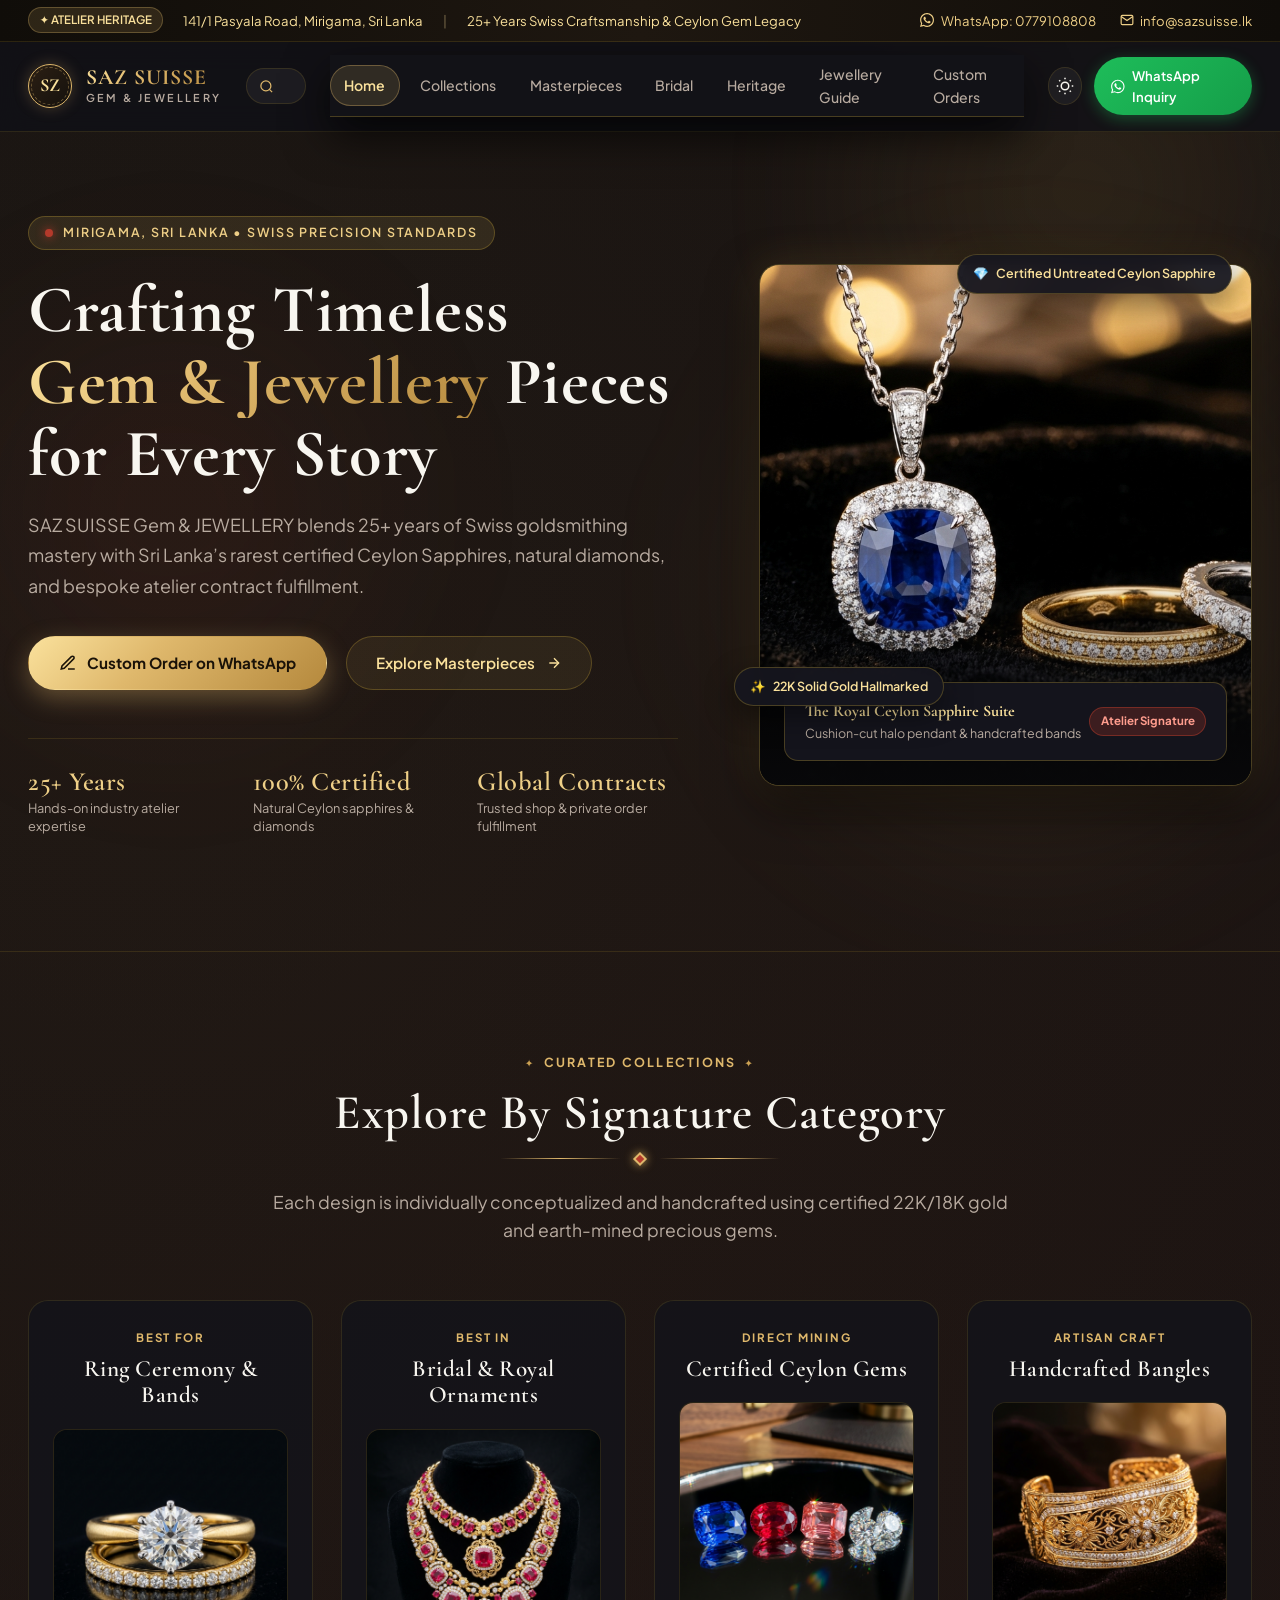
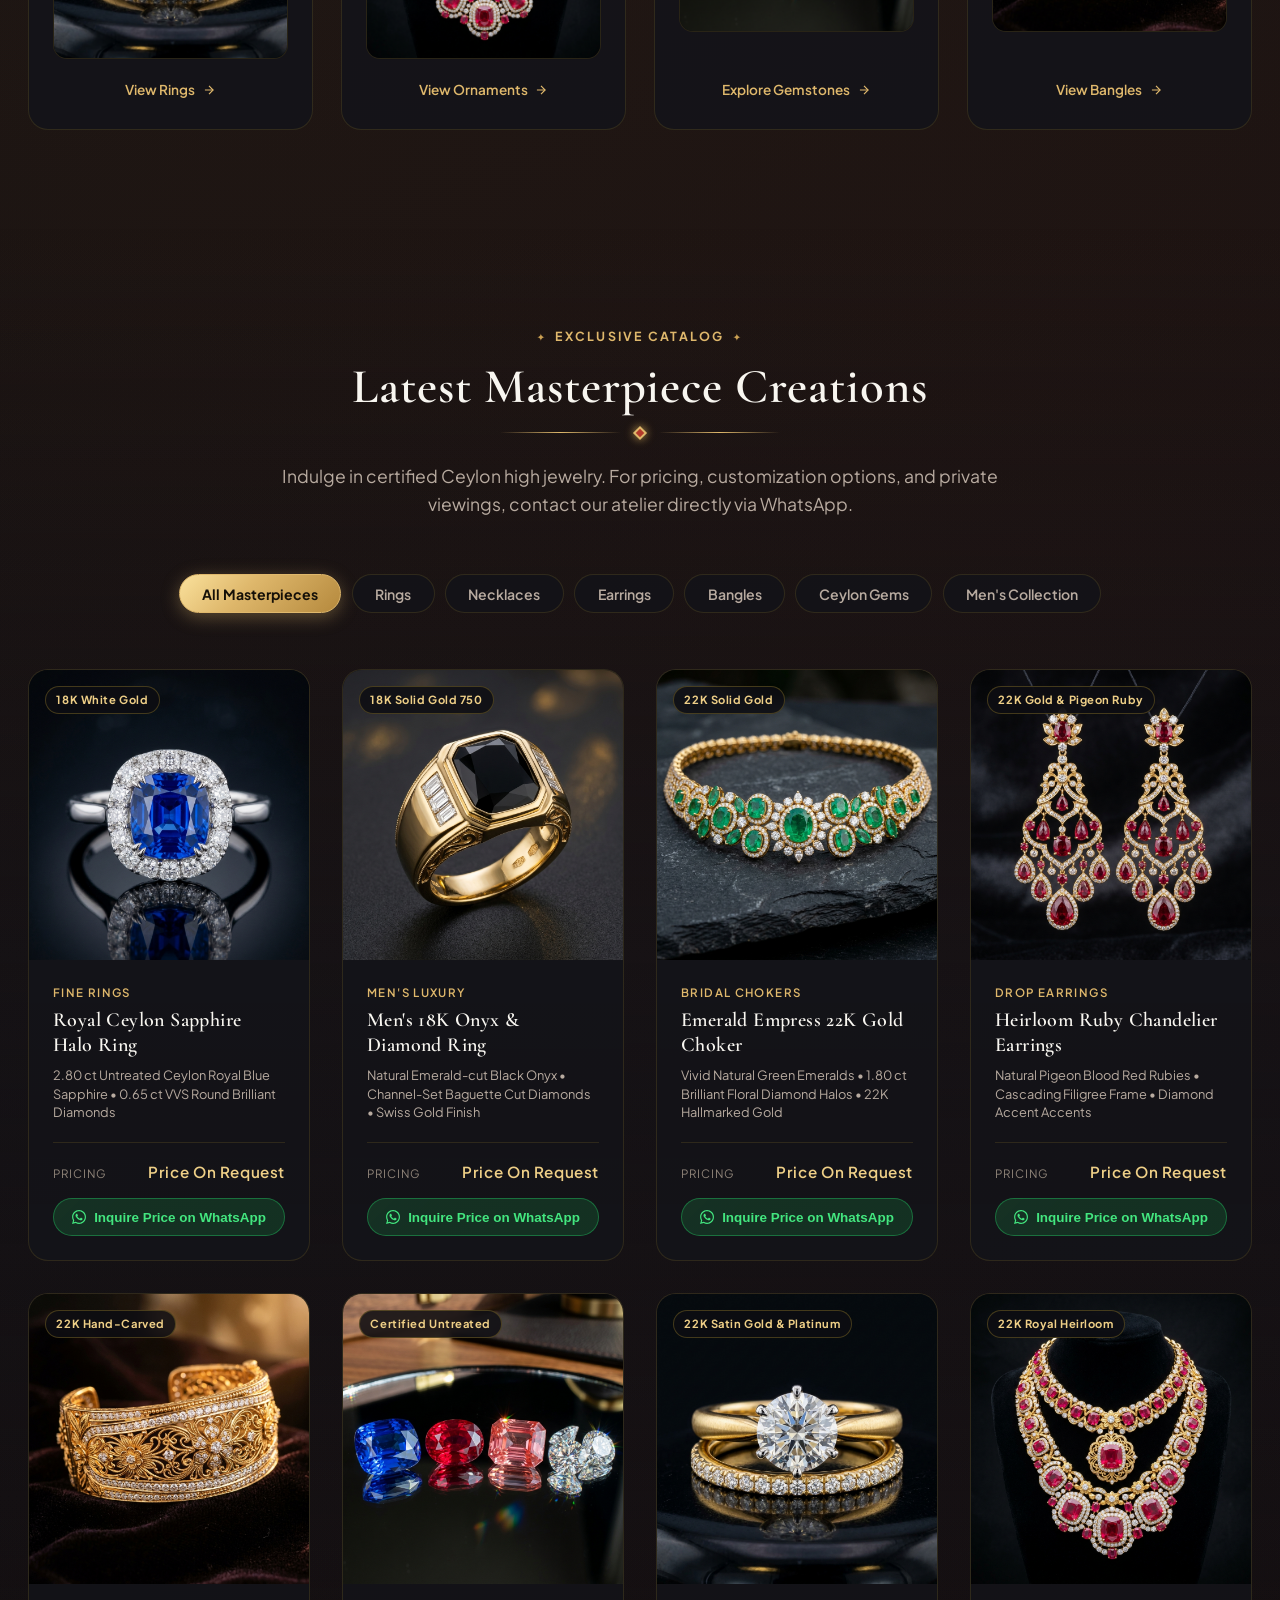
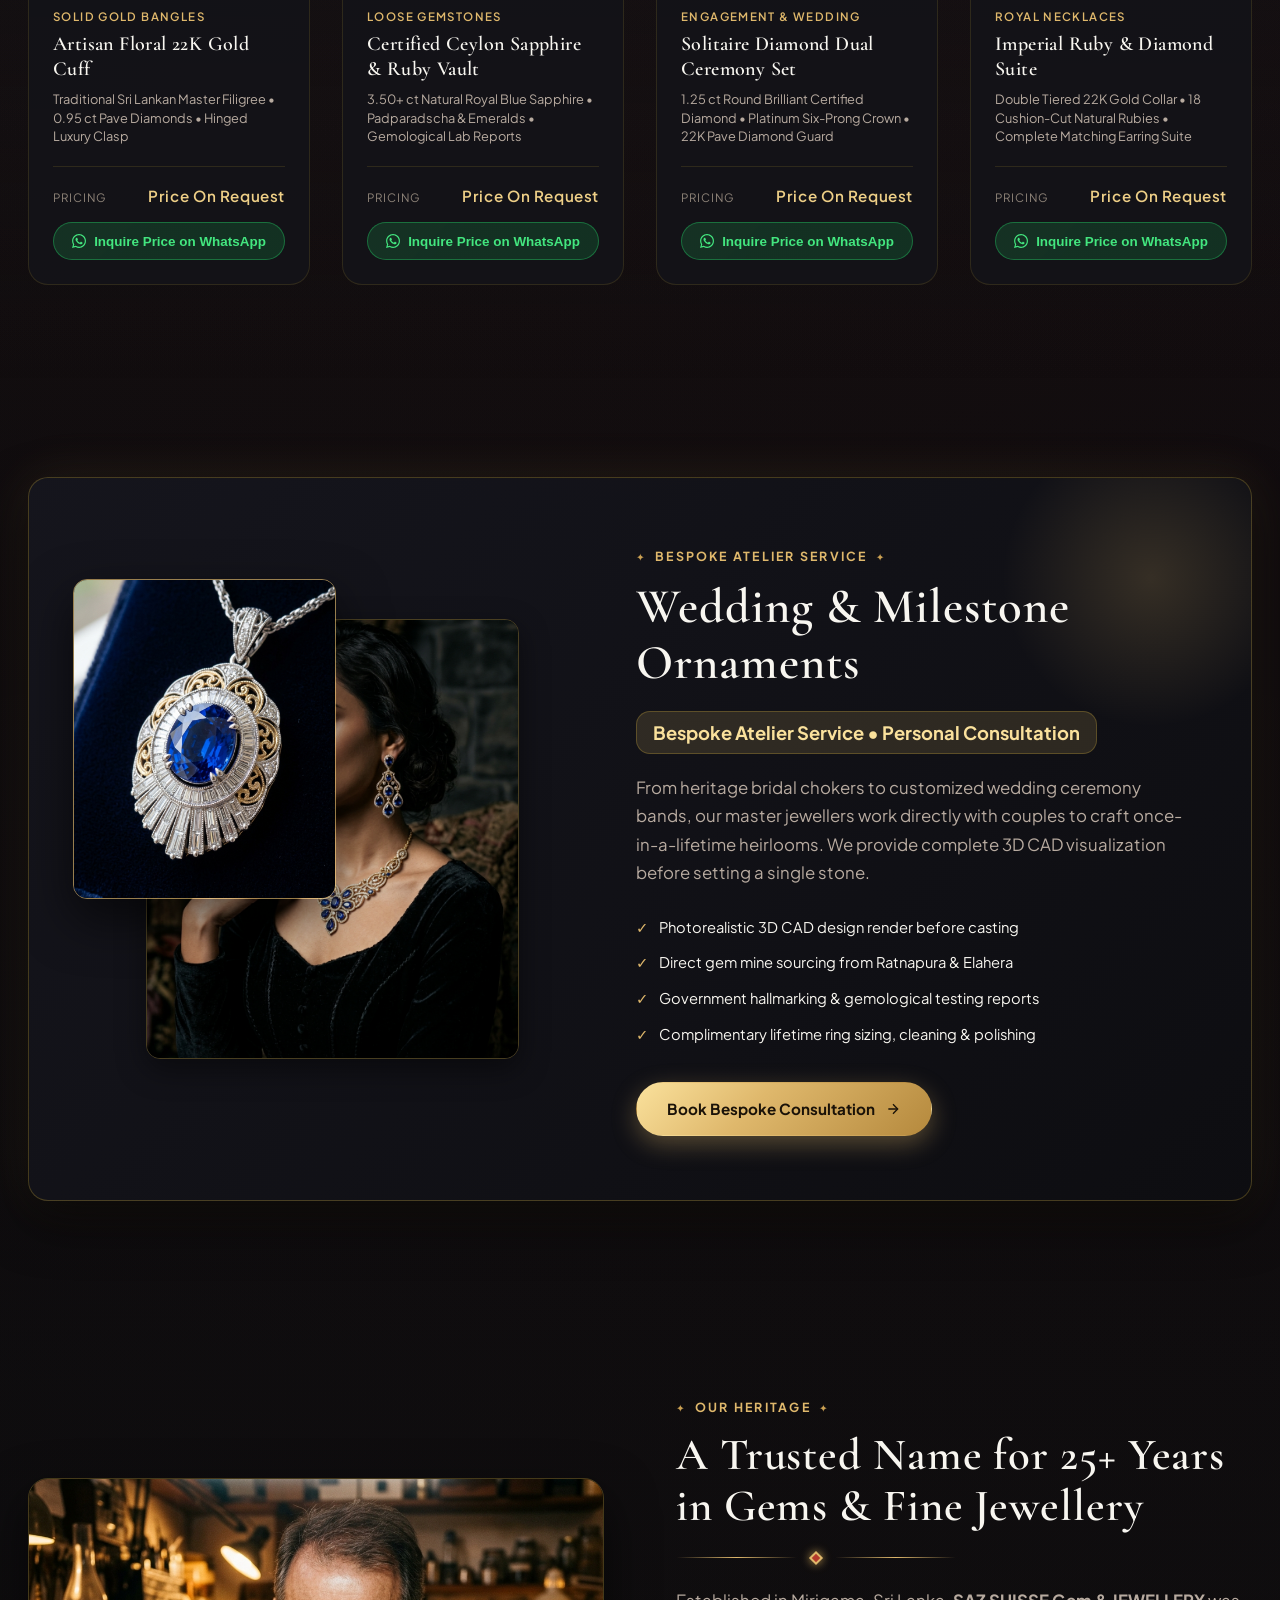
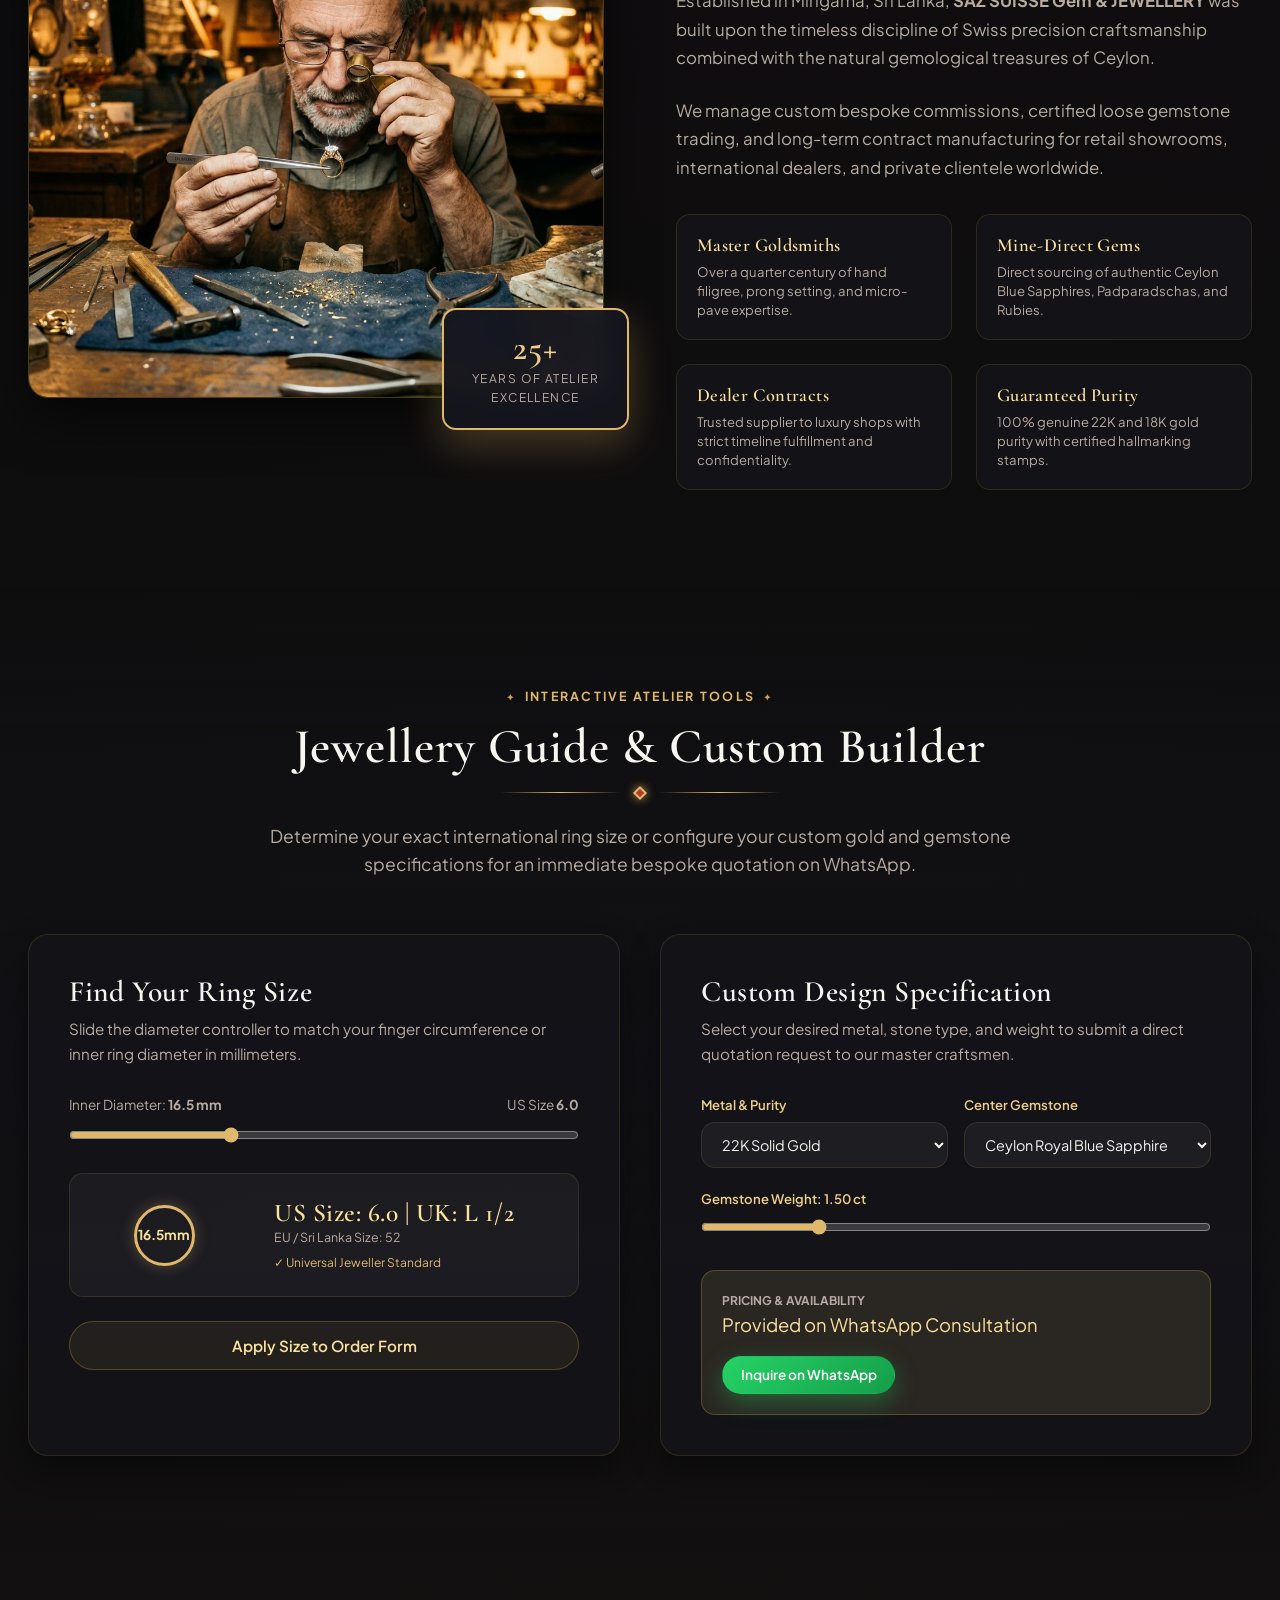
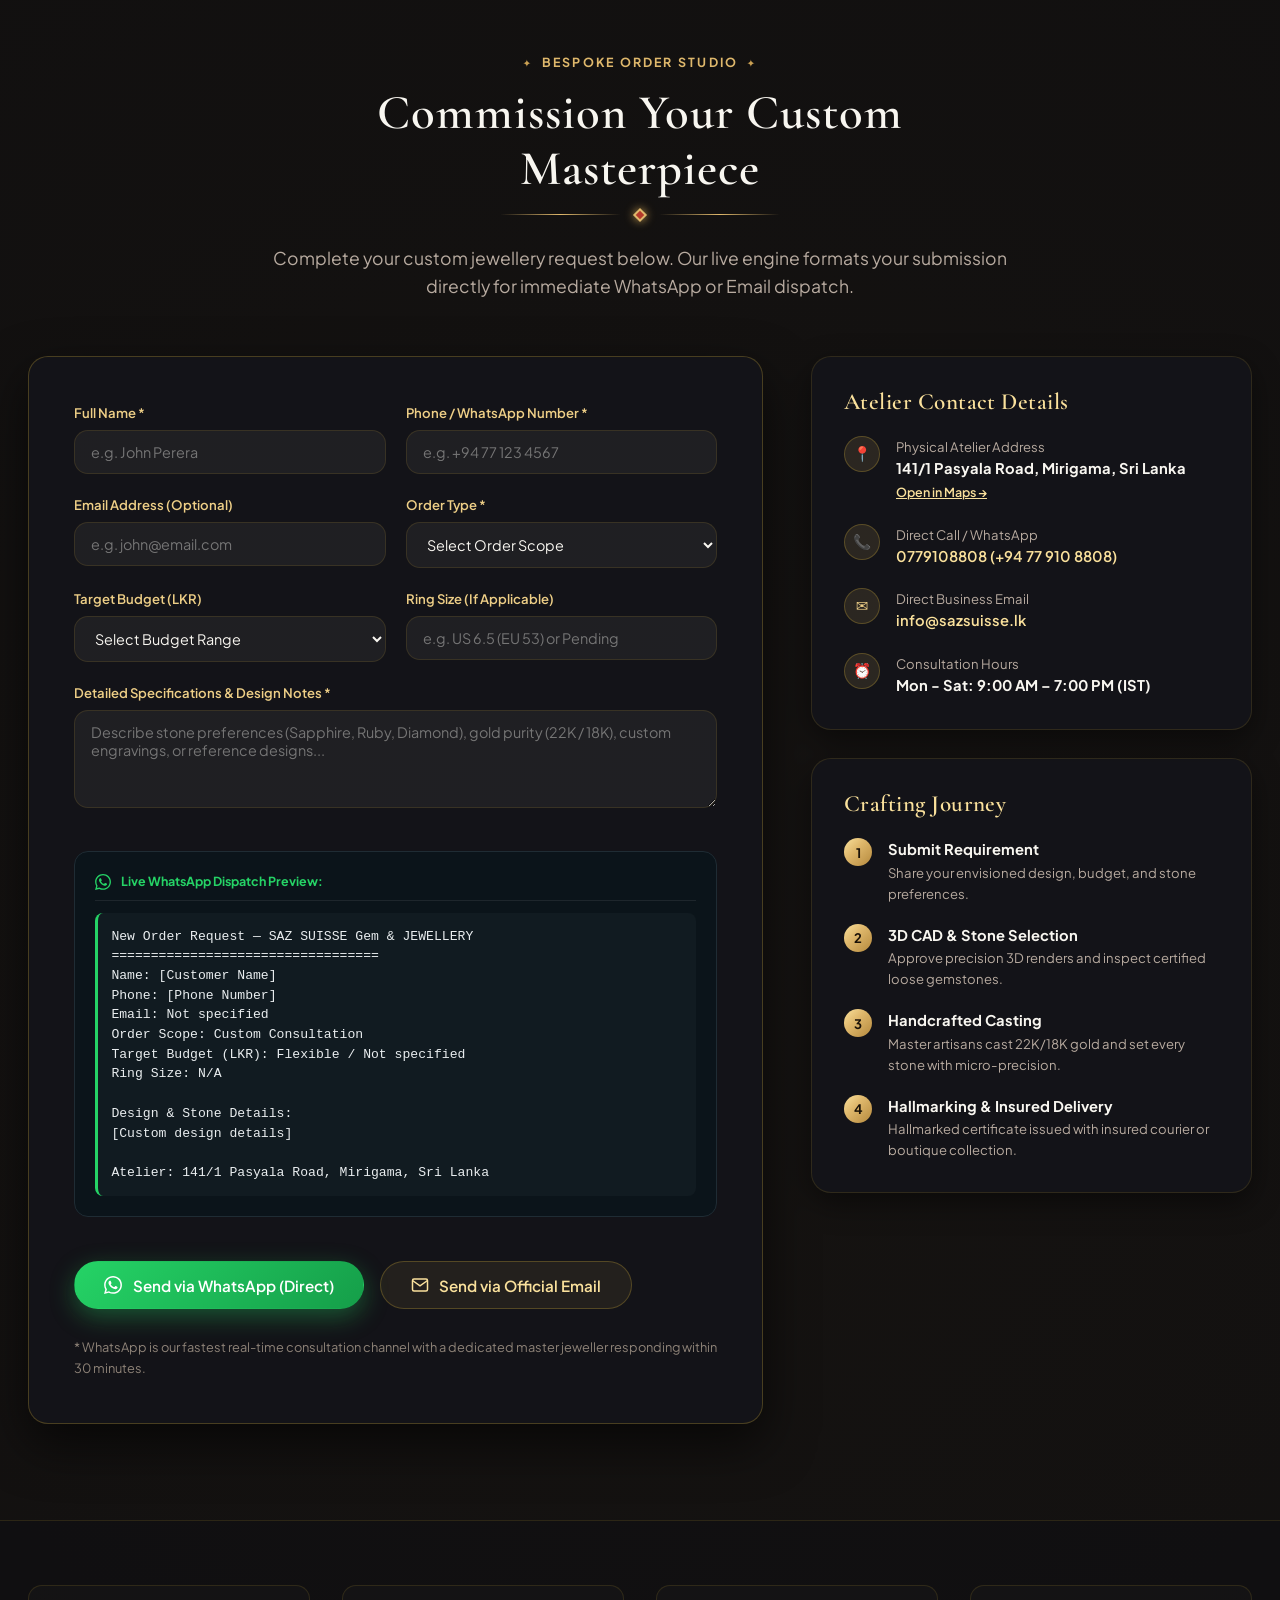
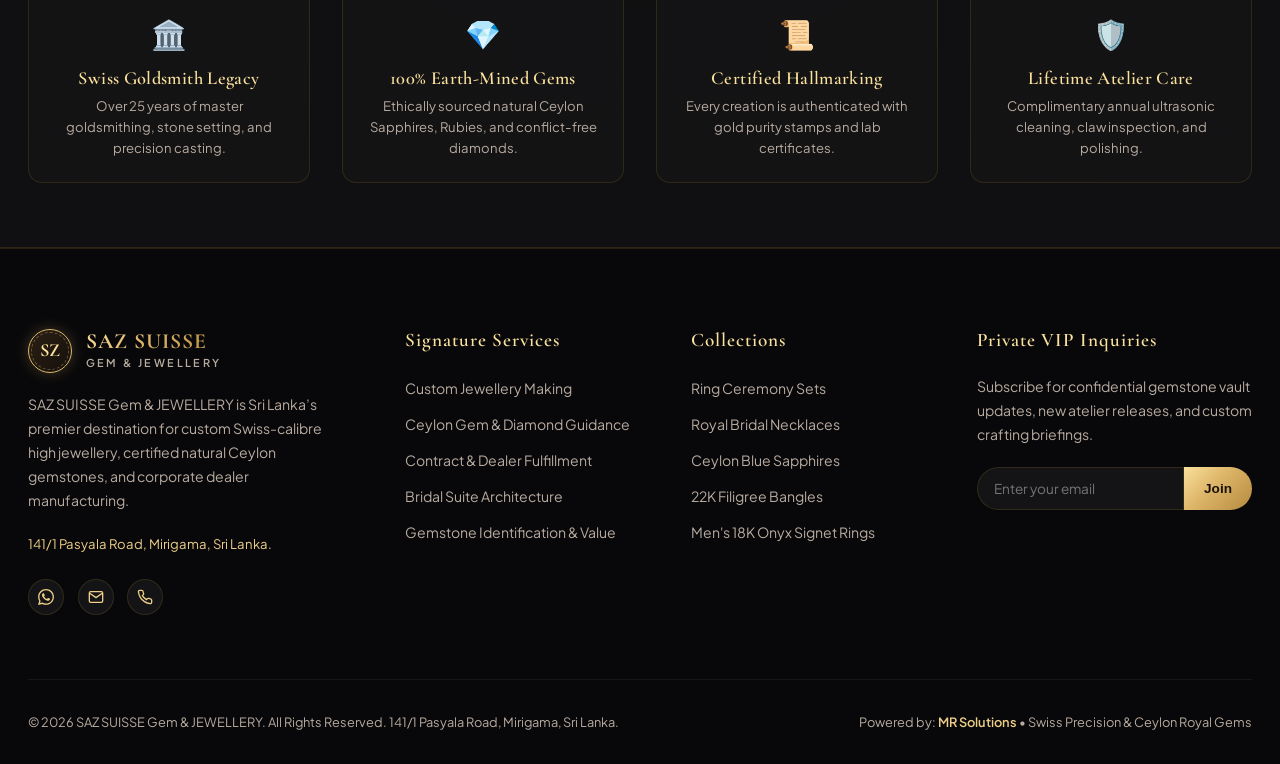
<file: index.html>
<!DOCTYPE html>
<html lang="en" data-theme="dark">
<head>
  <meta charset="UTF-8">
  <meta name="viewport" content="width=device-width, initial-scale=1.0">
  <title>SAZ SUISSE Gem & JEWELLERY | Swiss Craftsmanship & Ceylon Gemstones</title>
  <meta name="description" content="SAZ SUISSE Gem & JEWELLERY in Mirigama, Sri Lanka. Bespoke high jewellery, certified natural Ceylon sapphires, rubies, diamonds, and trusted contract manufacturing with 25+ years of master atelier expertise.">
  
  <!-- Favicon -->
  <link rel="icon" type="image/png" href="images/1.png">
  
  <!-- Google Fonts: Cormorant Garamond & Plus Jakarta Sans -->
  <link rel="preconnect" href="https://fonts.googleapis.com">
  <link rel="preconnect" href="https://fonts.gstatic.com" crossorigin>
  <link href="https://fonts.googleapis.com/css2?family=Cormorant+Garamond:ital,wght@0,400;0,500;0,600;0,700;1,400;1,600&family=Plus+Jakarta+Sans:wght@300;400;500;600;700;800&display=swap" rel="stylesheet">
  
  <!-- Stylesheet -->
  <link rel="stylesheet" href="styles.css">
</head>
<body>
  <div class="bg-ambient-glow" aria-hidden="true"></div>

  <!-- Top Announcement Bar -->
  <div class="top-bar">
    <div class="top-bar-left">
      <span class="top-badge">✦ ATELIER HERITAGE</span>
      <span>141/1 Pasyala Road, Mirigama, Sri Lanka</span>
      <span style="opacity: 0.4;">|</span>
      <span>25+ Years Swiss Craftsmanship & Ceylon Gem Legacy</span>
    </div>
    <div class="top-bar-right">
      <a href="https://wa.me/94779108808" target="_blank" rel="noopener" class="top-bar-link">
        <svg width="14" height="14" viewBox="0 0 24 24" fill="currentColor"><path d="M.057 24l1.687-6.163c-1.041-1.804-1.588-3.849-1.587-5.946.003-6.556 5.338-11.891 11.893-11.891 3.181.001 6.167 1.24 8.413 3.488 2.245 2.248 3.481 5.236 3.48 8.414-.003 6.557-5.338 11.892-11.893 11.892-1.99-.001-3.951-.5-5.688-1.448l-6.305 1.654zm6.597-3.807c1.676.995 3.276 1.591 5.392 1.592 5.448 0 9.886-4.434 9.889-9.885.002-5.462-4.415-9.89-9.881-9.892-5.452 0-9.887 4.434-9.889 9.884-.001 2.225.651 3.891 1.746 5.634l-.999 3.648 3.742-.981zm11.387-5.464c-.074-.124-.272-.198-.57-.347-.297-.149-1.758-.868-2.031-.967-.272-.099-.47-.149-.669.149-.198.297-.768.967-.941 1.165-.173.198-.347.223-.644.074-.297-.149-1.255-.462-2.39-1.475-.883-.788-1.48-1.761-1.653-2.059-.173-.297-.018-.458.13-.606.134-.133.297-.347.446-.521.151-.172.2-.296.3-.495.099-.198.05-.372-.025-.521-.075-.148-.669-1.611-.916-2.206-.242-.579-.487-.501-.669-.51l-.57-.01c-.198 0-.52.074-.792.372s-1.04 1.016-1.04 2.479 1.065 2.876 1.213 3.074c.149.198 2.095 3.2 5.076 4.487.709.306 1.263.489 1.694.626.712.226 1.36.194 1.872.118.571-.085 1.758-.719 2.006-1.413.248-.695.248-1.29.173-1.414z"/></svg>
        WhatsApp: 0779108808
      </a>
      <a href="mailto:info@sazsuisse.lk" class="top-bar-link">
        <svg width="14" height="14" viewBox="0 0 24 24" fill="none" stroke="currentColor" stroke-width="2"><path d="M4 4h16c1.1 0 2 .9 2 2v12c0 1.1-.9 2-2 2H4c-1.1 0-2-.9-2-2V6c0-1.1.9-2 2-2z"/><polyline points="22,6 12,13 2,6"/></svg>
        info@sazsuisse.lk
      </a>
    </div>
  </div>

  <!-- Main Site Header -->
  <header class="site-header" id="siteHeader">
    <div class="header-container">
      <!-- Brand Logo -->
      <a class="brand" href="#home" aria-label="SAZ SUISSE Gem and Jewellery Home">
        <div class="brand-crest">SZ</div>
        <div class="brand-info">
          <span class="brand-title">SAZ SUISSE</span>
          <span class="brand-subtitle">Gem & JEWELLERY</span>
        </div>
      </a>

      <!-- Live Search Bar -->
      <div class="header-search">
        <div class="search-input-wrapper">
          <span class="search-icon-left">
            <svg width="15" height="15" viewBox="0 0 24 24" fill="none" stroke="currentColor" stroke-width="2"><circle cx="11" cy="11" r="8"/><line x1="21" y1="21" x2="16.65" y2="16.65"/></svg>
          </span>
          <input type="text" id="catalogSearchInput" class="search-input" placeholder="Search rings, sapphires, bespoke sets..." aria-label="Search jewelry catalog">
        </div>
      </div>

      <!-- Navigation Links -->
      <nav class="site-nav" id="siteNav">
        <a class="nav-link active" href="#home">Home</a>
        <a class="nav-link" href="#categories">Collections</a>
        <a class="nav-link" href="#products">Masterpieces</a>
        <a class="nav-link" href="#spotlight">Bridal</a>
        <a class="nav-link" href="#about">Heritage</a>
        <a class="nav-link" href="#guides">Jewellery Guide</a>
        <a class="nav-link" href="#orders">Custom Orders</a>
      </nav>

      <!-- Header Actions -->
      <div class="header-actions">
        <!-- Theme Switcher (Obsidian Dark / Ivory Champagne) -->
        <button id="themeToggleBtn" class="icon-btn" title="Toggle Obsidian Dark / Ivory Champagne Theme" aria-label="Toggle theme">
          <svg id="themeIconSun" width="18" height="18" viewBox="0 0 24 24" fill="none" stroke="currentColor" stroke-width="2"><circle cx="12" cy="12" r="5"/><line x1="12" y1="1" x2="12" y2="3"/><line x1="12" y1="21" x2="12" y2="23"/><line x1="4.22" y1="4.22" x2="5.64" y2="5.64"/><line x1="18.36" y1="18.36" x2="19.78" y2="19.78"/><line x1="1" y1="12" x2="3" y2="12"/><line x1="21" y1="12" x2="23" y2="12"/><line x1="4.22" y1="19.78" x2="5.64" y2="18.36"/><line x1="18.36" y1="5.64" x2="19.78" y2="4.22"/></svg>
        </button>

        <!-- WhatsApp Direct Contact Button -->
        <a href="https://wa.me/94779108808?text=Hello%20SAZ%20SUISSE%20Gem%20%26%20Jewellery%2C%20I%20would%20like%20to%20inquire%20about%20your%20pieces." target="_blank" rel="noopener" class="btn-whatsapp-header" aria-label="Direct WhatsApp Order">
          <svg width="15" height="15" viewBox="0 0 24 24" fill="currentColor"><path d="M.057 24l1.687-6.163c-1.041-1.804-1.588-3.849-1.587-5.946.003-6.556 5.338-11.891 11.893-11.891 3.181.001 6.167 1.24 8.413 3.488 2.245 2.248 3.481 5.236 3.48 8.414-.003 6.557-5.338 11.892-11.893 11.892-1.99-.001-3.951-.5-5.688-1.448l-6.305 1.654zm6.597-3.807c1.676.995 3.276 1.591 5.392 1.592 5.448 0 9.886-4.434 9.889-9.885.002-5.462-4.415-9.89-9.881-9.892-5.452 0-9.887 4.434-9.889 9.884-.001 2.225.651 3.891 1.746 5.634l-.999 3.648 3.742-.981zm11.387-5.464c-.074-.124-.272-.198-.57-.347-.297-.149-1.758-.868-2.031-.967-.272-.099-.47-.149-.669.149-.198.297-.768.967-.941 1.165-.173.198-.347.223-.644.074-.297-.149-1.255-.462-2.39-1.475-.883-.788-1.48-1.761-1.653-2.059-.173-.297-.018-.458.13-.606.134-.133.297-.347.446-.521.151-.172.2-.296.3-.495.099-.198.05-.372-.025-.521-.075-.148-.669-1.611-.916-2.206-.242-.579-.487-.501-.669-.51l-.57-.01c-.198 0-.52.074-.792.372s-1.04 1.016-1.04 2.479 1.065 2.876 1.213 3.074c.149.198 2.095 3.2 5.076 4.487.709.306 1.263.489 1.694.626.712.226 1.36.194 1.872.118.571-.085 1.758-.719 2.006-1.413.248-.695.248-1.29.173-1.414z"/></svg>
          <span>WhatsApp Inquiry</span>
        </a>

        <!-- Mobile Menu Hamburger -->
        <button class="menu-toggle-btn" id="menuToggleBtn" aria-label="Toggle navigation" aria-expanded="false">
          <span></span>
          <span></span>
          <span></span>
        </button>
      </div>
    </div>
  </header>

  <main>
    <!-- ==========================================================================
         HERO SECTION: Cinematic High Jewelry Stage
         ========================================================================== -->
    <section class="hero" id="home">
      <div class="hero-backdrop-glow" aria-hidden="true"></div>
      <div class="hero-grid">
        <div class="hero-copy reveal">
          <div class="hero-eyebrow-badge">
            <span class="pulse-dot"></span>
            <span>Mirigama, Sri Lanka • Swiss Precision Standards</span>
          </div>
          <h1>
            Crafting Timeless <br>
            <span class="gold-gradient-text">Gem & Jewellery</span> Pieces <br>
            for Every Story
          </h1>
          <p class="hero-lead">
            SAZ SUISSE Gem & JEWELLERY blends 25+ years of Swiss goldsmithing mastery with Sri Lanka’s rarest certified Ceylon Sapphires, natural diamonds, and bespoke atelier contract fulfillment.
          </p>
          <div class="hero-actions">
            <a href="#orders" class="btn btn-gold">
              <svg width="18" height="18" viewBox="0 0 24 24" fill="none" stroke="currentColor" stroke-width="2"><path d="M12 20h9"/><path d="M16.5 3.5a2.121 2.121 0 0 1 3 3L7 19l-4 1 1-4L16.5 3.5z"/></svg>
              <span>Custom Order on WhatsApp</span>
            </a>
            <a href="#products" class="btn btn-ghost-gold">
              <span>Explore Masterpieces</span>
              <svg width="16" height="16" viewBox="0 0 24 24" fill="none" stroke="currentColor" stroke-width="2"><line x1="5" y1="12" x2="19" y2="12"/><polyline points="12 5 19 12 12 19"/></svg>
            </a>
          </div>
          <div class="hero-trust-row">
            <div class="trust-item">
              <h4>25+ Years</h4>
              <p>Hands-on industry atelier expertise</p>
            </div>
            <div class="trust-item">
              <h4>100% Certified</h4>
              <p>Natural Ceylon sapphires & diamonds</p>
            </div>
            <div class="trust-item">
              <h4>Global Contracts</h4>
              <p>Trusted shop & private order fulfillment</p>
            </div>
          </div>
        </div>

        <div class="hero-visual-wrapper reveal">
          <div class="hero-mini-tag mini-tag-1">
            <span>💎</span> Certified Untreated Ceylon Sapphire
          </div>
          <div class="hero-mini-tag mini-tag-2">
            <span>✨</span> 22K Solid Gold Hallmarked
          </div>
          <div class="hero-main-card">
            <img src="images/hero-luxury.jpg" alt="Exquisite Ceylon Sapphire and 22K Gold Wedding Bands by SAZ SUISSE">
            <div class="hero-floating-badge">
              <div class="badge-details">
                <h5>The Royal Ceylon Sapphire Suite</h5>
                <p>Cushion-cut halo pendant & handcrafted bands</p>
              </div>
              <span class="badge-tag">Atelier Signature</span>
            </div>
          </div>
        </div>
      </div>
    </section>

    <!-- ==========================================================================
         CURATED CATEGORIES (From Behance Reference 1)
         ========================================================================== -->
    <section class="section-categories" id="categories">
      <div class="section-head reveal">
        <span class="eyebrow">Curated Collections</span>
        <h2>Explore By Signature Category</h2>
        <div class="ornament-divider" aria-hidden="true">
          <span class="ornament-line"></span>
          <span class="ornament-gem"></span>
          <span class="ornament-line"></span>
        </div>
        <p>Each design is individually conceptualized and handcrafted using certified 22K/18K gold and earth-mined precious gems.</p>
      </div>

      <div class="categories-grid">
        <!-- Category 1: Rings -->
        <a href="#products" class="category-card reveal" data-filter="rings">
          <span class="category-tag-sub">Best For</span>
          <h3 class="category-title">Ring Ceremony & Bands</h3>
          <div class="category-image-wrap">
            <img src="images/cat-rings.jpg" alt="22K Solitaire Diamond Ring Ceremony Sets">
          </div>
          <span class="category-cta-link">
            <span>View Rings</span>
            <svg width="14" height="14" viewBox="0 0 24 24" fill="none" stroke="currentColor" stroke-width="2"><line x1="5" y1="12" x2="19" y2="12"/><polyline points="12 5 19 12 12 19"/></svg>
          </span>
        </a>

        <!-- Category 2: Necklaces -->
        <a href="#products" class="category-card reveal" data-filter="necklaces">
          <span class="category-tag-sub">Best In</span>
          <h3 class="category-title">Bridal & Royal Ornaments</h3>
          <div class="category-image-wrap">
            <img src="images/cat-necklaces.jpg" alt="22K Gold and Ruby Bridal Necklaces">
          </div>
          <span class="category-cta-link">
            <span>View Ornaments</span>
            <svg width="14" height="14" viewBox="0 0 24 24" fill="none" stroke="currentColor" stroke-width="2"><line x1="5" y1="12" x2="19" y2="12"/><polyline points="12 5 19 12 12 19"/></svg>
          </span>
        </a>

        <!-- Category 3: Gemstones -->
        <a href="#products" class="category-card reveal" data-filter="gemstones">
          <span class="category-tag-sub">Direct Mining</span>
          <h3 class="category-title">Certified Ceylon Gems</h3>
          <div class="category-image-wrap">
            <img src="images/cat-gemstones.jpg" alt="Natural Ceylon Sapphires, Rubies, and Diamonds">
          </div>
          <span class="category-cta-link">
            <span>Explore Gemstones</span>
            <svg width="14" height="14" viewBox="0 0 24 24" fill="none" stroke="currentColor" stroke-width="2"><line x1="5" y1="12" x2="19" y2="12"/><polyline points="12 5 19 12 12 19"/></svg>
          </span>
        </a>

        <!-- Category 4: Bangles -->
        <a href="#products" class="category-card reveal" data-filter="bangles">
          <span class="category-tag-sub">Artisan Craft</span>
          <h3 class="category-title">Handcrafted Bangles</h3>
          <div class="category-image-wrap">
            <img src="images/cat-bangles.jpg" alt="Handcrafted 22K Gold and Diamond Cuff Bangles">
          </div>
          <span class="category-cta-link">
            <span>View Bangles</span>
            <svg width="14" height="14" viewBox="0 0 24 24" fill="none" stroke="currentColor" stroke-width="2"><line x1="5" y1="12" x2="19" y2="12"/><polyline points="12 5 19 12 12 19"/></svg>
          </span>
        </a>
      </div>
    </section>

    <!-- ==========================================================================
         LATEST MASTERPIECES / PRODUCT SHOWCASE
         ========================================================================== -->
    <section class="section-products" id="products">
      <div class="catalog-container">
        <div class="section-head reveal">
          <span class="eyebrow">Exclusive Catalog</span>
          <h2>Latest Masterpiece Creations</h2>
          <div class="ornament-divider" aria-hidden="true">
            <span class="ornament-line"></span>
            <span class="ornament-gem"></span>
            <span class="ornament-line"></span>
          </div>
          <p>Indulge in certified Ceylon high jewelry. For pricing, customization options, and private viewings, contact our atelier directly via WhatsApp.</p>
        </div>

        <!-- Filter Tab Buttons -->
        <div class="filter-tabs reveal">
          <button class="filter-btn active" data-category="all">All Masterpieces</button>
          <button class="filter-btn" data-category="rings">Rings</button>
          <button class="filter-btn" data-category="necklaces">Necklaces</button>
          <button class="filter-btn" data-category="earrings">Earrings</button>
          <button class="filter-btn" data-category="bangles">Bangles</button>
          <button class="filter-btn" data-category="gemstones">Ceylon Gems</button>
          <button class="filter-btn" data-category="mens">Men's Collection</button>
        </div>

        <!-- Products Grid -->
        <div class="products-grid" id="productsGrid">
          <!-- Product 1: Sapphire Halo Ring -->
          <article class="product-card reveal" data-category="rings" data-id="p1" data-name="Royal Ceylon Sapphire Halo Ring">
            <div class="product-media">
              <span class="product-badge-purity">18K White Gold</span>
              <img src="images/prod-sapphire-ring.jpg" alt="Royal Ceylon Sapphire Halo Ring">
            </div>
            <div class="product-info">
              <span class="product-category-sub">Fine Rings</span>
              <h3 class="product-name">Royal Ceylon Sapphire Halo Ring</h3>
              <p class="product-meta-spec">2.80 ct Untreated Ceylon Royal Blue Sapphire • 0.65 ct VVS Round Brilliant Diamonds</p>
              <div class="product-bottom-row">
                <div class="product-price-block">
                  <span class="price-sub">Pricing</span>
                  <span class="price-val">Price On Request</span>
                </div>
                <button class="btn-inquire-product" data-name="Royal Ceylon Sapphire Halo Ring" data-sku="SZ-RN-01">
                  <svg width="14" height="14" viewBox="0 0 24 24" fill="currentColor"><path d="M.057 24l1.687-6.163c-1.041-1.804-1.588-3.849-1.587-5.946.003-6.556 5.338-11.891 11.893-11.891 3.181.001 6.167 1.24 8.413 3.488 2.245 2.248 3.481 5.236 3.48 8.414-.003 6.557-5.338 11.892-11.893 11.892-1.99-.001-3.951-.5-5.688-1.448l-6.305 1.654zm6.597-3.807c1.676.995 3.276 1.591 5.392 1.592 5.448 0 9.886-4.434 9.889-9.885.002-5.462-4.415-9.89-9.881-9.892-5.452 0-9.887 4.434-9.889 9.884-.001 2.225.651 3.891 1.746 5.634l-.999 3.648 3.742-.981zm11.387-5.464c-.074-.124-.272-.198-.57-.347-.297-.149-1.758-.868-2.031-.967-.272-.099-.47-.149-.669.149-.198.297-.768.967-.941 1.165-.173.198-.347.223-.644.074-.297-.149-1.255-.462-2.39-1.475-.883-.788-1.48-1.761-1.653-2.059-.173-.297-.018-.458.13-.606.134-.133.297-.347.446-.521.151-.172.2-.296.3-.495.099-.198.05-.372-.025-.521-.075-.148-.669-1.611-.916-2.206-.242-.579-.487-.501-.669-.51l-.57-.01c-.198 0-.52.074-.792.372s-1.04 1.016-1.04 2.479 1.065 2.876 1.213 3.074c.149.198 2.095 3.2 5.076 4.487.709.306 1.263.489 1.694.626.712.226 1.36.194 1.872.118.571-.085 1.758-.719 2.006-1.413.248-.695.248-1.29.173-1.414z"/></svg>
                  <span>Inquire Price on WhatsApp</span>
                </button>
              </div>
            </div>
          </article>

          <!-- Product 2: Men's Onyx Signet Ring (Matching images/1.png) -->
          <article class="product-card reveal" data-category="mens" data-id="p2" data-name="Men's 18K Onyx & Baguette Diamond Ring">
            <div class="product-media">
              <span class="product-badge-purity">18K Solid Gold 750</span>
              <img src="images/prod-mens-ring.jpg" alt="Men's 18K Onyx and Diamond Signet Ring">
            </div>
            <div class="product-info">
              <span class="product-category-sub">Men's Luxury</span>
              <h3 class="product-name">Men's 18K Onyx & Diamond Ring</h3>
              <p class="product-meta-spec">Natural Emerald-cut Black Onyx • Channel-Set Baguette Cut Diamonds • Swiss Gold Finish</p>
              <div class="product-bottom-row">
                <div class="product-price-block">
                  <span class="price-sub">Pricing</span>
                  <span class="price-val">Price On Request</span>
                </div>
                <button class="btn-inquire-product" data-name="Men's 18K Onyx and Diamond Ring" data-sku="SZ-MN-02">
                  <svg width="14" height="14" viewBox="0 0 24 24" fill="currentColor"><path d="M.057 24l1.687-6.163c-1.041-1.804-1.588-3.849-1.587-5.946.003-6.556 5.338-11.891 11.893-11.891 3.181.001 6.167 1.24 8.413 3.488 2.245 2.248 3.481 5.236 3.48 8.414-.003 6.557-5.338 11.892-11.893 11.892-1.99-.001-3.951-.5-5.688-1.448l-6.305 1.654zm6.597-3.807c1.676.995 3.276 1.591 5.392 1.592 5.448 0 9.886-4.434 9.889-9.885.002-5.462-4.415-9.89-9.881-9.892-5.452 0-9.887 4.434-9.889 9.884-.001 2.225.651 3.891 1.746 5.634l-.999 3.648 3.742-.981zm11.387-5.464c-.074-.124-.272-.198-.57-.347-.297-.149-1.758-.868-2.031-.967-.272-.099-.47-.149-.669.149-.198.297-.768.967-.941 1.165-.173.198-.347.223-.644.074-.297-.149-1.255-.462-2.39-1.475-.883-.788-1.48-1.761-1.653-2.059-.173-.297-.018-.458.13-.606.134-.133.297-.347.446-.521.151-.172.2-.296.3-.495.099-.198.05-.372-.025-.521-.075-.148-.669-1.611-.916-2.206-.242-.579-.487-.501-.669-.51l-.57-.01c-.198 0-.52.074-.792.372s-1.04 1.016-1.04 2.479 1.065 2.876 1.213 3.074c.149.198 2.095 3.2 5.076 4.487.709.306 1.263.489 1.694.626.712.226 1.36.194 1.872.118.571-.085 1.758-.719 2.006-1.413.248-.695.248-1.29.173-1.414z"/></svg>
                  <span>Inquire Price on WhatsApp</span>
                </button>
              </div>
            </div>
          </article>

          <!-- Product 3: Emerald Choker -->
          <article class="product-card reveal" data-category="necklaces" data-id="p3" data-name="Emerald Empress 22K Gold Choker">
            <div class="product-media">
              <span class="product-badge-purity">22K Solid Gold</span>
              <img src="images/prod-emerald-choker.jpg" alt="Emerald Empress 22K Gold Choker">
            </div>
            <div class="product-info">
              <span class="product-category-sub">Bridal Chokers</span>
              <h3 class="product-name">Emerald Empress 22K Gold Choker</h3>
              <p class="product-meta-spec">Vivid Natural Green Emeralds • 1.80 ct Brilliant Floral Diamond Halos • 22K Hallmarked Gold</p>
              <div class="product-bottom-row">
                <div class="product-price-block">
                  <span class="price-sub">Pricing</span>
                  <span class="price-val">Price On Request</span>
                </div>
                <button class="btn-inquire-product" data-name="Emerald Empress 22K Gold Choker" data-sku="SZ-NK-03">
                  <svg width="14" height="14" viewBox="0 0 24 24" fill="currentColor"><path d="M.057 24l1.687-6.163c-1.041-1.804-1.588-3.849-1.587-5.946.003-6.556 5.338-11.891 11.893-11.891 3.181.001 6.167 1.24 8.413 3.488 2.245 2.248 3.481 5.236 3.48 8.414-.003 6.557-5.338 11.892-11.893 11.892-1.99-.001-3.951-.5-5.688-1.448l-6.305 1.654zm6.597-3.807c1.676.995 3.276 1.591 5.392 1.592 5.448 0 9.886-4.434 9.889-9.885.002-5.462-4.415-9.89-9.881-9.892-5.452 0-9.887 4.434-9.889 9.884-.001 2.225.651 3.891 1.746 5.634l-.999 3.648 3.742-.981zm11.387-5.464c-.074-.124-.272-.198-.57-.347-.297-.149-1.758-.868-2.031-.967-.272-.099-.47-.149-.669.149-.198.297-.768.967-.941 1.165-.173.198-.347.223-.644.074-.297-.149-1.255-.462-2.39-1.475-.883-.788-1.48-1.761-1.653-2.059-.173-.297-.018-.458.13-.606.134-.133.297-.347.446-.521.151-.172.2-.296.3-.495.099-.198.05-.372-.025-.521-.075-.148-.669-1.611-.916-2.206-.242-.579-.487-.501-.669-.51l-.57-.01c-.198 0-.52.074-.792.372s-1.04 1.016-1.04 2.479 1.065 2.876 1.213 3.074c.149.198 2.095 3.2 5.076 4.487.709.306 1.263.489 1.694.626.712.226 1.36.194 1.872.118.571-.085 1.758-.719 2.006-1.413.248-.695.248-1.29.173-1.414z"/></svg>
                  <span>Inquire Price on WhatsApp</span>
                </button>
              </div>
            </div>
          </article>

          <!-- Product 4: Ruby Chandelier Earrings -->
          <article class="product-card reveal" data-category="earrings" data-id="p4" data-name="Heirloom Ruby Chandelier Drop Earrings">
            <div class="product-media">
              <span class="product-badge-purity">22K Gold & Pigeon Ruby</span>
              <img src="images/prod-ruby-earrings.jpg" alt="Heirloom Ruby Chandelier Drop Earrings">
            </div>
            <div class="product-info">
              <span class="product-category-sub">Drop Earrings</span>
              <h3 class="product-name">Heirloom Ruby Chandelier Earrings</h3>
              <p class="product-meta-spec">Natural Pigeon Blood Red Rubies • Cascading Filigree Frame • Diamond Accent Accents</p>
              <div class="product-bottom-row">
                <div class="product-price-block">
                  <span class="price-sub">Pricing</span>
                  <span class="price-val">Price On Request</span>
                </div>
                <button class="btn-inquire-product" data-name="Heirloom Ruby Chandelier Earrings" data-sku="SZ-ER-04">
                  <svg width="14" height="14" viewBox="0 0 24 24" fill="currentColor"><path d="M.057 24l1.687-6.163c-1.041-1.804-1.588-3.849-1.587-5.946.003-6.556 5.338-11.891 11.893-11.891 3.181.001 6.167 1.24 8.413 3.488 2.245 2.248 3.481 5.236 3.48 8.414-.003 6.557-5.338 11.892-11.893 11.892-1.99-.001-3.951-.5-5.688-1.448l-6.305 1.654zm6.597-3.807c1.676.995 3.276 1.591 5.392 1.592 5.448 0 9.886-4.434 9.889-9.885.002-5.462-4.415-9.89-9.881-9.892-5.452 0-9.887 4.434-9.889 9.884-.001 2.225.651 3.891 1.746 5.634l-.999 3.648 3.742-.981zm11.387-5.464c-.074-.124-.272-.198-.57-.347-.297-.149-1.758-.868-2.031-.967-.272-.099-.47-.149-.669.149-.198.297-.768.967-.941 1.165-.173.198-.347.223-.644.074-.297-.149-1.255-.462-2.39-1.475-.883-.788-1.48-1.761-1.653-2.059-.173-.297-.018-.458.13-.606.134-.133.297-.347.446-.521.151-.172.2-.296.3-.495.099-.198.05-.372-.025-.521-.075-.148-.669-1.611-.916-2.206-.242-.579-.487-.501-.669-.51l-.57-.01c-.198 0-.52.074-.792.372s-1.04 1.016-1.04 2.479 1.065 2.876 1.213 3.074c.149.198 2.095 3.2 5.076 4.487.709.306 1.263.489 1.694.626.712.226 1.36.194 1.872.118.571-.085 1.758-.719 2.006-1.413.248-.695.248-1.29.173-1.414z"/></svg>
                  <span>Inquire Price on WhatsApp</span>
                </button>
              </div>
            </div>
          </article>

          <!-- Product 5: 22K Gold Floral Bangle -->
          <article class="product-card reveal" data-category="bangles" data-id="p5" data-name="Artisan Floral 22K Gold Cuff Bangle">
            <div class="product-media">
              <span class="product-badge-purity">22K Hand-Carved</span>
              <img src="images/cat-bangles.jpg" alt="Artisan Floral 22K Gold Cuff Bangle">
            </div>
            <div class="product-info">
              <span class="product-category-sub">Solid Gold Bangles</span>
              <h3 class="product-name">Artisan Floral 22K Gold Cuff</h3>
              <p class="product-meta-spec">Traditional Sri Lankan Master Filigree • 0.95 ct Pave Diamonds • Hinged Luxury Clasp</p>
              <div class="product-bottom-row">
                <div class="product-price-block">
                  <span class="price-sub">Pricing</span>
                  <span class="price-val">Price On Request</span>
                </div>
                <button class="btn-inquire-product" data-name="Artisan Floral 22K Gold Cuff Bangle" data-sku="SZ-BG-05">
                  <svg width="14" height="14" viewBox="0 0 24 24" fill="currentColor"><path d="M.057 24l1.687-6.163c-1.041-1.804-1.588-3.849-1.587-5.946.003-6.556 5.338-11.891 11.893-11.891 3.181.001 6.167 1.24 8.413 3.488 2.245 2.248 3.481 5.236 3.48 8.414-.003 6.557-5.338 11.892-11.893 11.892-1.99-.001-3.951-.5-5.688-1.448l-6.305 1.654zm6.597-3.807c1.676.995 3.276 1.591 5.392 1.592 5.448 0 9.886-4.434 9.889-9.885.002-5.462-4.415-9.89-9.881-9.892-5.452 0-9.887 4.434-9.889 9.884-.001 2.225.651 3.891 1.746 5.634l-.999 3.648 3.742-.981zm11.387-5.464c-.074-.124-.272-.198-.57-.347-.297-.149-1.758-.868-2.031-.967-.272-.099-.47-.149-.669.149-.198.297-.768.967-.941 1.165-.173.198-.347.223-.644.074-.297-.149-1.255-.462-2.39-1.475-.883-.788-1.48-1.761-1.653-2.059-.173-.297-.018-.458.13-.606.134-.133.297-.347.446-.521.151-.172.2-.296.3-.495.099-.198.05-.372-.025-.521-.075-.148-.669-1.611-.916-2.206-.242-.579-.487-.501-.669-.51l-.57-.01c-.198 0-.52.074-.792.372s-1.04 1.016-1.04 2.479 1.065 2.876 1.213 3.074c.149.198 2.095 3.2 5.076 4.487.709.306 1.263.489 1.694.626.712.226 1.36.194 1.872.118.571-.085 1.758-.719 2.006-1.413.248-.695.248-1.29.173-1.414z"/></svg>
                  <span>Inquire Price on WhatsApp</span>
                </button>
              </div>
            </div>
          </article>

          <!-- Product 6: Natural Ceylon Loose Gemstones Selection -->
          <article class="product-card reveal" data-category="gemstones" data-id="p6" data-name="Certified Ceylon Royal Blue Sapphire & Gem Vault">
            <div class="product-media">
              <span class="product-badge-purity">Certified Untreated</span>
              <img src="images/cat-gemstones.jpg" alt="Certified Ceylon Royal Blue Sapphire and Loose Gemstones">
            </div>
            <div class="product-info">
              <span class="product-category-sub">Loose Gemstones</span>
              <h3 class="product-name">Certified Ceylon Sapphire & Ruby Vault</h3>
              <p class="product-meta-spec">3.50+ ct Natural Royal Blue Sapphire • Padparadscha & Emeralds • Gemological Lab Reports</p>
              <div class="product-bottom-row">
                <div class="product-price-block">
                  <span class="price-sub">Pricing</span>
                  <span class="price-val">Price On Request</span>
                </div>
                <button class="btn-inquire-product" data-name="Certified Ceylon Sapphire and Ruby Vault" data-sku="SZ-GM-06">
                  <svg width="14" height="14" viewBox="0 0 24 24" fill="currentColor"><path d="M.057 24l1.687-6.163c-1.041-1.804-1.588-3.849-1.587-5.946.003-6.556 5.338-11.891 11.893-11.891 3.181.001 6.167 1.24 8.413 3.488 2.245 2.248 3.481 5.236 3.48 8.414-.003 6.557-5.338 11.892-11.893 11.892-1.99-.001-3.951-.5-5.688-1.448l-6.305 1.654zm6.597-3.807c1.676.995 3.276 1.591 5.392 1.592 5.448 0 9.886-4.434 9.889-9.885.002-5.462-4.415-9.89-9.881-9.892-5.452 0-9.887 4.434-9.889 9.884-.001 2.225.651 3.891 1.746 5.634l-.999 3.648 3.742-.981zm11.387-5.464c-.074-.124-.272-.198-.57-.347-.297-.149-1.758-.868-2.031-.967-.272-.099-.47-.149-.669.149-.198.297-.768.967-.941 1.165-.173.198-.347.223-.644.074-.297-.149-1.255-.462-2.39-1.475-.883-.788-1.48-1.761-1.653-2.059-.173-.297-.018-.458.13-.606.134-.133.297-.347.446-.521.151-.172.2-.296.3-.495.099-.198.05-.372-.025-.521-.075-.148-.669-1.611-.916-2.206-.242-.579-.487-.501-.669-.51l-.57-.01c-.198 0-.52.074-.792.372s-1.04 1.016-1.04 2.479 1.065 2.876 1.213 3.074c.149.198 2.095 3.2 5.076 4.487.709.306 1.263.489 1.694.626.712.226 1.36.194 1.872.118.571-.085 1.758-.719 2.006-1.413.248-.695.248-1.29.173-1.414z"/></svg>
                  <span>Inquire Price on WhatsApp</span>
                </button>
              </div>
            </div>
          </article>

          <!-- Product 7: Solitaire Diamond Engagement Set -->
          <article class="product-card reveal" data-category="rings" data-id="p7" data-name="Solitaire Diamond Dual Band Ceremony Ring">
            <div class="product-media">
              <span class="product-badge-purity">22K Satin Gold & Platinum</span>
              <img src="images/cat-rings.jpg" alt="Solitaire Diamond Dual Band Ceremony Ring">
            </div>
            <div class="product-info">
              <span class="product-category-sub">Engagement & Wedding</span>
              <h3 class="product-name">Solitaire Diamond Dual Ceremony Set</h3>
              <p class="product-meta-spec">1.25 ct Round Brilliant Certified Diamond • Platinum Six-Prong Crown • 22K Pave Diamond Guard</p>
              <div class="product-bottom-row">
                <div class="product-price-block">
                  <span class="price-sub">Pricing</span>
                  <span class="price-val">Price On Request</span>
                </div>
                <button class="btn-inquire-product" data-name="Solitaire Diamond Dual Ceremony Set" data-sku="SZ-RN-07">
                  <svg width="14" height="14" viewBox="0 0 24 24" fill="currentColor"><path d="M.057 24l1.687-6.163c-1.041-1.804-1.588-3.849-1.587-5.946.003-6.556 5.338-11.891 11.893-11.891 3.181.001 6.167 1.24 8.413 3.488 2.245 2.248 3.481 5.236 3.48 8.414-.003 6.557-5.338 11.892-11.893 11.892-1.99-.001-3.951-.5-5.688-1.448l-6.305 1.654zm6.597-3.807c1.676.995 3.276 1.591 5.392 1.592 5.448 0 9.886-4.434 9.889-9.885.002-5.462-4.415-9.89-9.881-9.892-5.452 0-9.887 4.434-9.889 9.884-.001 2.225.651 3.891 1.746 5.634l-.999 3.648 3.742-.981zm11.387-5.464c-.074-.124-.272-.198-.57-.347-.297-.149-1.758-.868-2.031-.967-.272-.099-.47-.149-.669.149-.198.297-.768.967-.941 1.165-.173.198-.347.223-.644.074-.297-.149-1.255-.462-2.39-1.475-.883-.788-1.48-1.761-1.653-2.059-.173-.297-.018-.458.13-.606.134-.133.297-.347.446-.521.151-.172.2-.296.3-.495.099-.198.05-.372-.025-.521-.075-.148-.669-1.611-.916-2.206-.242-.579-.487-.501-.669-.51l-.57-.01c-.198 0-.52.074-.792.372s-1.04 1.016-1.04 2.479 1.065 2.876 1.213 3.074c.149.198 2.095 3.2 5.076 4.487.709.306 1.263.489 1.694.626.712.226 1.36.194 1.872.118.571-.085 1.758-.719 2.006-1.413.248-.695.248-1.29.173-1.414z"/></svg>
                  <span>Inquire Price on WhatsApp</span>
                </button>
              </div>
            </div>
          </article>

          <!-- Product 8: Imperial Ruby & Diamond Bridal Necklace -->
          <article class="product-card reveal" data-category="necklaces" data-id="p8" data-name="Imperial Ruby & Diamond Master Necklace">
            <div class="product-media">
              <span class="product-badge-purity">22K Royal Heirloom</span>
              <img src="images/cat-necklaces.jpg" alt="Imperial Ruby and Diamond Master Bridal Necklace">
            </div>
            <div class="product-info">
              <span class="product-category-sub">Royal Necklaces</span>
              <h3 class="product-name">Imperial Ruby & Diamond Suite</h3>
              <p class="product-meta-spec">Double Tiered 22K Gold Collar • 18 Cushion-Cut Natural Rubies • Complete Matching Earring Suite</p>
              <div class="product-bottom-row">
                <div class="product-price-block">
                  <span class="price-sub">Pricing</span>
                  <span class="price-val">Price On Request</span>
                </div>
                <button class="btn-inquire-product" data-name="Imperial Ruby & Diamond Suite" data-sku="SZ-NK-08">
                  <svg width="14" height="14" viewBox="0 0 24 24" fill="currentColor"><path d="M.057 24l1.687-6.163c-1.041-1.804-1.588-3.849-1.587-5.946.003-6.556 5.338-11.891 11.893-11.891 3.181.001 6.167 1.24 8.413 3.488 2.245 2.248 3.481 5.236 3.48 8.414-.003 6.557-5.338 11.892-11.893 11.892-1.99-.001-3.951-.5-5.688-1.448l-6.305 1.654zm6.597-3.807c1.676.995 3.276 1.591 5.392 1.592 5.448 0 9.886-4.434 9.889-9.885.002-5.462-4.415-9.89-9.881-9.892-5.452 0-9.887 4.434-9.889 9.884-.001 2.225.651 3.891 1.746 5.634l-.999 3.648 3.742-.981zm11.387-5.464c-.074-.124-.272-.198-.57-.347-.297-.149-1.758-.868-2.031-.967-.272-.099-.47-.149-.669.149-.198.297-.768.967-.941 1.165-.173.198-.347.223-.644.074-.297-.149-1.255-.462-2.39-1.475-.883-.788-1.48-1.761-1.653-2.059-.173-.297-.018-.458.13-.606.134-.133.297-.347.446-.521.151-.172.2-.296.3-.495.099-.198.05-.372-.025-.521-.075-.148-.669-1.611-.916-2.206-.242-.579-.487-.501-.669-.51l-.57-.01c-.198 0-.52.074-.792.372s-1.04 1.016-1.04 2.479 1.065 2.876 1.213 3.074c.149.198 2.095 3.2 5.076 4.487.709.306 1.263.489 1.694.626.712.226 1.36.194 1.872.118.571-.085 1.758-.719 2.006-1.413.248-.695.248-1.29.173-1.414z"/></svg>
                  <span>Inquire Price on WhatsApp</span>
                </button>
              </div>
            </div>
          </article>
        </div>
      </div>
    </section>

    <!-- ==========================================================================
         SIGNATURE BRIDAL SPOTLIGHT
         ========================================================================== -->
    <section class="section-spotlight" id="spotlight">
      <div class="spotlight-card reveal">
        <div class="spotlight-dual-visual">
          <img src="images/spotlight-bridal.jpg" class="spotlight-img-main" alt="Model wearing SAZ SUISSE Bespoke Sapphire Bridal Suite">
          <img src="images/spotlight-gem.jpg" class="spotlight-img-accent" alt="Untreated Ceylon Sapphire Brooch Detail">
        </div>

        <div class="spotlight-content">
          <span class="eyebrow">Bespoke Atelier Service</span>
          <h3>Wedding & Milestone Ornaments</h3>
          <div class="spotlight-discount-badge">
            Bespoke Atelier Service • Personal Consultation
          </div>
          <p>
            From heritage bridal chokers to customized wedding ceremony bands, our master jewellers work directly with couples to craft once-in-a-lifetime heirlooms. We provide complete 3D CAD visualization before setting a single stone.
          </p>
          <ul class="spotlight-perks-list">
            <li>
              <span class="check-icon">✓</span>
              <span>Photorealistic 3D CAD design render before casting</span>
            </li>
            <li>
              <span class="check-icon">✓</span>
              <span>Direct gem mine sourcing from Ratnapura & Elahera</span>
            </li>
            <li>
              <span class="check-icon">✓</span>
              <span>Government hallmarking & gemological testing reports</span>
            </li>
            <li>
              <span class="check-icon">✓</span>
              <span>Complimentary lifetime ring sizing, cleaning & polishing</span>
            </li>
          </ul>
          <a href="#orders" class="btn btn-gold" id="btnBookConsultation">
            <span>Book Bespoke Consultation</span>
            <svg width="16" height="16" viewBox="0 0 24 24" fill="none" stroke="currentColor" stroke-width="2"><line x1="5" y1="12" x2="19" y2="12"/><polyline points="12 5 19 12 12 19"/></svg>
          </a>
        </div>
      </div>
    </section>

    <!-- ==========================================================================
         HERITAGE & ABOUT US: 25+ Years Mastery
         ========================================================================== -->
    <section class="section-about" id="about">
      <div class="about-grid">
        <div class="about-image-stage reveal">
          <img src="images/craft-workshop.jpg" alt="Master goldsmith in atelier examining gemstone with loupe">
          <div class="about-experience-stamp">
            <h4>25+</h4>
            <p>Years of Atelier<br>Excellence</p>
          </div>
        </div>

        <div class="about-content reveal">
          <span class="eyebrow">Our Heritage</span>
          <h2>A Trusted Name for 25+ Years in Gems & Fine Jewellery</h2>
          <div class="ornament-divider" style="margin-left: 0;" aria-hidden="true">
            <span class="ornament-line"></span>
            <span class="ornament-gem"></span>
            <span class="ornament-line"></span>
          </div>
          <p>
            Established in Mirigama, Sri Lanka, <strong>SAZ SUISSE Gem & JEWELLERY</strong> was built upon the timeless discipline of Swiss precision craftsmanship combined with the natural gemological treasures of Ceylon.
          </p>
          <p>
            We manage custom bespoke commissions, certified loose gemstone trading, and long-term contract manufacturing for retail showrooms, international dealers, and private clientele worldwide.
          </p>

          <div class="about-pillars">
            <div class="pillar-box">
              <h4>Master Goldsmiths</h4>
              <p>Over a quarter century of hand filigree, prong setting, and micro-pave expertise.</p>
            </div>
            <div class="pillar-box">
              <h4>Mine-Direct Gems</h4>
              <p>Direct sourcing of authentic Ceylon Blue Sapphires, Padparadschas, and Rubies.</p>
            </div>
            <div class="pillar-box">
              <h4>Dealer Contracts</h4>
              <p>Trusted supplier to luxury shops with strict timeline fulfillment and confidentiality.</p>
            </div>
            <div class="pillar-box">
              <h4>Guaranteed Purity</h4>
              <p>100% genuine 22K and 18K gold purity with certified hallmarking stamps.</p>
            </div>
          </div>
        </div>
      </div>
    </section>

    <!-- ==========================================================================
         INTERACTIVE JEWELLERY GUIDE & TOOLS
         ========================================================================== -->
    <section class="section-guides" id="guides">
      <div class="guides-container">
        <div class="section-head reveal">
          <span class="eyebrow">Interactive Atelier Tools</span>
          <h2>Jewellery Guide & Custom Builder</h2>
          <div class="ornament-divider" aria-hidden="true">
            <span class="ornament-line"></span>
            <span class="ornament-gem"></span>
            <span class="ornament-line"></span>
          </div>
          <p>Determine your exact international ring size or configure your custom gold and gemstone specifications for an immediate bespoke quotation on WhatsApp.</p>
        </div>

        <div class="guides-grid">
          <!-- Guide 1: Interactive Ring Size Finder -->
          <div class="guide-card reveal">
            <h3>Find Your Ring Size</h3>
            <p>Slide the diameter controller to match your finger circumference or inner ring diameter in millimeters.</p>
            
            <div class="ring-slider-group">
              <div class="slider-labels">
                <span>Inner Diameter: <strong id="diameterReadout">16.5 mm</strong></span>
                <span>US Size <strong id="usSizeReadout">6.0</strong></span>
              </div>
              <input type="range" id="ringSizeSlider" class="ring-size-slider" min="14" max="22" step="0.5" value="16.5" aria-label="Adjust ring diameter">
            </div>

            <div class="ring-preview-box">
              <div class="visual-ring-circle" id="visualRingCircle">
                <span id="circleMmText">16.5 mm</span>
              </div>
              <div class="size-readout">
                <h4>US Size: <span id="outUS">6</span> | UK: <span id="outUK">L 1/2</span></h4>
                <p>EU / Sri Lanka Size: <span id="outEU">52</span></p>
                <p style="margin-top: 0.35rem; font-size: 0.75rem; color: var(--gold-400);">✓ Universal Jeweller Standard</p>
              </div>
            </div>

            <button class="btn btn-ghost-gold" id="btnApplyRingSize" style="width: 100%;">
              <span>Apply Size to Order Form</span>
            </button>
          </div>

          <!-- Guide 2: Custom Design Specification Builder -->
          <div class="guide-card reveal">
            <h3>Custom Design Specification</h3>
            <p>Select your desired metal, stone type, and weight to submit a direct quotation request to our master craftsmen.</p>
            
            <form id="estimatorForm" class="estimator-form">
              <div class="estimator-row">
                <div class="form-group">
                  <label for="estMetal">Metal & Purity</label>
                  <select id="estMetal" class="form-select">
                    <option value="22k" selected>22K Solid Gold</option>
                    <option value="18kw">18K White Gold</option>
                    <option value="18kr">18K Rose Gold</option>
                    <option value="plat">Platinum 950</option>
                  </select>
                </div>
                <div class="form-group">
                  <label for="estGem">Center Gemstone</label>
                  <select id="estGem" class="form-select">
                    <option value="sapphire" selected>Ceylon Royal Blue Sapphire</option>
                    <option value="ruby">Natural Pigeon Blood Ruby</option>
                    <option value="emerald">Vivid Green Emerald</option>
                    <option value="diamond">Certified Solitaire Diamond</option>
                  </select>
                </div>
              </div>

              <div class="form-group">
                <label for="estCarat">Gemstone Weight: <span id="caratVal">1.50</span> ct</label>
                <input type="range" id="estCarat" class="ring-size-slider" min="0.5" max="5.0" step="0.25" value="1.5" aria-label="Gemstone carat weight">
              </div>

              <div class="estimator-result-card">
                <div class="est-price-box">
                  <h5>Pricing & Availability</h5>
                  <div class="est-val" style="font-size: 1.15rem; color: var(--gold-200);">Provided on WhatsApp Consultation</div>
                </div>
                <button type="button" class="btn btn-whatsapp" id="btnSendEstToWhatsApp" style="padding: 0.6rem 1.1rem; font-size: 0.85rem;">
                  <span>Inquire on WhatsApp</span>
                </button>
              </div>
            </form>
          </div>
        </div>
      </div>
    </section>

    <!-- ==========================================================================
         ORDER STUDIO & DIRECT WHATSAPP INTEGRATION
         ========================================================================== -->
    <section class="section-orders" id="orders">
      <div class="section-head reveal">
        <span class="eyebrow">Bespoke Order Studio</span>
        <h2>Commission Your Custom Masterpiece</h2>
        <div class="ornament-divider" aria-hidden="true">
          <span class="ornament-line"></span>
          <span class="ornament-gem"></span>
          <span class="ornament-line"></span>
        </div>
        <p>Complete your custom jewellery request below. Our live engine formats your submission directly for immediate WhatsApp or Email dispatch.</p>
      </div>

      <div class="order-layout-grid">
        <!-- Order Form Card -->
        <article class="order-card-main reveal">
          <form id="orderForm" class="order-form-grid" novalidate>
            <div class="form-row-2">
              <div class="form-group">
                <label for="customerName">Full Name *</label>
                <input type="text" id="customerName" name="customerName" class="form-input" placeholder="e.g. John Perera" required>
              </div>
              <div class="form-group">
                <label for="contactNumber">Phone / WhatsApp Number *</label>
                <input type="tel" id="contactNumber" name="contactNumber" class="form-input" placeholder="e.g. +94 77 123 4567" required>
              </div>
            </div>

            <div class="form-row-2">
              <div class="form-group">
                <label for="emailAddress">Email Address (Optional)</label>
                <input type="email" id="emailAddress" name="emailAddress" class="form-input" placeholder="e.g. john@email.com">
              </div>
              <div class="form-group">
                <label for="orderType">Order Type *</label>
                <select id="orderType" name="orderType" class="form-select" required>
                  <option value="">Select Order Scope</option>
                  <option value="Custom Ring Ceremony">Custom Ring Ceremony / Wedding Band</option>
                  <option value="Bridal Necklace & Suite">Bridal Necklace & Ornaments Suite</option>
                  <option value="Ceylon Gem / Diamond Sourcing">Natural Ceylon Gem / Diamond Sourcing</option>
                  <option value="Handcrafted Bangles">Handcrafted Bangles & Bracelets</option>
                  <option value="Men's Luxury Ring / Signet">Men's Luxury Onyx / Gold Signet Ring</option>
                  <option value="Bulk Dealer / Shop Contract">Bulk Dealer / Commercial Contract Order</option>
                </select>
              </div>
            </div>

            <div class="form-row-2">
              <div class="form-group">
                <label for="budget">Target Budget (LKR)</label>
                <select id="budget" name="budget" class="form-select">
                  <option value="">Select Budget Range</option>
                  <option value="LKR 150,000 - 300,000">LKR 150,000 - 300,000</option>
                  <option value="LKR 300,000 - 600,000">LKR 300,000 - 600,000</option>
                  <option value="LKR 600,000 - 1,200,000">LKR 600,000 - 1,200,000</option>
                  <option value="LKR 1,200,000+ (High Jewellery)">LKR 1,200,000+ (High Jewellery)</option>
                  <option value="Dealer Wholesale Agreement">Commercial / Dealer Agreement</option>
                </select>
              </div>
              <div class="form-group">
                <label for="ringSizeField">Ring Size (If Applicable)</label>
                <input type="text" id="ringSizeField" name="ringSizeField" class="form-input" placeholder="e.g. US 6.5 (EU 53) or Pending">
              </div>
            </div>

            <div class="form-group">
              <label for="details">Detailed Specifications & Design Notes *</label>
              <textarea id="details" name="details" class="form-textarea" rows="4" placeholder="Describe stone preferences (Sapphire, Ruby, Diamond), gold purity (22K / 18K), custom engravings, or reference designs..." required></textarea>
            </div>

            <!-- Real-time WhatsApp Message Preview -->
            <div class="wa-preview-box">
              <div class="wa-preview-header">
                <svg width="16" height="16" viewBox="0 0 24 24" fill="currentColor"><path d="M.057 24l1.687-6.163c-1.041-1.804-1.588-3.849-1.587-5.946.003-6.556 5.338-11.891 11.893-11.891 3.181.001 6.167 1.24 8.413 3.488 2.245 2.248 3.481 5.236 3.48 8.414-.003 6.557-5.338 11.892-11.893 11.892-1.99-.001-3.951-.5-5.688-1.448l-6.305 1.654zm6.597-3.807c1.676.995 3.276 1.591 5.392 1.592 5.448 0 9.886-4.434 9.889-9.885.002-5.462-4.415-9.89-9.881-9.892-5.452 0-9.887 4.434-9.889 9.884-.001 2.225.651 3.891 1.746 5.634l-.999 3.648 3.742-.981zm11.387-5.464c-.074-.124-.272-.198-.57-.347-.297-.149-1.758-.868-2.031-.967-.272-.099-.47-.149-.669.149-.198.297-.768.967-.941 1.165-.173.198-.347.223-.644.074-.297-.149-1.255-.462-2.39-1.475-.883-.788-1.48-1.761-1.653-2.059-.173-.297-.018-.458.13-.606.134-.133.297-.347.446-.521.151-.172.2-.296.3-.495.099-.198.05-.372-.025-.521-.075-.148-.669-1.611-.916-2.206-.242-.579-.487-.501-.669-.51l-.57-.01c-.198 0-.52.074-.792.372s-1.04 1.016-1.04 2.479 1.065 2.876 1.213 3.074c.149.198 2.095 3.2 5.076 4.487.709.306 1.263.489 1.694.626.712.226 1.36.194 1.872.118.571-.085 1.758-.719 2.006-1.413.248-.695.248-1.29.173-1.414z"/></svg>
                <span>Live WhatsApp Dispatch Preview:</span>
              </div>
              <div id="waPreviewText" class="wa-preview-content">New Order Request — SAZ SUISSE Gem & JEWELLERY
Name: [Awaiting Input]
Phone: [Awaiting Input]
Scope: Custom Consultation
Details: [Enter your specifications above]</div>
            </div>

            <div class="order-submit-actions">
              <button type="button" class="btn btn-whatsapp" id="sendWhatsappBtn">
                <svg width="18" height="18" viewBox="0 0 24 24" fill="currentColor"><path d="M.057 24l1.687-6.163c-1.041-1.804-1.588-3.849-1.587-5.946.003-6.556 5.338-11.891 11.893-11.891 3.181.001 6.167 1.24 8.413 3.488 2.245 2.248 3.481 5.236 3.48 8.414-.003 6.557-5.338 11.892-11.893 11.892-1.99-.001-3.951-.5-5.688-1.448l-6.305 1.654zm6.597-3.807c1.676.995 3.276 1.591 5.392 1.592 5.448 0 9.886-4.434 9.889-9.885.002-5.462-4.415-9.89-9.881-9.892-5.452 0-9.887 4.434-9.889 9.884-.001 2.225.651 3.891 1.746 5.634l-.999 3.648 3.742-.981zm11.387-5.464c-.074-.124-.272-.198-.57-.347-.297-.149-1.758-.868-2.031-.967-.272-.099-.47-.149-.669.149-.198.297-.768.967-.941 1.165-.173.198-.347.223-.644.074-.297-.149-1.255-.462-2.39-1.475-.883-.788-1.48-1.761-1.653-2.059-.173-.297-.018-.458.13-.606.134-.133.297-.347.446-.521.151-.172.2-.296.3-.495.099-.198.05-.372-.025-.521-.075-.148-.669-1.611-.916-2.206-.242-.579-.487-.501-.669-.51l-.57-.01c-.198 0-.52.074-.792.372s-1.04 1.016-1.04 2.479 1.065 2.876 1.213 3.074c.149.198 2.095 3.2 5.076 4.487.709.306 1.263.489 1.694.626.712.226 1.36.194 1.872.118.571-.085 1.758-.719 2.006-1.413.248-.695.248-1.29.173-1.414z"/></svg>
                <span>Send via WhatsApp (Direct)</span>
              </button>
              <button type="button" class="btn btn-ghost-gold" id="sendEmailBtn">
                <svg width="18" height="18" viewBox="0 0 24 24" fill="none" stroke="currentColor" stroke-width="2"><path d="M4 4h16c1.1 0 2 .9 2 2v12c0 1.1-.9 2-2 2H4c-1.1 0-2-.9-2-2V6c0-1.1.9-2 2-2z"/><polyline points="22,6 12,13 2,6"/></svg>
                <span>Send via Official Email</span>
              </button>
            </div>
            <p style="font-size: 0.8rem; color: var(--text-light); margin-top: 0.5rem;">
              * WhatsApp is our fastest real-time consultation channel with a dedicated master jeweller responding within 30 minutes.
            </p>
          </form>
        </article>

        <!-- Sidebar: Contact Info & 4-Step Process -->
        <aside class="order-sidebar reveal">
          <div class="contact-info-card">
            <h3>Atelier Contact Details</h3>
            <ul class="contact-list">
              <li class="contact-list-item">
                <div class="contact-icon">📍</div>
                <div class="contact-details">
                  <p>Physical Atelier Address</p>
                  <strong>141/1 Pasyala Road, Mirigama, Sri Lanka</strong>
                  <br>
                  <a href="https://maps.google.com/?q=Mirigama+Sri+Lanka" target="_blank" rel="noopener" style="font-size: 0.78rem; text-decoration: underline;">Open in Maps →</a>
                </div>
              </li>
              <li class="contact-list-item">
                <div class="contact-icon">📞</div>
                <div class="contact-details">
                  <p>Direct Call / WhatsApp</p>
                  <a href="https://wa.me/94779108808" target="_blank" rel="noopener">0779108808 (+94 77 910 8808)</a>
                </div>
              </li>
              <li class="contact-list-item">
                <div class="contact-icon">✉️</div>
                <div class="contact-details">
                  <p>Direct Business Email</p>
                  <a href="mailto:info@sazsuisse.lk">info@sazsuisse.lk</a>
                </div>
              </li>
              <li class="contact-list-item">
                <div class="contact-icon">⏰</div>
                <div class="contact-details">
                  <p>Consultation Hours</p>
                  <strong>Mon - Sat: 9:00 AM – 7:00 PM (IST)</strong>
                </div>
              </li>
            </ul>
          </div>

          <div class="process-steps-card">
            <h3>Crafting Journey</h3>
            <ol class="steps-list">
              <li>
                <div>
                  <strong>Submit Requirement</strong>
                  <p style="margin: 0; font-size: 0.82rem; color: var(--text-muted);">Share your envisioned design, budget, and stone preferences.</p>
                </div>
              </li>
              <li>
                <div>
                  <strong>3D CAD & Stone Selection</strong>
                  <p style="margin: 0; font-size: 0.82rem; color: var(--text-muted);">Approve precision 3D renders and inspect certified loose gemstones.</p>
                </div>
              </li>
              <li>
                <div>
                  <strong>Handcrafted Casting</strong>
                  <p style="margin: 0; font-size: 0.82rem; color: var(--text-muted);">Master artisans cast 22K/18K gold and set every stone with micro-precision.</p>
                </div>
              </li>
              <li>
                <div>
                  <strong>Hallmarking & Insured Delivery</strong>
                  <p style="margin: 0; font-size: 0.82rem; color: var(--text-muted);">Hallmarked certificate issued with insured courier or boutique collection.</p>
                </div>
              </li>
            </ol>
          </div>
        </aside>
      </div>
    </section>

    <!-- ==========================================================================
         TRUST & CERTIFICATION BADGES
         ========================================================================== -->
    <section class="section-trust">
      <div class="trust-badges-grid">
        <div class="trust-badge-item reveal">
          <div class="trust-badge-icon">🏛️</div>
          <h4>Swiss Goldsmith Legacy</h4>
          <p>Over 25 years of master goldsmithing, stone setting, and precision casting.</p>
        </div>
        <div class="trust-badge-item reveal">
          <div class="trust-badge-icon">💎</div>
          <h4>100% Earth-Mined Gems</h4>
          <p>Ethically sourced natural Ceylon Sapphires, Rubies, and conflict-free diamonds.</p>
        </div>
        <div class="trust-badge-item reveal">
          <div class="trust-badge-icon">📜</div>
          <h4>Certified Hallmarking</h4>
          <p>Every creation is authenticated with gold purity stamps and lab certificates.</p>
        </div>
        <div class="trust-badge-item reveal">
          <div class="trust-badge-icon">🛡️</div>
          <h4>Lifetime Atelier Care</h4>
          <p>Complimentary annual ultrasonic cleaning, claw inspection, and polishing.</p>
        </div>
      </div>
    </section>
  </main>

  <!-- ==========================================================================
       LUXURY SITE FOOTER
       ========================================================================== -->
  <footer class="site-footer">
    <div class="footer-top">
      <div class="footer-col">
        <div class="brand" style="margin-bottom: 1.25rem;">
          <div class="brand-crest">SZ</div>
          <div class="brand-info">
            <span class="brand-title">SAZ SUISSE</span>
            <span class="brand-subtitle">Gem & JEWELLERY</span>
          </div>
        </div>
        <p>
          SAZ SUISSE Gem & JEWELLERY is Sri Lanka’s premier destination for custom Swiss-calibre high jewellery, certified natural Ceylon gemstones, and corporate dealer manufacturing.
        </p>
        <p style="font-size: 0.82rem; color: var(--gold-300);">
          141/1 Pasyala Road, Mirigama, Sri Lanka.
        </p>
        <div class="footer-social-row">
          <a href="https://wa.me/94779108808" target="_blank" rel="noopener" class="social-circle-link" title="WhatsApp Chat">
            <svg width="16" height="16" viewBox="0 0 24 24" fill="currentColor"><path d="M.057 24l1.687-6.163c-1.041-1.804-1.588-3.849-1.587-5.946.003-6.556 5.338-11.891 11.893-11.891 3.181.001 6.167 1.24 8.413 3.488 2.245 2.248 3.481 5.236 3.48 8.414-.003 6.557-5.338 11.892-11.893 11.892-1.99-.001-3.951-.5-5.688-1.448l-6.305 1.654zm6.597-3.807c1.676.995 3.276 1.591 5.392 1.592 5.448 0 9.886-4.434 9.889-9.885.002-5.462-4.415-9.89-9.881-9.892-5.452 0-9.887 4.434-9.889 9.884-.001 2.225.651 3.891 1.746 5.634l-.999 3.648 3.742-.981zm11.387-5.464c-.074-.124-.272-.198-.57-.347-.297-.149-1.758-.868-2.031-.967-.272-.099-.47-.149-.669.149-.198.297-.768.967-.941 1.165-.173.198-.347.223-.644.074-.297-.149-1.255-.462-2.39-1.475-.883-.788-1.48-1.761-1.653-2.059-.173-.297-.018-.458.13-.606.134-.133.297-.347.446-.521.151-.172.2-.296.3-.495.099-.198.05-.372-.025-.521-.075-.148-.669-1.611-.916-2.206-.242-.579-.487-.501-.669-.51l-.57-.01c-.198 0-.52.074-.792.372s-1.04 1.016-1.04 2.479 1.065 2.876 1.213 3.074c.149.198 2.095 3.2 5.076 4.487.709.306 1.263.489 1.694.626.712.226 1.36.194 1.872.118.571-.085 1.758-.719 2.006-1.413.248-.695.248-1.29.173-1.414z"/></svg>
          </a>
          <a href="mailto:info@sazsuisse.lk" class="social-circle-link" title="Official Email">
            <svg width="16" height="16" viewBox="0 0 24 24" fill="none" stroke="currentColor" stroke-width="2"><path d="M4 4h16c1.1 0 2 .9 2 2v12c0 1.1-.9 2-2 2H4c-1.1 0-2-.9-2-2V6c0-1.1.9-2 2-2z"/><polyline points="22,6 12,13 2,6"/></svg>
          </a>
          <a href="tel:+94779108808" class="social-circle-link" title="Direct Phone Call">
            <svg width="16" height="16" viewBox="0 0 24 24" fill="none" stroke="currentColor" stroke-width="2"><path d="M22 16.92v3a2 2 0 0 1-2.18 2 19.79 19.79 0 0 1-8.63-3.07 19.5 19.5 0 0 1-6-6 19.79 19.79 0 0 1-3.07-8.67A2 2 0 0 1 4.11 2h3a2 2 0 0 1 2 1.72 12.84 12.84 0 0 0 .7 2.81 2 2 0 0 1-.45 2.11L8.09 9.91a16 16 0 0 0 6 6l1.27-1.27a2 2 0 0 1 2.11-.45 12.84 12.84 0 0 0 2.81.7A2 2 0 0 1 22 16.92z"/></svg>
          </a>
        </div>
      </div>

      <div class="footer-col">
        <h4>Signature Services</h4>
        <ul class="footer-links">
          <li><a href="#orders">Custom Jewellery Making</a></li>
          <li><a href="#orders">Ceylon Gem & Diamond Guidance</a></li>
          <li><a href="#orders">Contract & Dealer Fulfillment</a></li>
          <li><a href="#spotlight">Bridal Suite Architecture</a></li>
          <li><a href="#guides">Gemstone Identification & Value</a></li>
        </ul>
      </div>

      <div class="footer-col">
        <h4>Collections</h4>
        <ul class="footer-links">
          <li><a href="#products">Ring Ceremony Sets</a></li>
          <li><a href="#products">Royal Bridal Necklaces</a></li>
          <li><a href="#products">Ceylon Blue Sapphires</a></li>
          <li><a href="#products">22K Filigree Bangles</a></li>
          <li><a href="#products">Men's 18K Onyx Signet Rings</a></li>
        </ul>
      </div>

      <div class="footer-col">
        <h4>Private VIP Inquiries</h4>
        <p>Subscribe for confidential gemstone vault updates, new atelier releases, and custom crafting briefings.</p>
        <form class="newsletter-box" onsubmit="event.preventDefault(); alert('Thank you for connecting with SAZ SUISSE Private Releases.');">
          <input type="email" class="newsletter-input" placeholder="Enter your email" required aria-label="Email for newsletter">
          <button type="submit" class="newsletter-btn">Join</button>
        </form>
      </div>
    </div>

    <div class="footer-bottom">
      <p>© 2026 SAZ SUISSE Gem & JEWELLERY. All Rights Reserved. 141/1 Pasyala Road, Mirigama, Sri Lanka.</p>
      <p>Powered by: <a href="#" style="color: var(--gold-300); text-decoration: none; font-weight: 600;">MR Solutions</a> • Swiss Precision & Ceylon Royal Gems</p>
    </div>
  </footer>

  <!-- JavaScript -->
  <script src="script.js"></script>
</body>
</html>
</file>
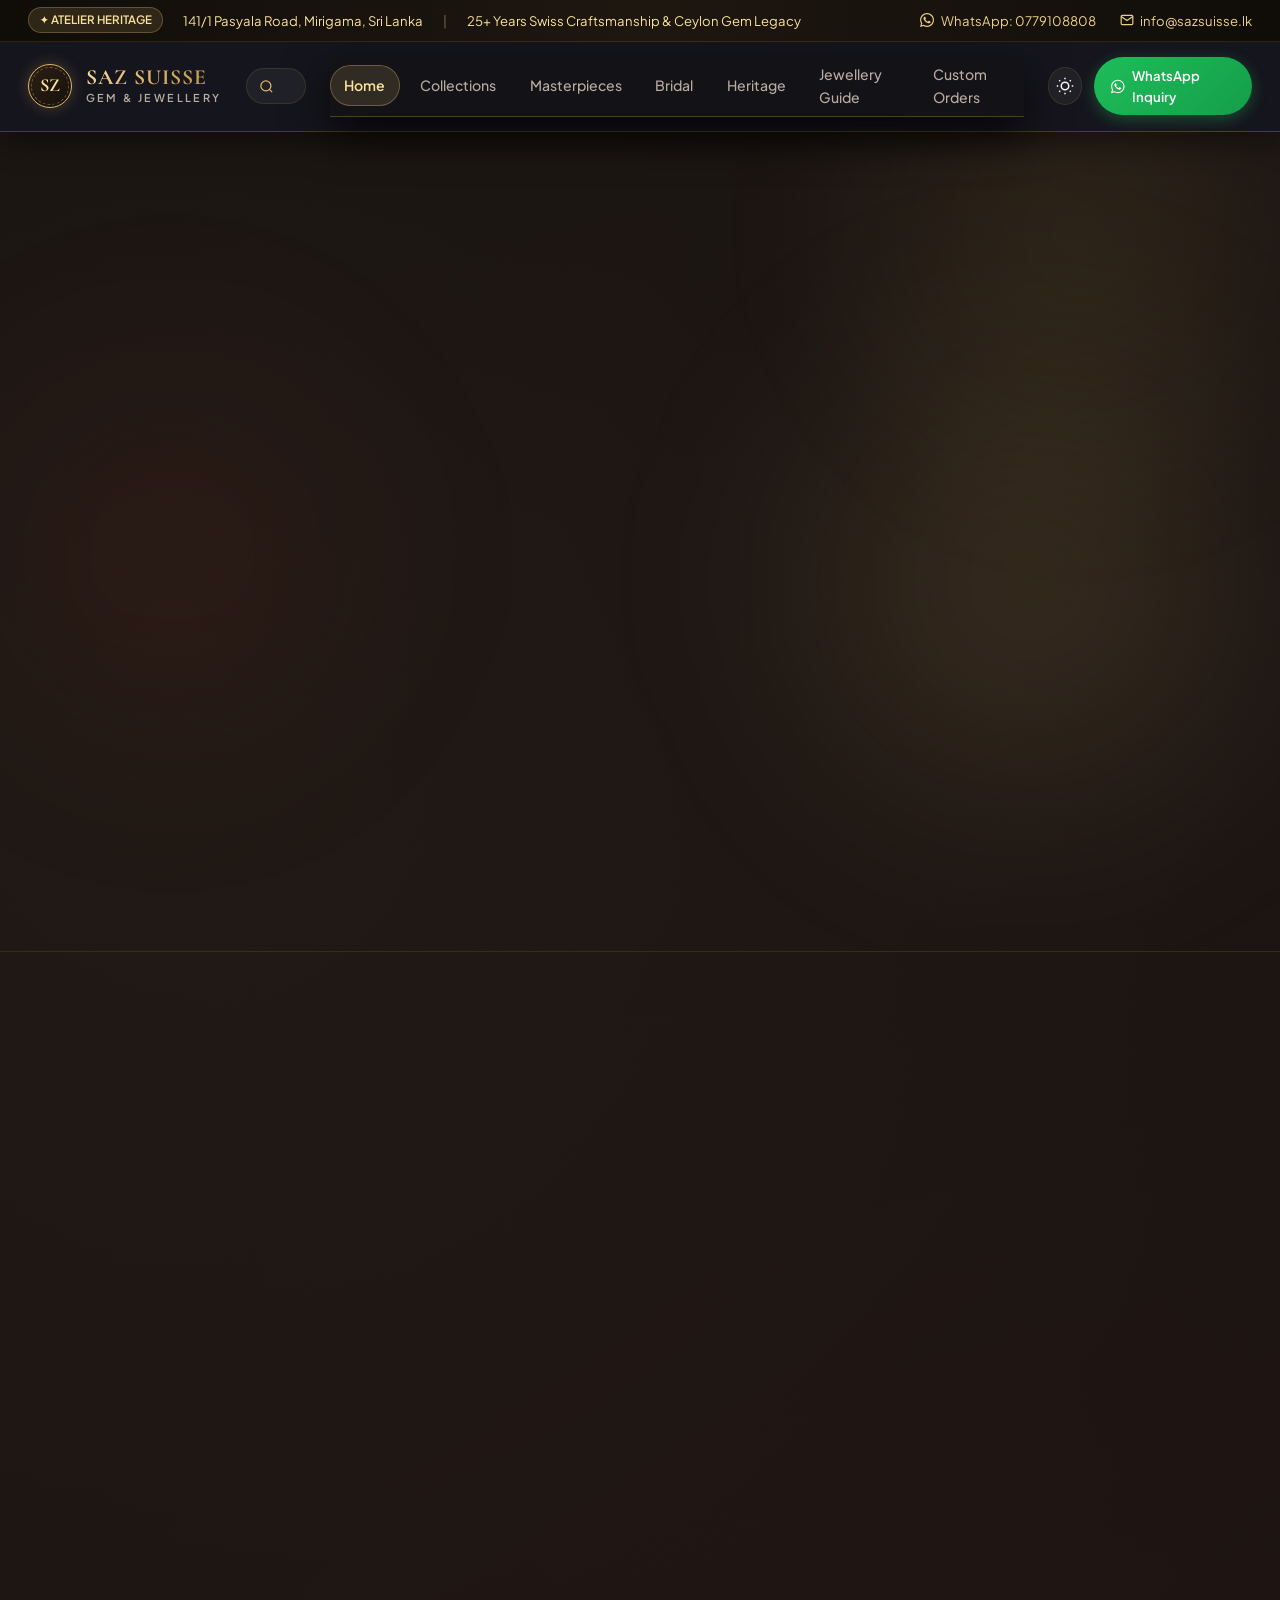
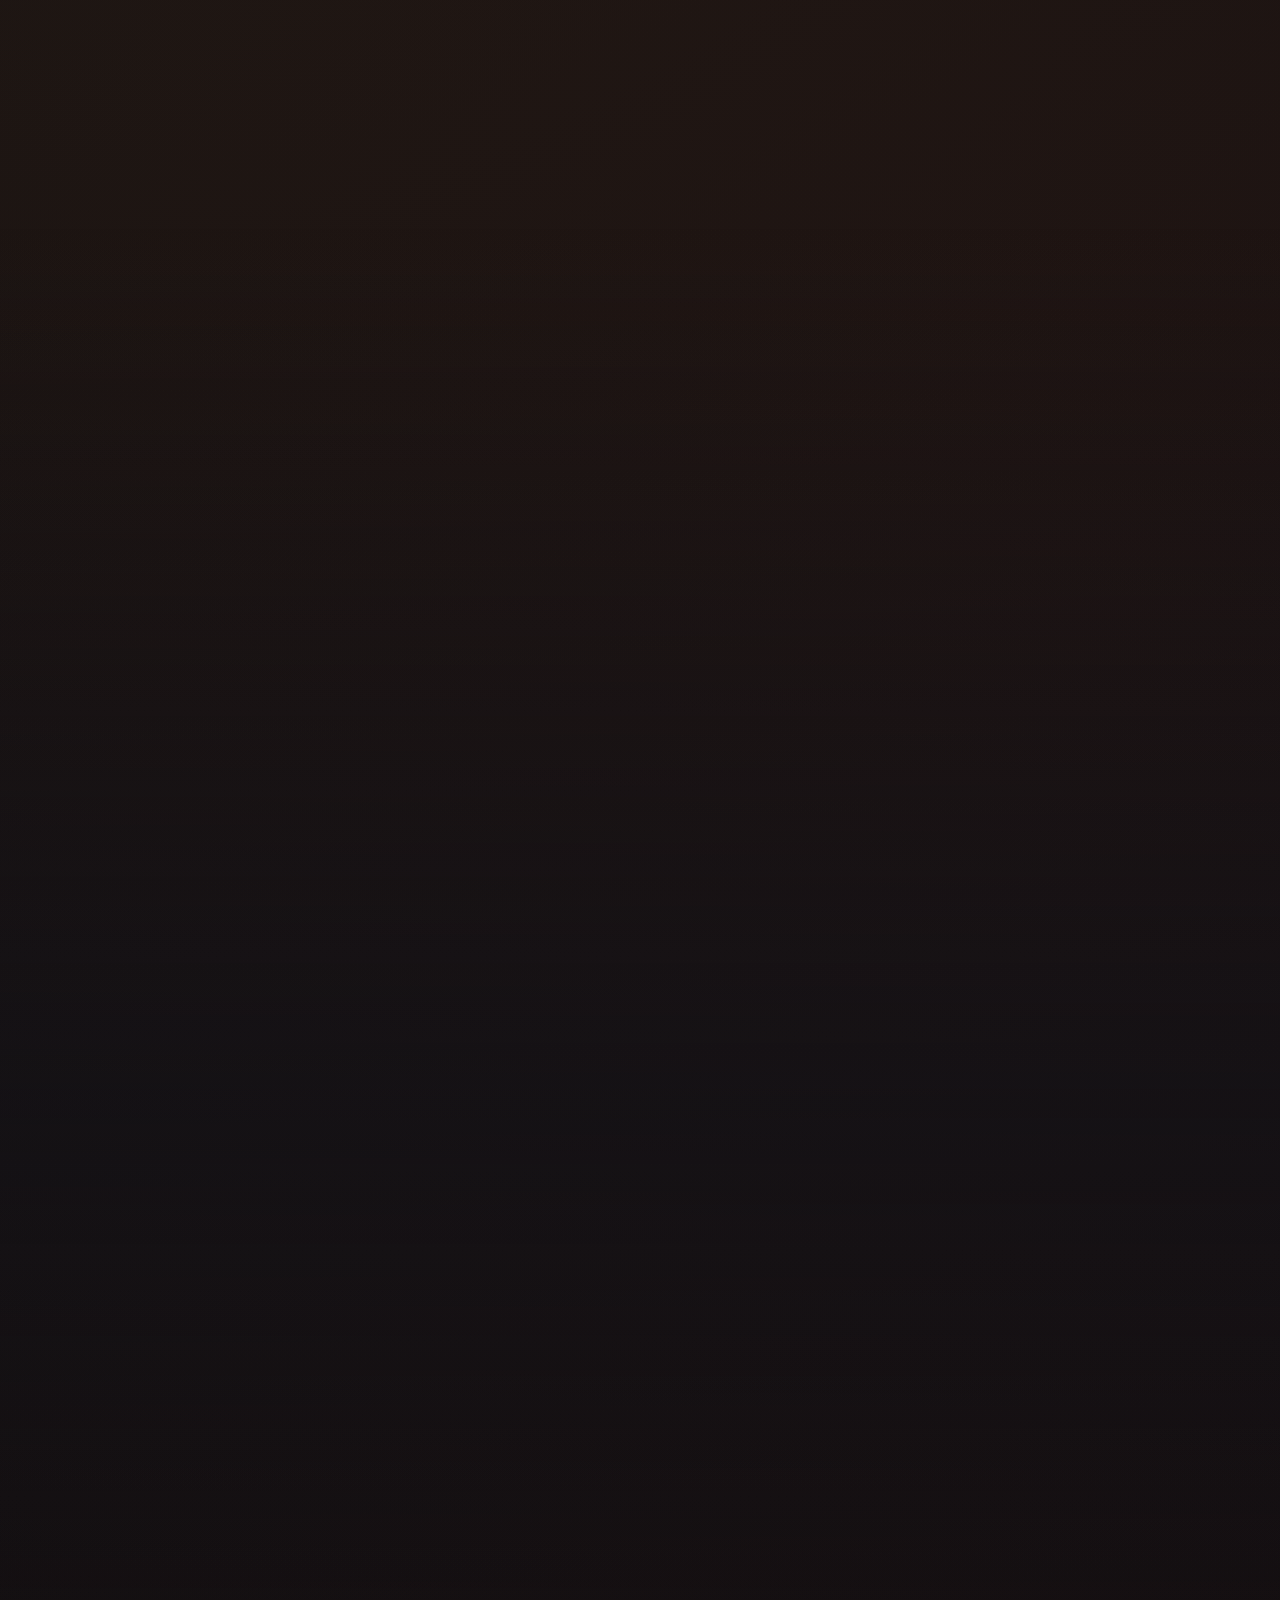
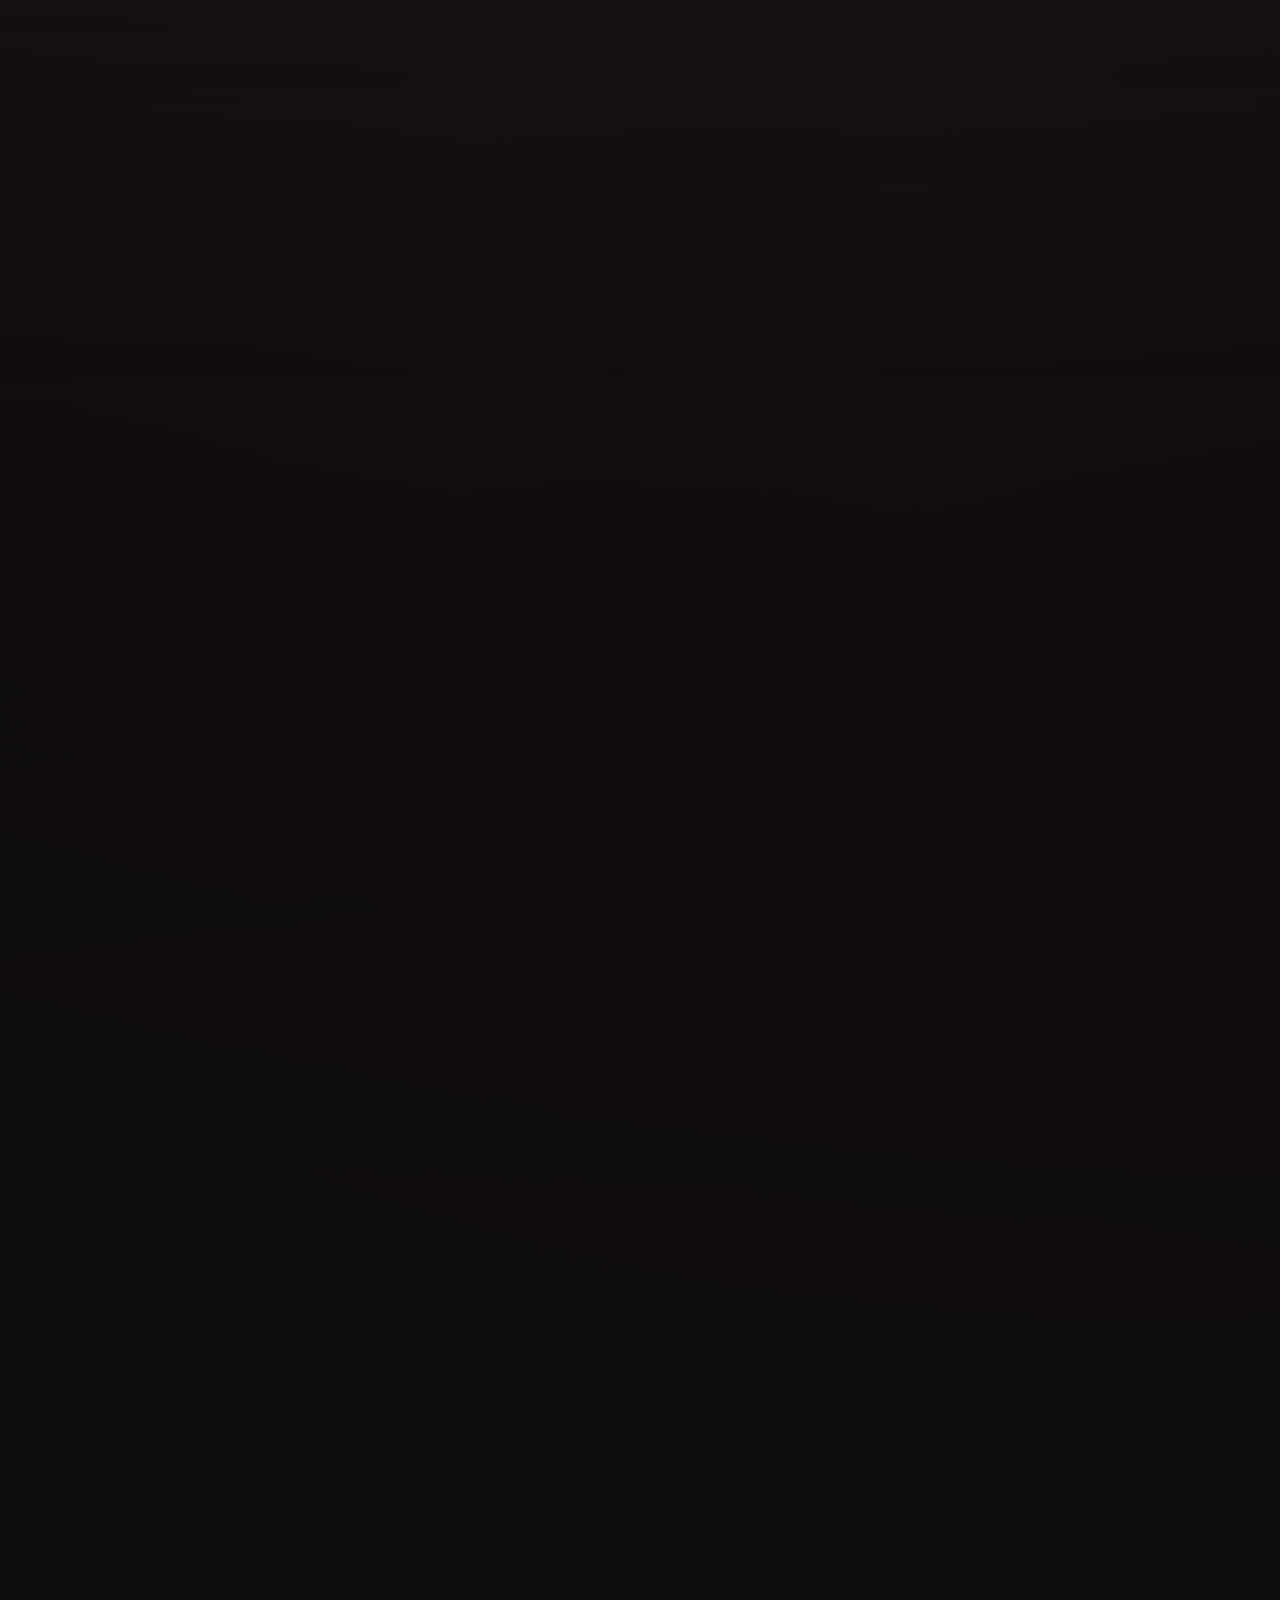
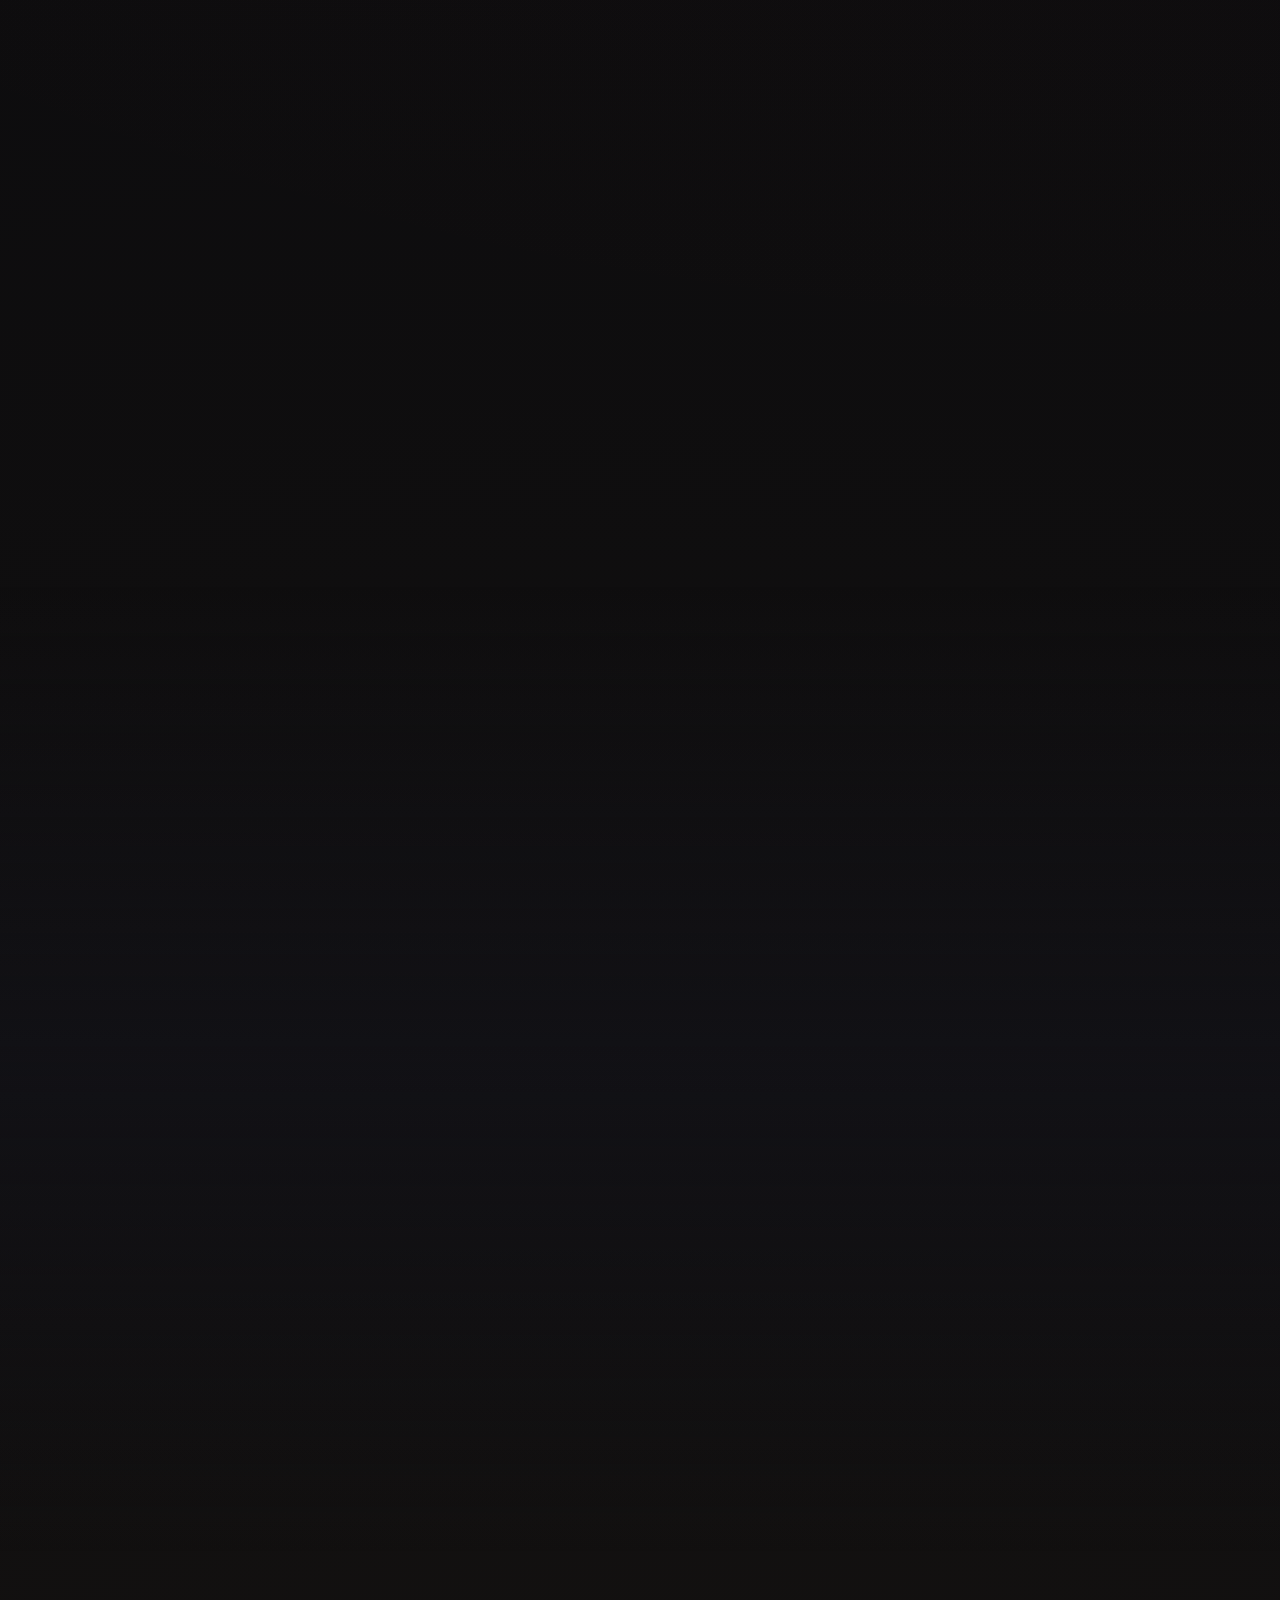
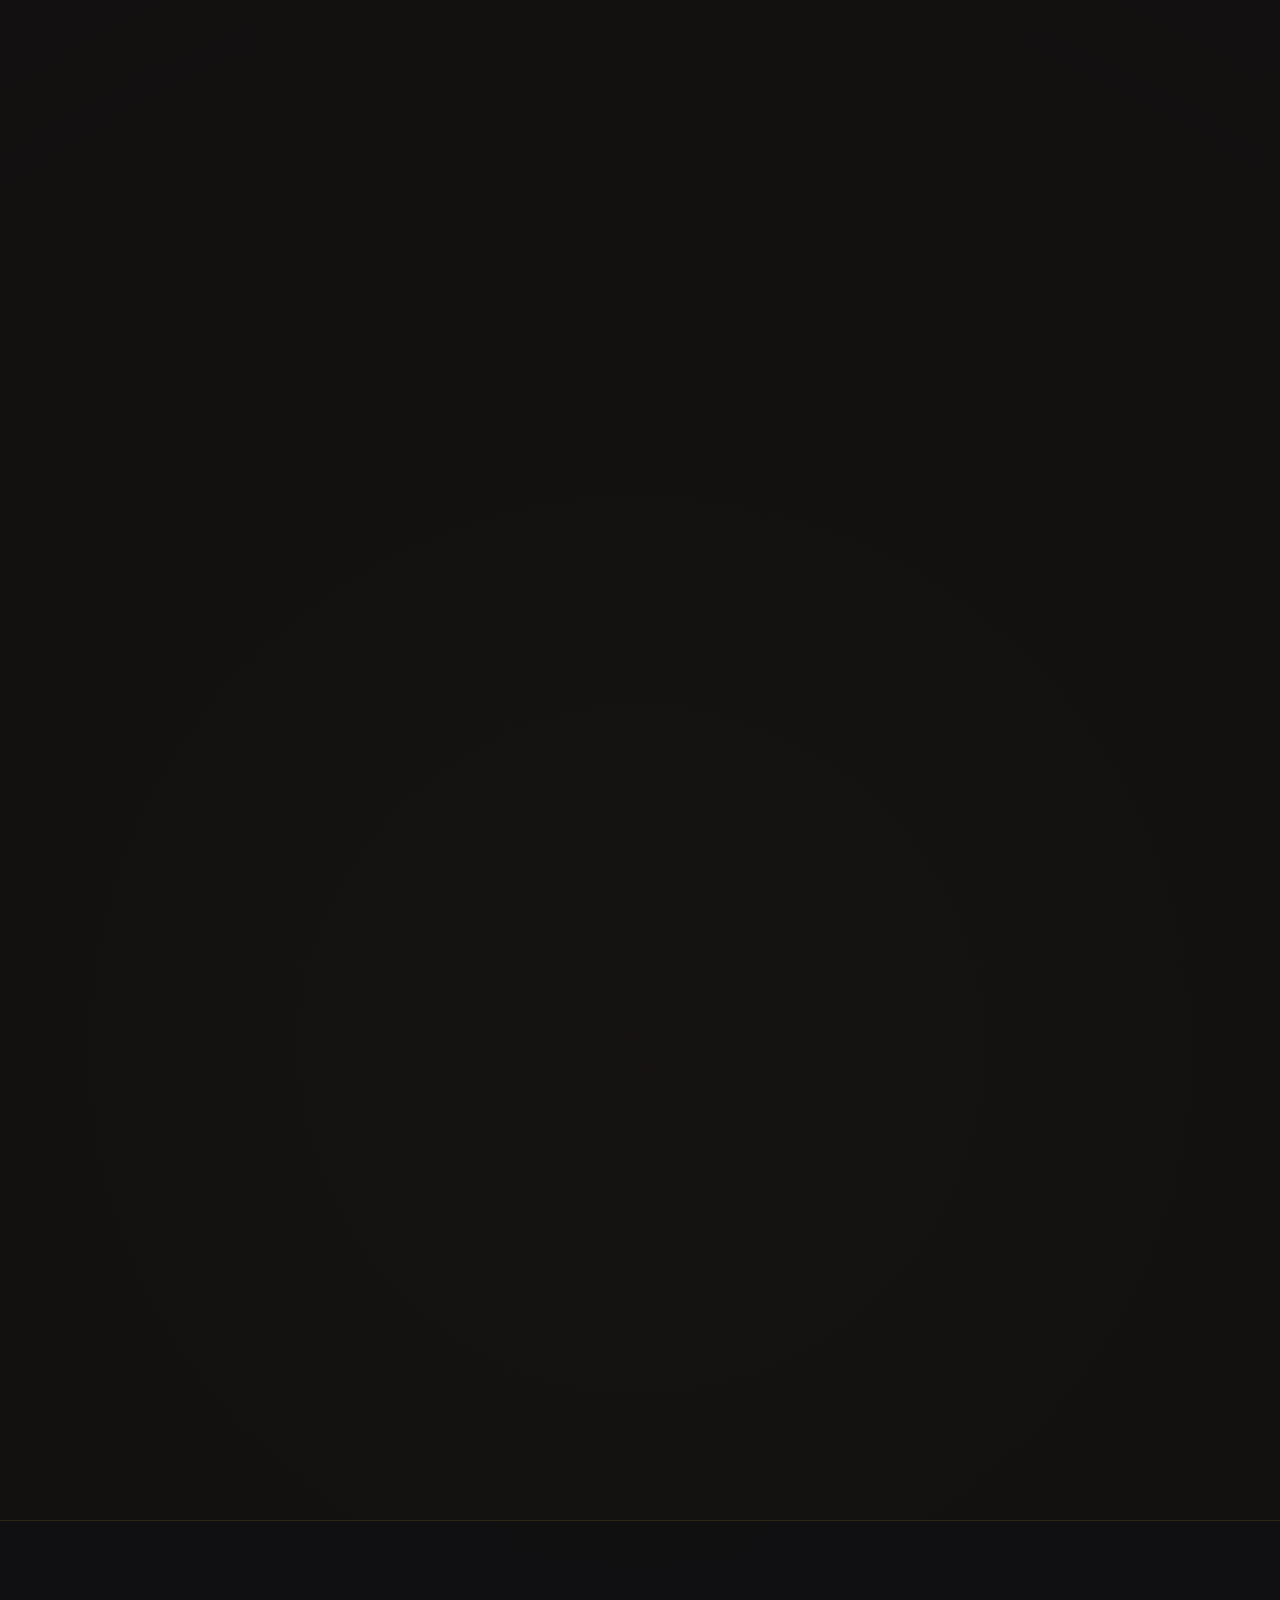
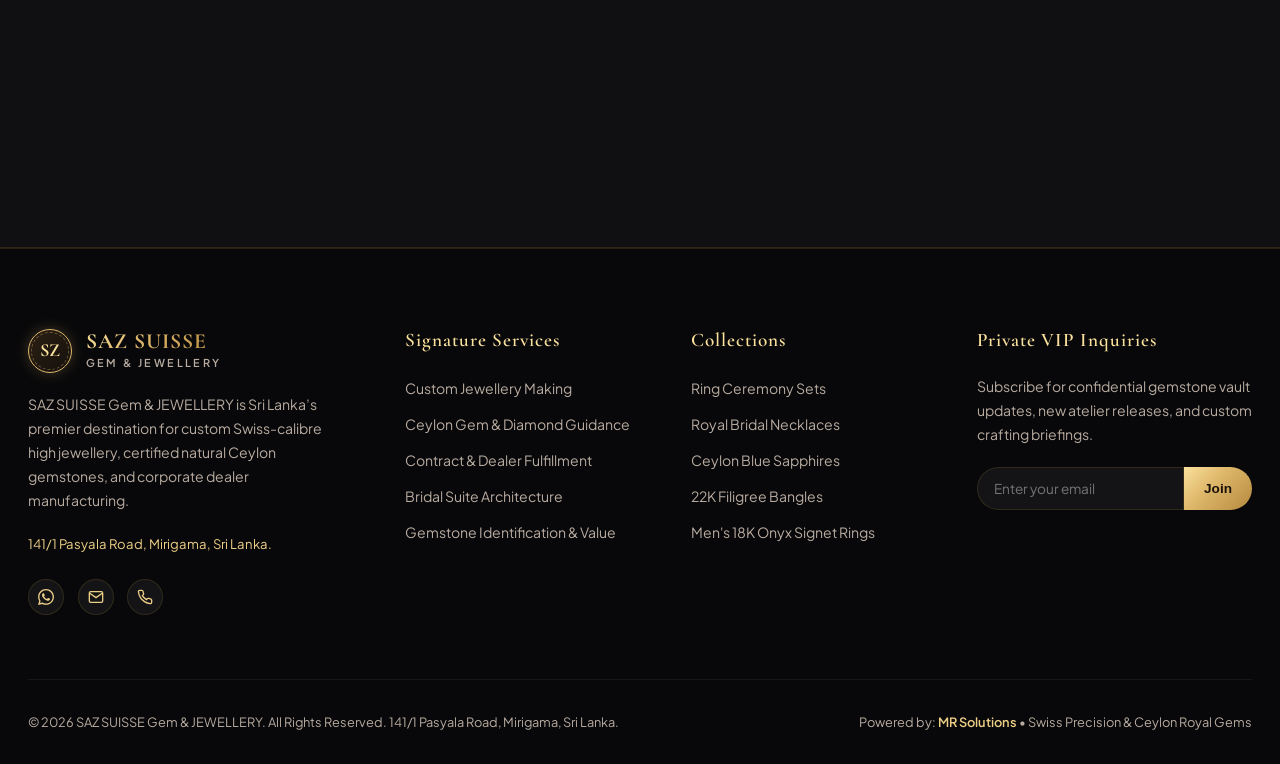
<file: about.html>
<!DOCTYPE html>
<html lang="en">
<head>
  <meta charset="UTF-8">
  <meta http-equiv="refresh" content="0; url=index.html#about">
  <meta name="viewport" content="width=device-width, initial-scale=1.0">
  <title>Redirecting to About Section</title>
</head>
<body>
  <p>Redirecting to <a href="index.html#about">About Section</a>...</p>
</body>
</html>
</file>
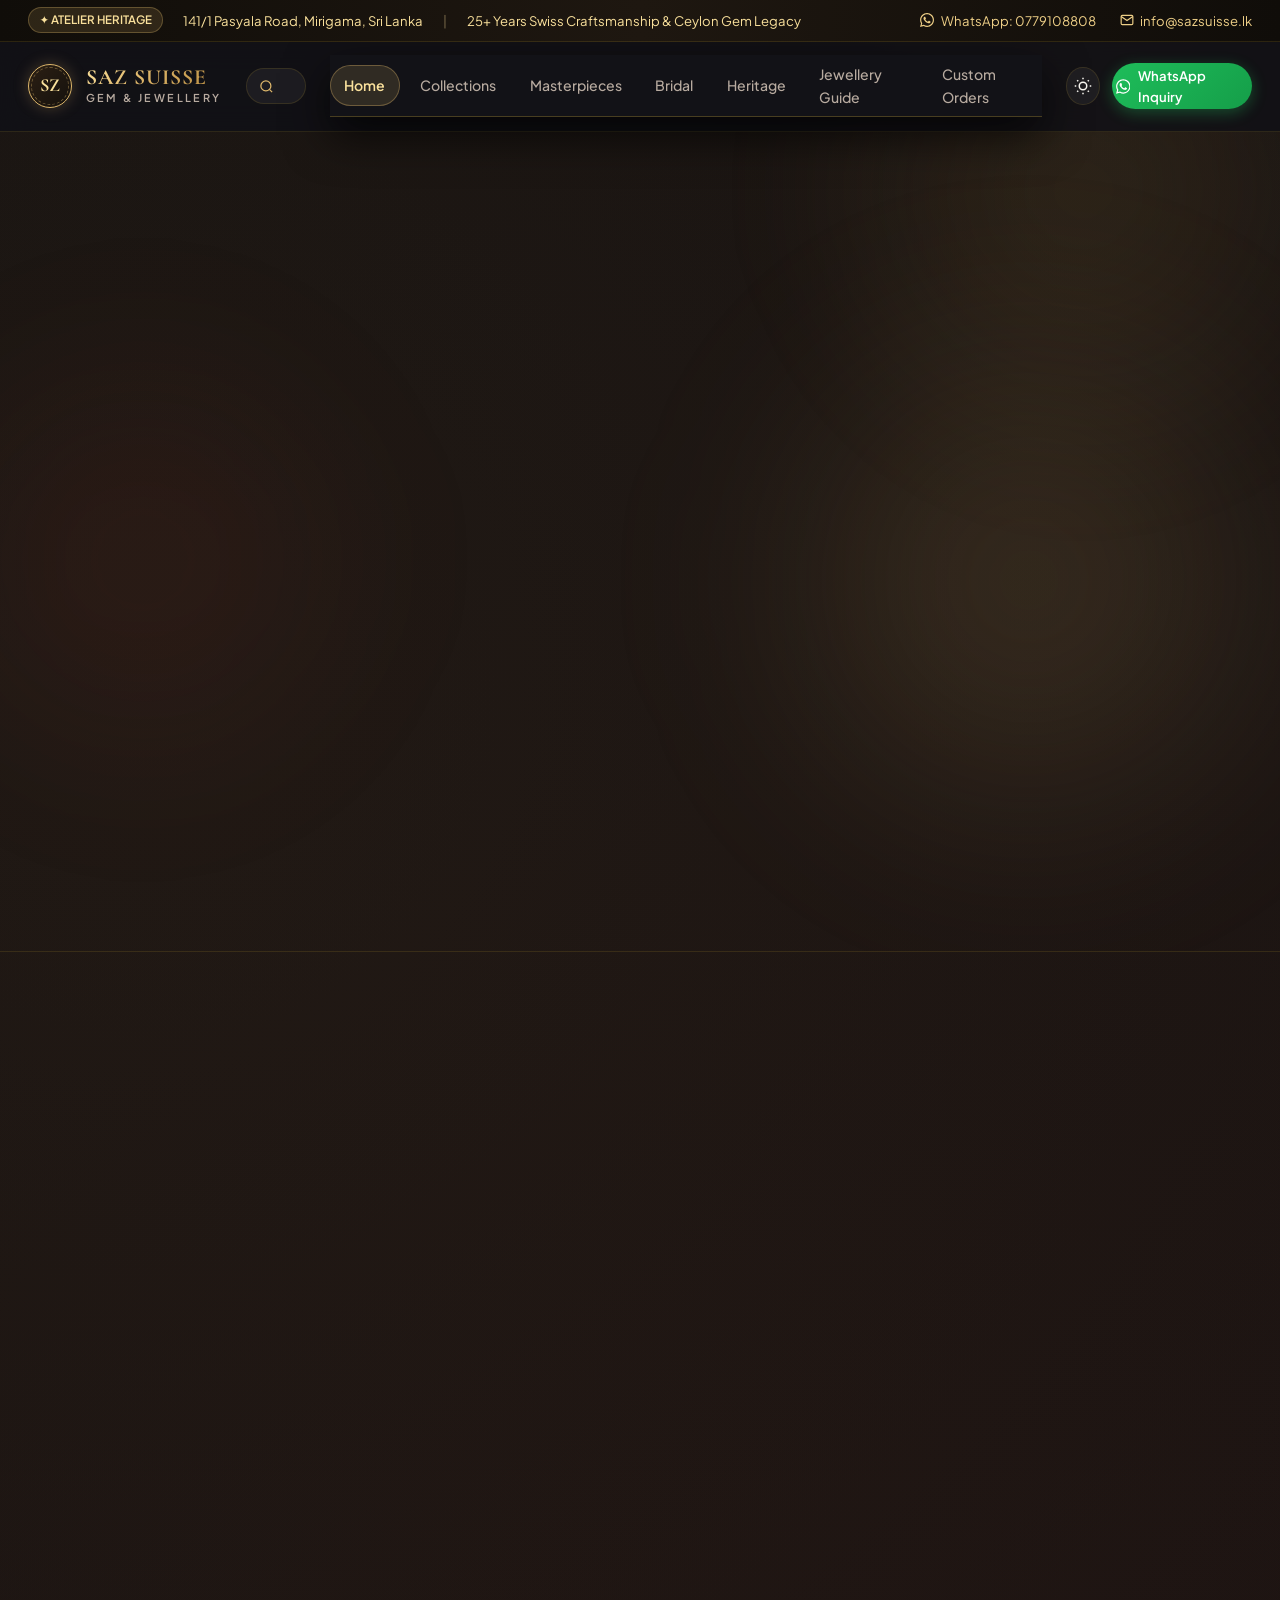
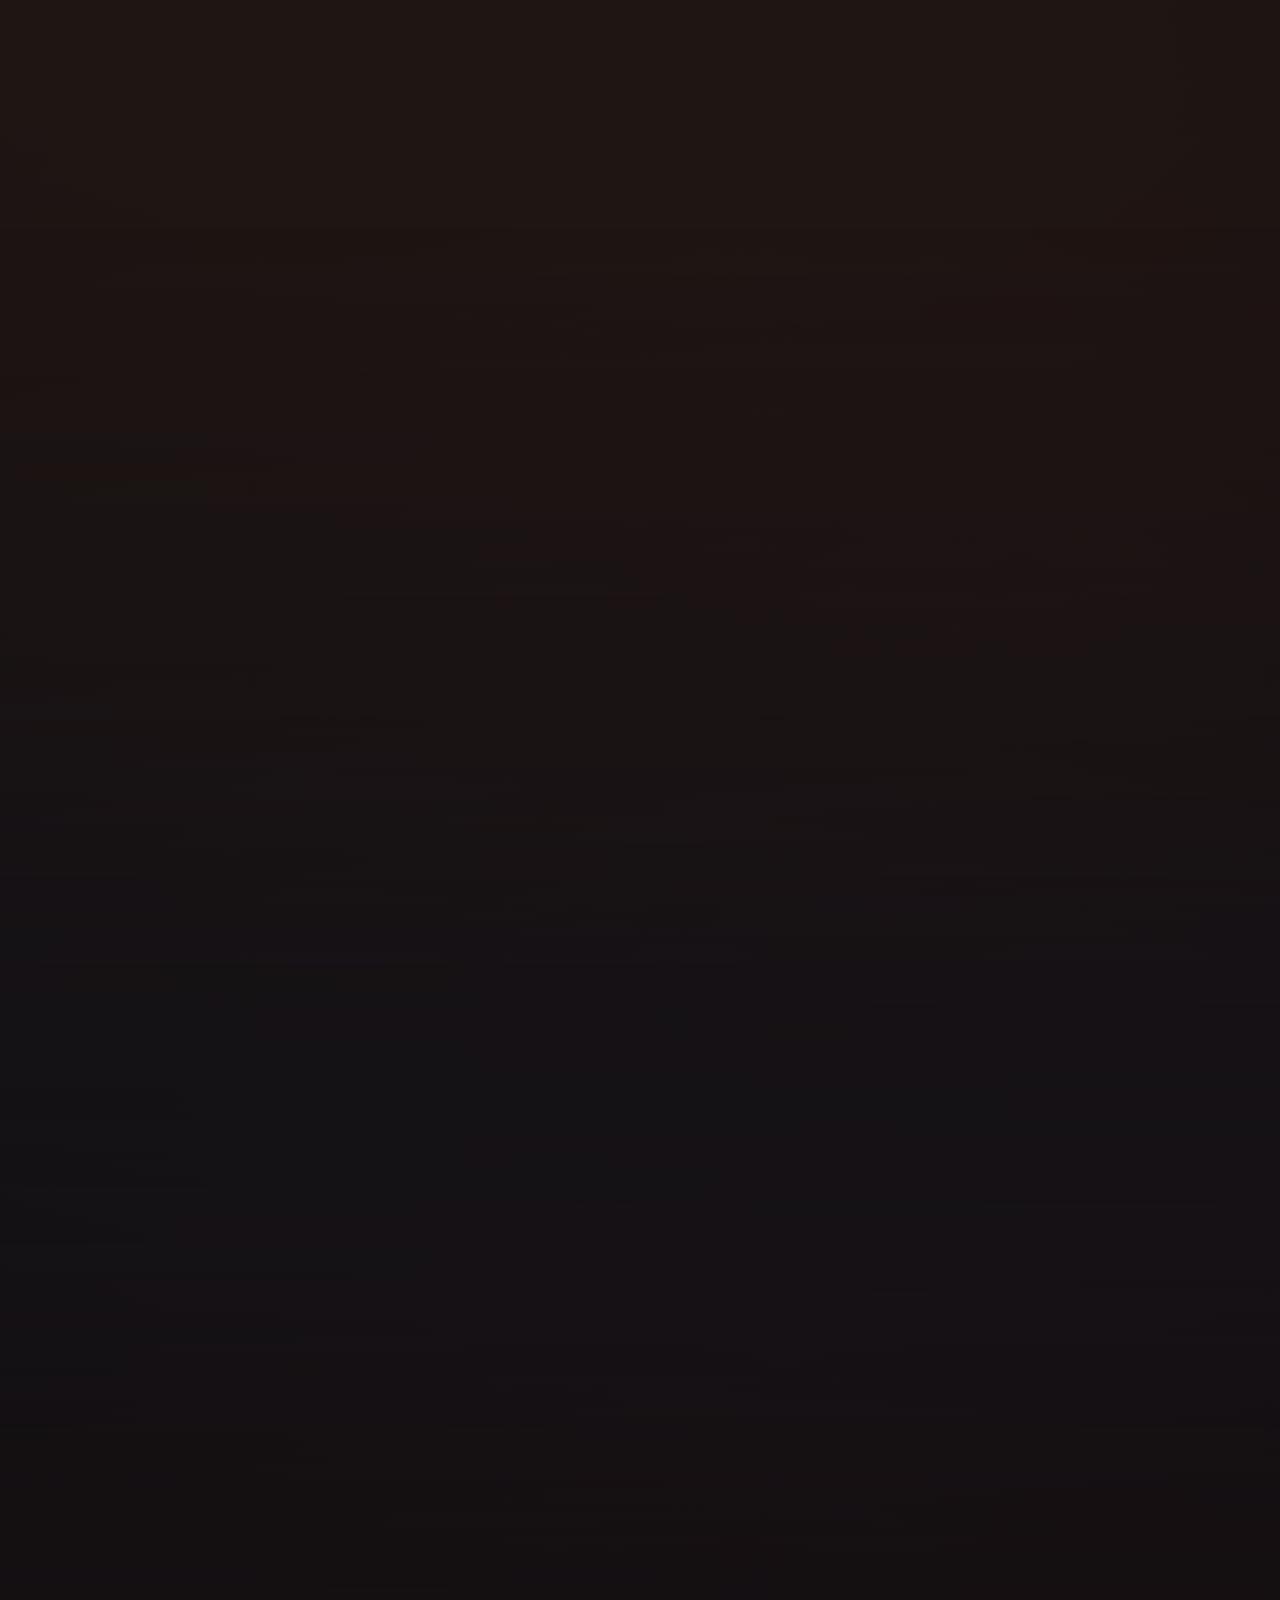
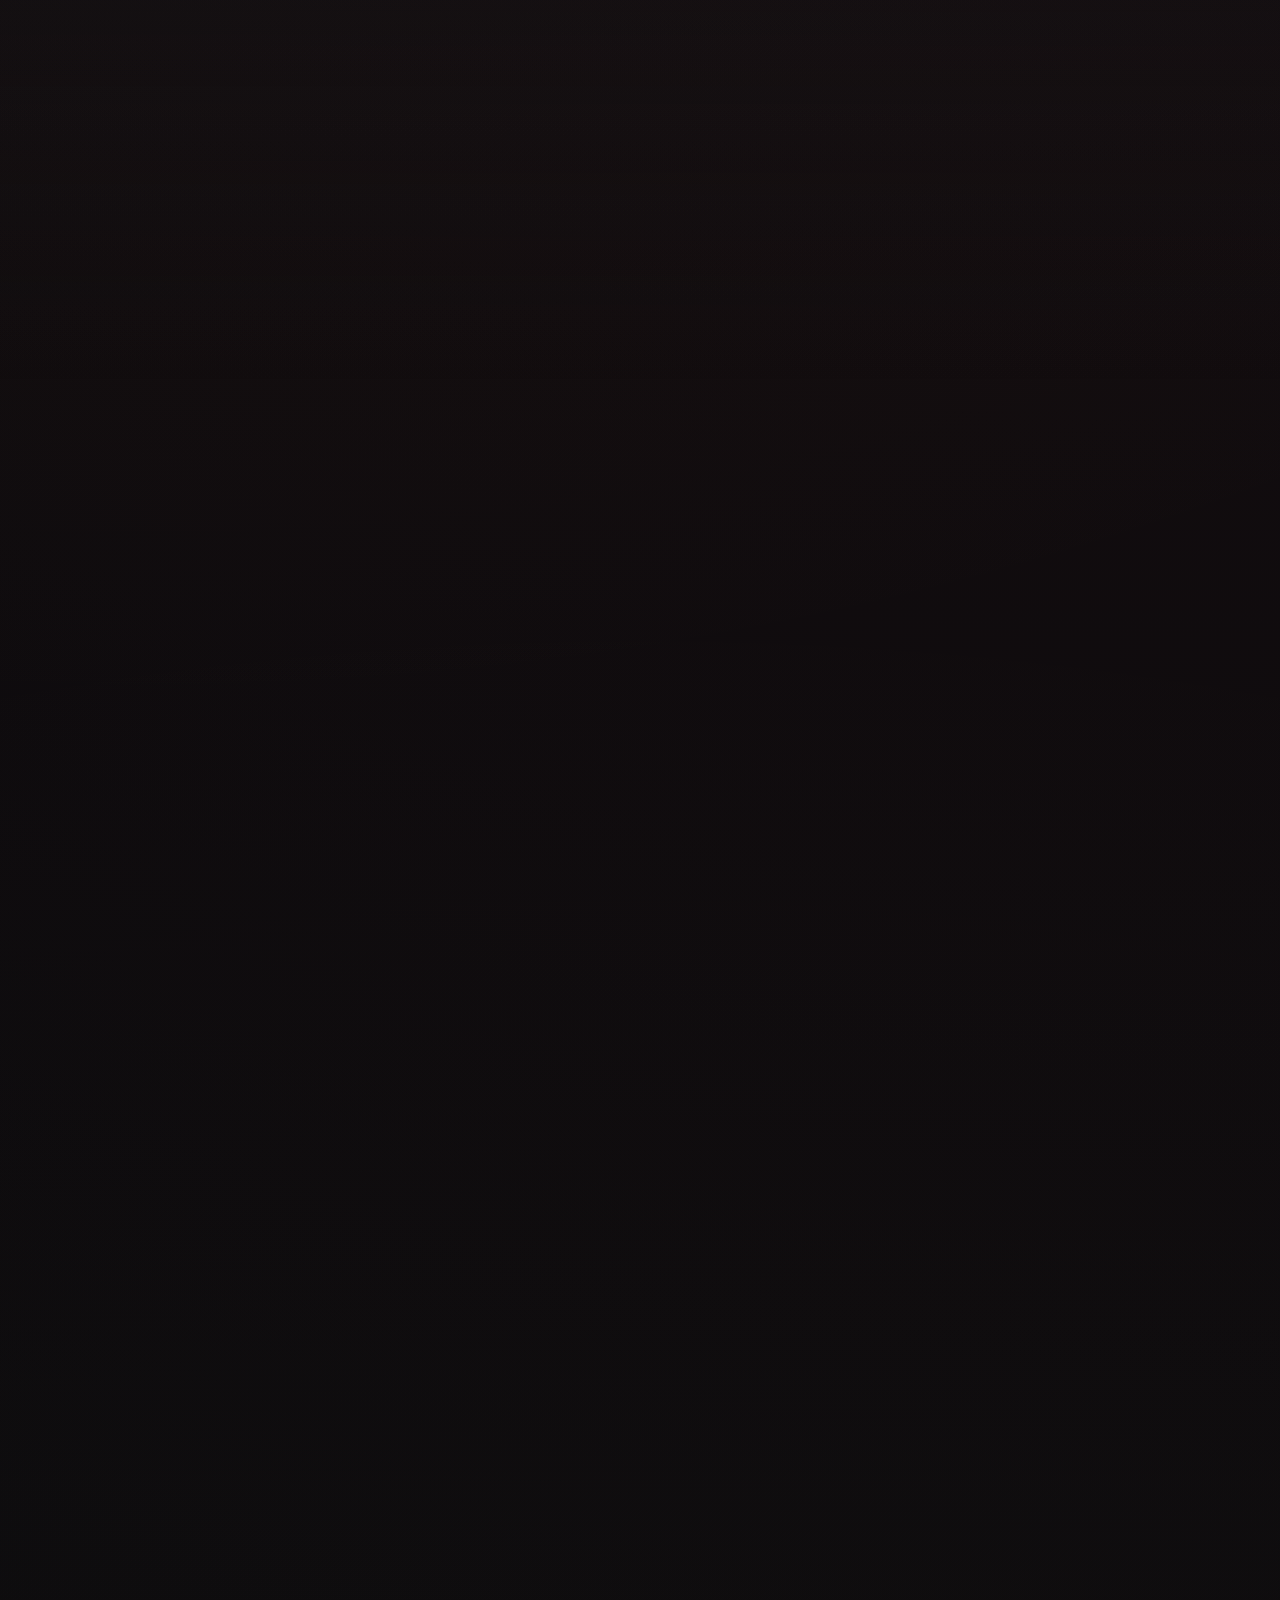
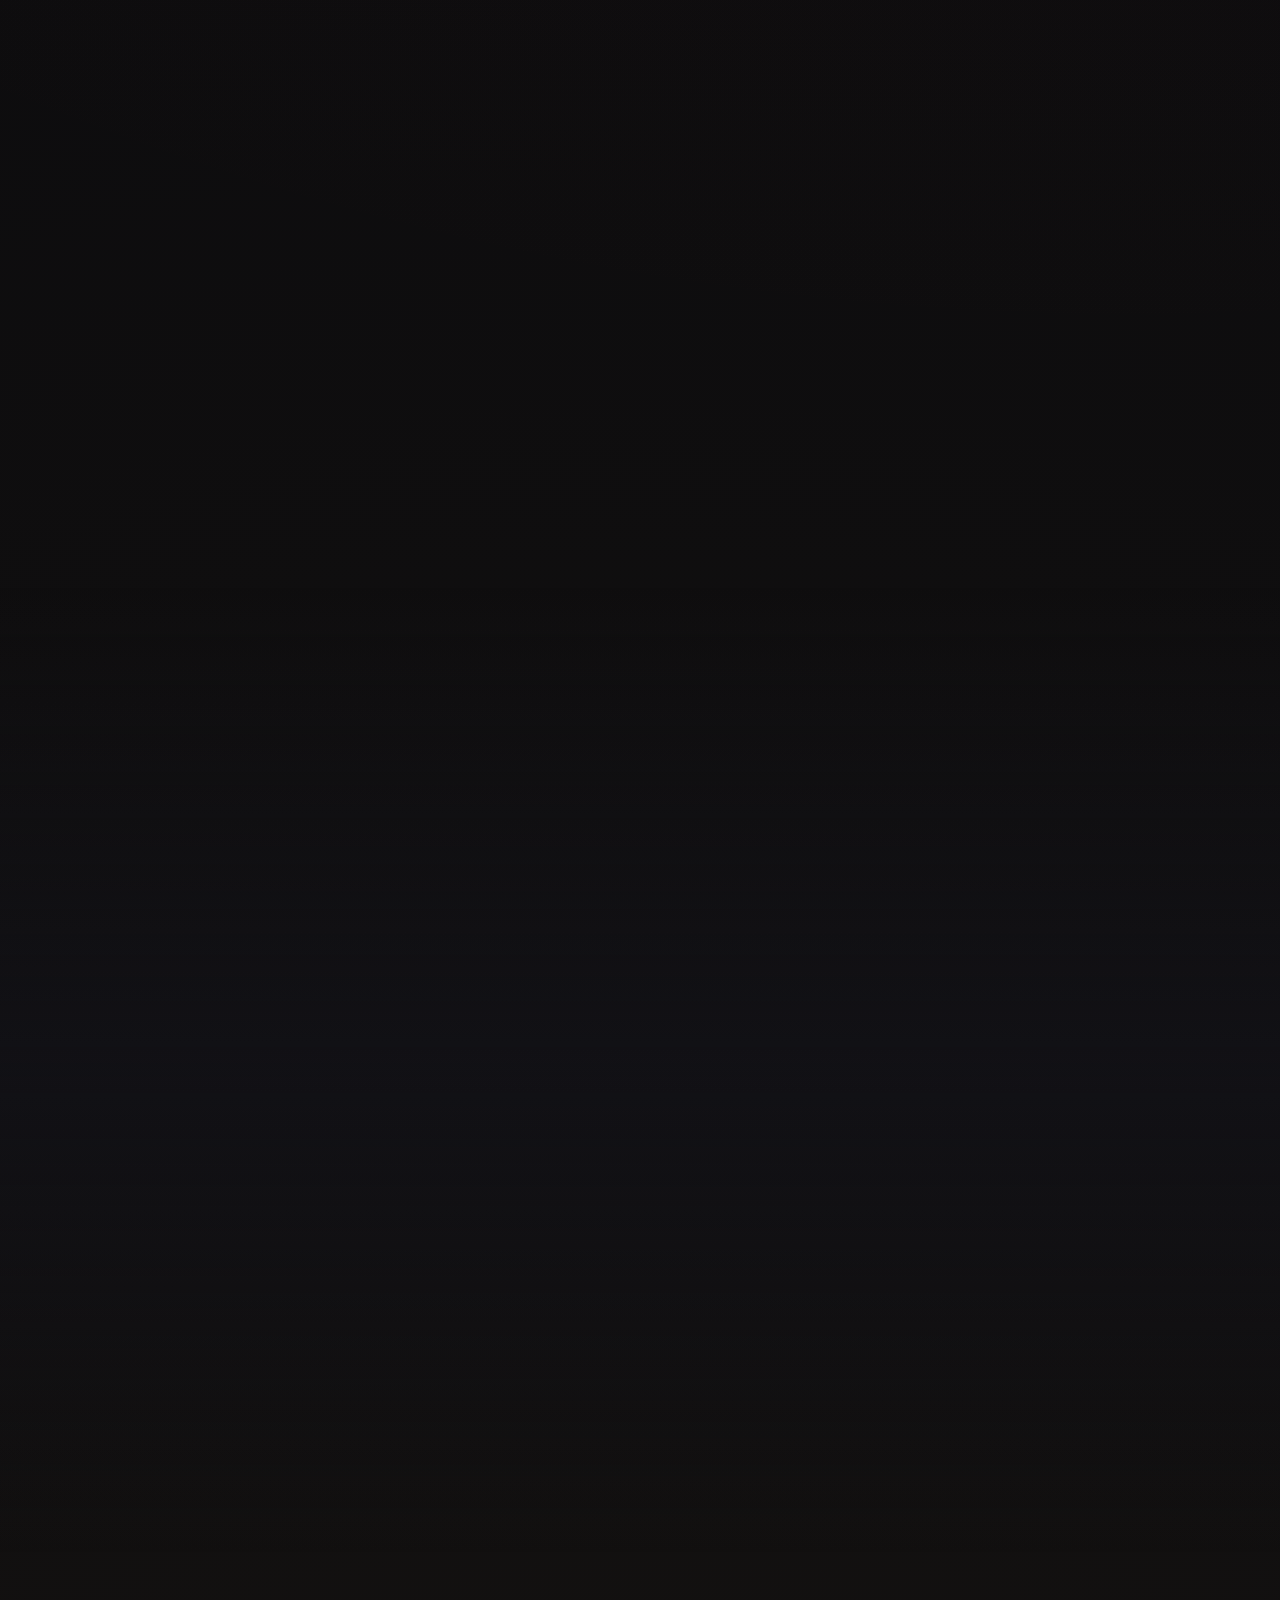
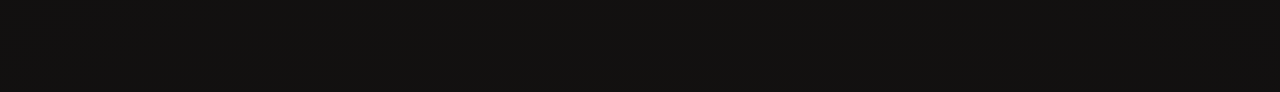
<file: orders.html>
<!DOCTYPE html>
<html lang="en">
<head>
  <meta charset="UTF-8">
  <meta http-equiv="refresh" content="0; url=index.html#orders">
  <meta name="viewport" content="width=device-width, initial-scale=1.0">
  <title>Redirecting to Orders Section</title>
</head>
<body>
  <p>Redirecting to <a href="index.html#orders">Orders Section</a>...</p>
</body>
</html>
</file>
<file: styles.css>
/* ==========================================================================
   SAZ SUISSE Gem & JEWELLERY — Haute Joaillerie Design System
   Inspired by Dribbble & Behance Luxury Showcases
   ========================================================================== */

:root {
  /* Obsidian Royal Dark (Default Reference Palette) */
  --bg-primary: #0a0a0d;
  --bg-secondary: #121216;
  --bg-tertiary: #191922;
  --bg-glass: rgba(16, 16, 22, 0.82);
  --bg-glass-strong: rgba(22, 22, 30, 0.94);
  --bg-card: rgba(20, 20, 26, 0.88);

  --text-main: #f8f6f0;
  --text-muted: #b8aba0;
  --text-light: #8e8378;

  /* Authentic Gold Gradients & Tones */
  --gold-100: #fff2cc;
  --gold-200: #fae19c;
  --gold-300: #eecf87;
  --gold-400: #dfb86c;
  --gold-500: #cba153;
  --gold-600: #b5893d;
  --gold-700: #8c6827;
  --gold-gradient: linear-gradient(135deg, #fae19c 0%, #dfb86c 40%, #b5893d 100%);
  --gold-gradient-glow: linear-gradient(135deg, #fff3d1 0%, #eecf87 50%, #cba153 100%);
  --gold-gradient-dark: linear-gradient(145deg, #2b2318 0%, #171410 100%);

  /* Swiss Ruby & Ceylon Sapphire Accents */
  --ruby-accent: #b43a2b;
  --ruby-glow: rgba(180, 58, 43, 0.35);
  --sapphire-accent: #1e4da1;
  --emerald-accent: #128255;
  --whatsapp-color: #25d366;
  --whatsapp-hover: #1ebd5a;

  /* Borders & Shadows */
  --border-gold: rgba(212, 175, 55, 0.28);
  --border-gold-subtle: rgba(212, 175, 55, 0.14);
  --border-gold-strong: rgba(223, 184, 108, 0.65);
  --border-glass: rgba(255, 255, 255, 0.08);

  --shadow-sm: 0 4px 12px rgba(0, 0, 0, 0.35);
  --shadow-md: 0 10px 30px rgba(0, 0, 0, 0.45);
  --shadow-lg: 0 20px 50px rgba(0, 0, 0, 0.6);
  --shadow-gold: 0 8px 30px rgba(203, 161, 83, 0.18);
  --shadow-gold-hover: 0 14px 40px rgba(203, 161, 83, 0.32);

  --font-serif: "Cormorant Garamond", Georgia, serif;
  --font-sans: "Plus Jakarta Sans", system-ui, -apple-system, sans-serif;
  --radius-sm: 8px;
  --radius-md: 14px;
  --radius-lg: 20px;
  --radius-pill: 9999px;

  --transition-fast: 180ms ease;
  --transition-smooth: 320ms cubic-bezier(0.16, 1, 0.3, 1);
  --transition-slow: 600ms cubic-bezier(0.16, 1, 0.3, 1);
}

/* Light Theme: Royal Champagne Ivory & Imperial Bronze Gold */
[data-theme="light"] {
  --bg-primary: #faf6f0;
  --bg-secondary: #f4ecdf;
  --bg-tertiary: #ebdccf;
  --bg-glass: rgba(250, 246, 240, 0.92);
  --bg-glass-strong: rgba(255, 255, 255, 0.97);
  --bg-card: #ffffff;

  /* Deep High-Contrast Mocha & Espresso Typography (WCAG AAA Compliant) */
  --text-main: #1d130e;
  --text-muted: #4e3c33;
  --text-light: #725f54;

  /* Rich High-Contrast Gold Tones Specially Tuned for Light Canvas */
  --gold-100: #6b440b;
  --gold-200: #7b4f0e;
  --gold-300: #8c5d15;
  --gold-400: #a16c1d;
  --gold-500: #b57d28;
  --gold-600: #c98e34;
  --gold-700: #dda042;
  --gold-gradient: linear-gradient(135deg, #78470a 0%, #aa7520 45%, #633904 100%);
  --gold-gradient-glow: linear-gradient(135deg, #8a530f 0%, #bc8429 50%, #703f05 100%);
  --gold-gradient-dark: linear-gradient(145deg, #ffffff 0%, #f7eee4 100%);

  /* Swiss Ruby & Gem Accents */
  --ruby-accent: #a32213;
  --ruby-glow: rgba(163, 34, 19, 0.25);

  /* Precise Gold Borders & Subtle Drop Shadows */
  --border-gold: rgba(161, 108, 29, 0.32);
  --border-gold-subtle: rgba(161, 108, 29, 0.18);
  --border-gold-strong: rgba(161, 108, 29, 0.65);
  --border-glass: rgba(100, 60, 40, 0.12);

  --shadow-sm: 0 3px 10px rgba(50, 30, 20, 0.05);
  --shadow-md: 0 8px 24px rgba(50, 30, 20, 0.08);
  --shadow-lg: 0 16px 40px rgba(50, 30, 20, 0.11);
  --shadow-gold: 0 6px 24px rgba(161, 108, 29, 0.14);
  --shadow-gold-hover: 0 12px 32px rgba(161, 108, 29, 0.24);
}

/* Reset & Base */
*, *::before, *::after {
  box-sizing: border-box;
  margin: 0;
  padding: 0;
}

html {
  scroll-behavior: smooth;
  scroll-padding-top: 80px;
  -webkit-text-size-adjust: 100%;
  overflow-x: hidden;
  max-width: 100vw;
  width: 100%;
}

body {
  font-family: var(--font-sans);
  color: var(--text-main);
  background-color: var(--bg-primary);
  background-image:
    radial-gradient(circle at 12% 8%, rgba(203, 161, 83, 0.09) 0%, transparent 40%),
    radial-gradient(circle at 88% 25%, rgba(180, 58, 43, 0.08) 0%, transparent 45%),
    radial-gradient(circle at 50% 85%, rgba(203, 161, 83, 0.06) 0%, transparent 50%);
  line-height: 1.6;
  overflow-x: hidden;
  max-width: 100vw;
  width: 100%;
  min-height: 100vh;
  position: relative;
  transition: background-color var(--transition-slow), color var(--transition-slow);
}

/* Luxury Background Ambient Glow */
.bg-ambient-glow {
  position: fixed;
  inset: 0;
  pointer-events: none;
  z-index: -1;
  overflow: hidden;
}

.bg-ambient-glow::before {
  content: "";
  position: absolute;
  top: -15%;
  right: -10%;
  width: 650px;
  height: 650px;
  border-radius: 50%;
  background: radial-gradient(circle, rgba(203, 161, 83, 0.12) 0%, transparent 68%);
  filter: blur(50px);
  animation: floatAmbient 18s ease-in-out infinite alternate;
}

.bg-ambient-glow::after {
  content: "";
  position: absolute;
  bottom: 10%;
  left: -10%;
  width: 600px;
  height: 600px;
  border-radius: 50%;
  background: radial-gradient(circle, rgba(180, 58, 43, 0.09) 0%, transparent 70%);
  filter: blur(60px);
  animation: floatAmbient 22s ease-in-out infinite alternate-reverse;
}

@keyframes floatAmbient {
  0% { transform: translate(0, 0) scale(1); }
  50% { transform: translate(40px, 30px) scale(1.08); }
  100% { transform: translate(-30px, 50px) scale(0.95); }
}

/* Typography Utility */
h1, h2, h3, h4, .serif-font {
  font-family: var(--font-serif);
  font-weight: 600;
  letter-spacing: 0.02em;
  color: var(--text-main);
  line-height: 1.15;
}

.gold-gradient-text {
  background: var(--gold-gradient);
  -webkit-background-clip: text;
  -webkit-text-fill-color: transparent;
  display: inline-block;
}

.eyebrow {
  display: inline-flex;
  align-items: center;
  gap: 0.5rem;
  font-size: 0.78rem;
  font-weight: 700;
  text-transform: uppercase;
  letter-spacing: 0.18em;
  color: var(--gold-400);
  margin-bottom: 0.75rem;
}

.eyebrow::before,
.eyebrow::after {
  content: "✦";
  font-size: 0.65rem;
  color: var(--gold-500);
}

.section-head {
  text-align: center;
  max-width: 760px;
  margin: 0 auto 3.5rem;
  position: relative;
}

.section-head h2 {
  font-size: clamp(2rem, 3.8vw, 3.2rem);
  margin-bottom: 0.8rem;
}

.section-head p {
  color: var(--text-muted);
  font-size: clamp(0.95rem, 1.4vw, 1.1rem);
}

/* Ornamental Flourish Divider */
.ornament-divider {
  display: flex;
  align-items: center;
  justify-content: center;
  gap: 0.85rem;
  margin: 0.75rem auto 1.5rem;
  width: 100%;
  max-width: 280px;
}

.ornament-line {
  flex: 1;
  height: 1px;
  background: linear-gradient(90deg, transparent, var(--gold-400), transparent);
}

.ornament-gem {
  width: 10px;
  height: 10px;
  transform: rotate(45deg);
  background: var(--gold-400);
  box-shadow: 0 0 10px var(--gold-500);
  position: relative;
}

.ornament-gem::before {
  content: "";
  position: absolute;
  inset: 2px;
  background: var(--ruby-accent);
}

/* Top Announcement Banner */
.top-bar {
  background: linear-gradient(90deg, #100d09 0%, #1e1710 50%, #100d09 100%);
  border-bottom: 1px solid var(--border-gold-subtle);
  font-size: 0.82rem;
  padding: 0.45rem 1.75rem;
  color: var(--gold-200);
  display: flex;
  justify-content: space-between;
  align-items: center;
  z-index: 100;
  position: relative;
}

.top-bar-left {
  display: flex;
  align-items: center;
  gap: 1.25rem;
}

.top-badge {
  display: inline-flex;
  align-items: center;
  gap: 0.4rem;
  background: rgba(223, 184, 108, 0.14);
  padding: 0.18rem 0.65rem;
  border-radius: var(--radius-pill);
  font-size: 0.72rem;
  font-weight: 600;
  border: 1px solid rgba(223, 184, 108, 0.3);
}

.top-bar-right {
  display: flex;
  align-items: center;
  gap: 1.5rem;
}

.top-bar-link {
  color: var(--gold-300);
  text-decoration: none;
  display: inline-flex;
  align-items: center;
  gap: 0.4rem;
  transition: color var(--transition-fast);
}

.top-bar-link:hover {
  color: #ffffff;
}

/* Header & Navigation Bar */
.site-header {
  position: sticky;
  top: 0;
  left: 0;
  right: 0;
  z-index: 90;
  background: var(--bg-glass);
  backdrop-filter: blur(14px);
  -webkit-backdrop-filter: blur(14px);
  border-bottom: 1px solid var(--border-gold-subtle);
  transition: all var(--transition-smooth);
}

.site-header.scrolled {
  background: var(--bg-glass-strong);
  box-shadow: var(--shadow-md);
  border-bottom-color: var(--border-gold);
}

.header-container {
  max-width: 1400px;
  margin: 0 auto;
  padding: 0.85rem 1.75rem;
  display: flex;
  align-items: center;
  justify-content: space-between;
  gap: 1.5rem;
}

/* Brand Logo */
.brand {
  display: flex;
  align-items: center;
  gap: 0.85rem;
  text-decoration: none;
  color: inherit;
  flex-shrink: 0;
}

.brand-crest {
  width: 44px;
  height: 44px;
  border-radius: 50%;
  background: linear-gradient(135deg, #2b1f13 0%, #15110d 100%);
  border: 1.5px solid var(--gold-400);
  box-shadow: 0 0 15px rgba(223, 184, 108, 0.25);
  display: grid;
  place-content: center;
  font-family: var(--font-serif);
  font-size: 1.15rem;
  font-weight: 700;
  color: var(--gold-200);
  position: relative;
  transition: transform var(--transition-smooth), box-shadow var(--transition-smooth);
}

.brand:hover .brand-crest {
  transform: rotate(6deg) scale(1.05);
  box-shadow: 0 0 25px rgba(223, 184, 108, 0.45);
}

.brand-crest::after {
  content: "";
  position: absolute;
  inset: 2px;
  border-radius: 50%;
  border: 1px dashed rgba(223, 184, 108, 0.4);
}

.brand-info {
  display: flex;
  flex-direction: column;
}

.brand-title {
  font-family: var(--font-serif);
  font-size: 1.35rem;
  font-weight: 700;
  letter-spacing: 0.05em;
  line-height: 1.1;
  background: var(--gold-gradient);
  -webkit-background-clip: text;
  -webkit-text-fill-color: transparent;
}

.brand-subtitle {
  font-size: 0.68rem;
  text-transform: uppercase;
  letter-spacing: 0.22em;
  color: var(--text-muted);
  font-weight: 600;
}

/* Header Live Search */
.header-search {
  position: relative;
  flex: 1;
  max-width: 320px;
  display: none;
}

@media (min-width: 1024px) {
  .header-search {
    display: block;
  }
}

.search-input-wrapper {
  position: relative;
  display: flex;
  align-items: center;
}

.search-input {
  width: 100%;
  padding: 0.55rem 1.25rem 0.55rem 2.4rem;
  background: rgba(255, 255, 255, 0.05);
  border: 1px solid var(--border-gold-subtle);
  border-radius: var(--radius-pill);
  color: var(--text-main);
  font-size: 0.85rem;
  font-family: inherit;
  transition: all var(--transition-fast);
}

.search-input:focus {
  outline: none;
  background: rgba(255, 255, 255, 0.08);
  border-color: var(--gold-400);
  box-shadow: 0 0 15px rgba(223, 184, 108, 0.2);
}

.search-icon-left {
  position: absolute;
  left: 0.85rem;
  color: var(--gold-400);
  pointer-events: none;
  display: flex;
}

/* Nav Links */
.site-nav {
  display: flex;
  align-items: center;
  gap: 0.4rem;
}

.nav-link {
  color: var(--text-muted);
  text-decoration: none;
  font-size: 0.88rem;
  font-weight: 500;
  padding: 0.5rem 0.85rem;
  border-radius: var(--radius-pill);
  transition: all var(--transition-fast);
  position: relative;
}

.nav-link:hover {
  color: var(--text-main);
  background: rgba(223, 184, 108, 0.08);
}

.nav-link.active {
  color: var(--gold-200);
  background: rgba(223, 184, 108, 0.15);
  border: 1px solid rgba(223, 184, 108, 0.35);
  font-weight: 600;
}

/* Header Actions */
.header-actions {
  display: flex;
  align-items: center;
  gap: 0.75rem;
}

.icon-btn {
  background: rgba(255, 255, 255, 0.05);
  border: 1px solid var(--border-gold-subtle);
  border-radius: 50%;
  width: 38px;
  height: 38px;
  display: grid;
  place-content: center;
  color: var(--text-main);
  cursor: pointer;
  position: relative;
  transition: all var(--transition-fast);
}

.icon-btn:hover {
  border-color: var(--gold-400);
  color: var(--gold-300);
  transform: translateY(-2px);
  background: rgba(223, 184, 108, 0.12);
}

.btn-whatsapp-header {
  display: inline-flex;
  align-items: center;
  gap: 0.45rem;
  background: linear-gradient(135deg, #1ebd5a 0%, #159e49 100%);
  color: #ffffff;
  padding: 0.52rem 1.05rem;
  border-radius: var(--radius-pill);
  font-size: 0.82rem;
  font-weight: 600;
  text-decoration: none;
  box-shadow: 0 4px 15px rgba(37, 211, 102, 0.3);
  transition: all var(--transition-fast);
}

.btn-whatsapp-header:hover {
  transform: translateY(-2px);
  box-shadow: 0 8px 25px rgba(37, 211, 102, 0.45);
}

.menu-toggle-btn {
  display: none;
  background: transparent;
  border: none;
  cursor: pointer;
  padding: 0.4rem;
  color: var(--text-main);
}

.menu-toggle-btn span {
  display: block;
  width: 24px;
  height: 2px;
  background: var(--gold-400);
  margin: 5px 0;
  border-radius: 2px;
  transition: all var(--transition-fast);
}

/* ==========================================================================
   Hero Section
   ========================================================================== */
.hero {
  position: relative;
  min-height: calc(100vh - 80px);
  display: flex;
  align-items: center;
  padding: 4rem 1.75rem 6rem;
  overflow: hidden;
  border-bottom: 1px solid var(--border-gold-subtle);
}

.hero-backdrop-glow {
  position: absolute;
  top: 15%;
  left: 55%;
  width: 650px;
  height: 650px;
  background: radial-gradient(circle, rgba(223, 184, 108, 0.16) 0%, transparent 70%);
  filter: blur(80px);
  border-radius: 50%;
  pointer-events: none;
}

.hero-grid {
  max-width: 1400px;
  margin: 0 auto;
  display: grid;
  grid-template-columns: 1.15fr 0.85fr;
  align-items: center;
  gap: 4rem;
  position: relative;
  z-index: 2;
  width: 100%;
}

.hero-copy {
  max-width: 650px;
}

.hero-eyebrow-badge {
  display: inline-flex;
  align-items: center;
  gap: 0.65rem;
  padding: 0.4rem 1rem;
  border-radius: var(--radius-pill);
  background: rgba(223, 184, 108, 0.12);
  border: 1px solid var(--border-gold);
  color: var(--gold-300);
  font-size: 0.78rem;
  font-weight: 600;
  text-transform: uppercase;
  letter-spacing: 0.14em;
  margin-bottom: 1.5rem;
}

.hero-eyebrow-badge span.pulse-dot {
  width: 8px;
  height: 8px;
  background: var(--ruby-accent);
  border-radius: 50%;
  box-shadow: 0 0 10px var(--ruby-accent);
  animation: pulseDot 2s infinite;
}

@keyframes pulseDot {
  0% { transform: scale(0.9); opacity: 0.7; }
  50% { transform: scale(1.3); opacity: 1; box-shadow: 0 0 14px var(--ruby-accent); }
  100% { transform: scale(0.9); opacity: 0.7; }
}

.hero h1 {
  font-size: clamp(2.6rem, 5.2vw, 4.4rem);
  font-weight: 700;
  line-height: 1.08;
  margin-bottom: 1.25rem;
  letter-spacing: 0.01em;
}

.hero-lead {
  font-size: clamp(1.05rem, 1.4vw, 1.25rem);
  color: var(--text-muted);
  margin-bottom: 2.2rem;
  line-height: 1.7;
}

.hero-actions {
  display: flex;
  align-items: center;
  gap: 1.2rem;
  flex-wrap: wrap;
  margin-bottom: 3rem;
}

/* Luxury Buttons */
.btn {
  display: inline-flex;
  align-items: center;
  justify-content: center;
  gap: 0.65rem;
  padding: 0.85rem 1.85rem;
  border-radius: var(--radius-pill);
  font-size: 0.95rem;
  font-weight: 600;
  text-decoration: none;
  cursor: pointer;
  border: 1px solid transparent;
  transition: all var(--transition-smooth);
  font-family: inherit;
  position: relative;
  overflow: hidden;
}

.btn::after {
  content: "";
  position: absolute;
  top: 0;
  left: -100%;
  width: 100%;
  height: 100%;
  background: linear-gradient(90deg, transparent, rgba(255, 255, 255, 0.25), transparent);
  transition: left 0.6s ease;
}

.btn:hover::after {
  left: 100%;
}

.btn-gold {
  background: var(--gold-gradient);
  color: #1a1208;
  box-shadow: 0 8px 24px rgba(223, 184, 108, 0.35);
  font-weight: 700;
}

.btn-gold:hover {
  transform: translateY(-3px);
  box-shadow: 0 12px 35px rgba(223, 184, 108, 0.55);
}

.btn-ghost-gold {
  background: rgba(223, 184, 108, 0.08);
  color: var(--gold-200);
  border-color: var(--border-gold);
}

.btn-ghost-gold:hover {
  background: rgba(223, 184, 108, 0.18);
  border-color: var(--gold-400);
  color: #ffffff;
  transform: translateY(-3px);
}

.btn-whatsapp {
  background: linear-gradient(135deg, #25d366 0%, #159e49 100%);
  color: #ffffff;
  box-shadow: 0 8px 25px rgba(37, 211, 102, 0.35);
}

.btn-whatsapp:hover {
  transform: translateY(-3px);
  box-shadow: 0 12px 35px rgba(37, 211, 102, 0.5);
}

/* Hero Trust Row */
.hero-trust-row {
  display: grid;
  grid-template-columns: repeat(3, 1fr);
  gap: 1.5rem;
  padding-top: 1.75rem;
  border-top: 1px solid var(--border-gold-subtle);
}

.trust-item h4 {
  font-size: 1.65rem;
  color: var(--gold-300);
  margin-bottom: 0.2rem;
}

.trust-item p {
  font-size: 0.8rem;
  color: var(--text-muted);
  line-height: 1.35;
}

/* Hero Visual Showcase */
.hero-visual-wrapper {
  position: relative;
  display: flex;
  justify-content: center;
  align-items: center;
}

.hero-main-card {
  position: relative;
  border-radius: var(--radius-lg);
  overflow: hidden;
  border: 1px solid var(--border-gold);
  box-shadow: var(--shadow-lg), 0 0 40px rgba(203, 161, 83, 0.2);
  background: var(--bg-card);
  transition: transform var(--transition-slow);
}

.hero-main-card:hover {
  transform: scale(1.02);
}

.hero-main-card img {
  width: 100%;
  height: 520px;
  object-fit: cover;
  display: block;
}

.hero-main-card::before {
  content: "";
  position: absolute;
  inset: 0;
  background: linear-gradient(180deg, transparent 60%, rgba(9, 9, 11, 0.85) 100%);
  z-index: 1;
}

.hero-floating-badge {
  position: absolute;
  bottom: 1.5rem;
  left: 1.5rem;
  right: 1.5rem;
  z-index: 2;
  background: var(--bg-glass-strong);
  backdrop-filter: blur(12px);
  border: 1px solid var(--border-gold);
  border-radius: var(--radius-md);
  padding: 1rem 1.25rem;
  display: flex;
  align-items: center;
  justify-content: space-between;
}

.badge-details h5 {
  font-size: 1rem;
  font-family: var(--font-serif);
  color: var(--gold-200);
}

.badge-details p {
  font-size: 0.78rem;
  color: var(--text-muted);
}

.badge-tag {
  font-size: 0.72rem;
  background: rgba(180, 58, 43, 0.25);
  color: #ff9d8e;
  border: 1px solid rgba(180, 58, 43, 0.5);
  padding: 0.25rem 0.65rem;
  border-radius: var(--radius-pill);
  font-weight: 700;
}

/* Floating Orbit Jewel Tags */
.hero-mini-tag {
  position: absolute;
  background: var(--bg-glass-strong);
  border: 1px solid var(--border-gold);
  padding: 0.55rem 0.95rem;
  border-radius: var(--radius-pill);
  font-size: 0.78rem;
  font-weight: 600;
  color: var(--gold-200);
  box-shadow: var(--shadow-md);
  backdrop-filter: blur(8px);
  z-index: 3;
  display: flex;
  align-items: center;
  gap: 0.4rem;
  animation: floatOrb 5s ease-in-out infinite alternate;
}

.mini-tag-1 {
  top: -10px;
  right: 20px;
  animation-delay: 0s;
}

.mini-tag-2 {
  bottom: 80px;
  left: -25px;
  animation-delay: 2.5s;
}

@keyframes floatOrb {
  0% { transform: translateY(0); }
  100% { transform: translateY(-12px); }
}

/* ==========================================================================
   Curated Categories Section
   ========================================================================== */
.section-categories {
  padding: 6rem 1.75rem;
  max-width: 1400px;
  margin: 0 auto;
}

.categories-grid {
  display: grid;
  grid-template-columns: repeat(4, 1fr);
  gap: 1.75rem;
}

.category-card {
  position: relative;
  background: var(--bg-card);
  border: 1px solid var(--border-gold-subtle);
  border-radius: var(--radius-lg);
  padding: 1.75rem 1.5rem;
  text-align: center;
  cursor: pointer;
  overflow: hidden;
  text-decoration: none;
  color: inherit;
  transition: all var(--transition-smooth);
  display: flex;
  flex-direction: column;
  align-items: center;
}

.category-card::before {
  content: "";
  position: absolute;
  inset: 0;
  background: radial-gradient(circle at 50% 0%, rgba(223, 184, 108, 0.12) 0%, transparent 70%);
  opacity: 0;
  transition: opacity var(--transition-fast);
}

.category-card:hover {
  transform: translateY(-8px);
  border-color: var(--border-gold-strong);
  box-shadow: var(--shadow-gold-hover);
}

.category-card:hover::before {
  opacity: 1;
}

.category-tag-sub {
  font-size: 0.72rem;
  text-transform: uppercase;
  letter-spacing: 0.15em;
  color: var(--gold-400);
  margin-bottom: 0.5rem;
  font-weight: 700;
}

.category-title {
  font-size: 1.45rem;
  font-family: var(--font-serif);
  margin-bottom: 1.25rem;
  color: var(--text-main);
  transition: color var(--transition-fast);
}

.category-card:hover .category-title {
  color: var(--gold-200);
}

.category-image-wrap {
  width: 100%;
  height: 230px;
  border-radius: var(--radius-md);
  overflow: hidden;
  position: relative;
  margin-bottom: 1.25rem;
  background: #0d0d11;
  border: 1px solid var(--border-gold-subtle);
}

.category-image-wrap img {
  width: 100%;
  height: 100%;
  object-fit: cover;
  transition: transform var(--transition-slow);
}

.category-card:hover .category-image-wrap img {
  transform: scale(1.08);
}

.category-cta-link {
  font-size: 0.85rem;
  font-weight: 600;
  color: var(--gold-400);
  display: inline-flex;
  align-items: center;
  gap: 0.4rem;
  margin-top: auto;
  transition: gap var(--transition-fast);
}

.category-card:hover .category-cta-link {
  color: #ffffff;
  gap: 0.65rem;
}

/* ==========================================================================
   Masterpieces / Product Catalog with Filters
   ========================================================================== */
.section-products {
  padding: 6rem 1.75rem;
  background: linear-gradient(180deg, transparent 0%, rgba(18, 18, 24, 0.6) 50%, transparent 100%);
}

.catalog-container {
  max-width: 1400px;
  margin: 0 auto;
}

/* Filter Tab Navigation */
.filter-tabs {
  display: flex;
  align-items: center;
  justify-content: center;
  flex-wrap: wrap;
  gap: 0.65rem;
  margin-bottom: 3.5rem;
}

.filter-btn {
  background: var(--bg-card);
  border: 1px solid var(--border-gold-subtle);
  border-radius: var(--radius-pill);
  padding: 0.6rem 1.4rem;
  font-size: 0.88rem;
  font-weight: 600;
  color: var(--text-muted);
  cursor: pointer;
  transition: all var(--transition-fast);
  font-family: inherit;
}

.filter-btn:hover {
  color: var(--text-main);
  border-color: var(--gold-400);
  background: rgba(223, 184, 108, 0.1);
}

.filter-btn.active {
  background: var(--gold-gradient);
  color: #151008;
  border-color: var(--gold-400);
  box-shadow: 0 4px 18px rgba(223, 184, 108, 0.35);
  font-weight: 700;
}

/* Products Grid */
.products-grid {
  display: grid;
  grid-template-columns: repeat(4, 1fr);
  gap: 2rem;
}

.product-card {
  background: var(--bg-card);
  border: 1px solid var(--border-gold-subtle);
  border-radius: var(--radius-lg);
  overflow: hidden;
  transition: all var(--transition-smooth);
  display: flex;
  flex-direction: column;
  position: relative;
}

.product-card:hover {
  transform: translateY(-8px);
  border-color: var(--gold-400);
  box-shadow: var(--shadow-gold-hover);
}

.product-media {
  position: relative;
  width: 100%;
  height: 290px;
  overflow: hidden;
  background: #09090b;
}

.product-media img {
  width: 100%;
  height: 100%;
  object-fit: cover;
  transition: transform var(--transition-slow);
}

.product-card:hover .product-media img {
  transform: scale(1.08);
}

.product-badge-purity {
  position: absolute;
  top: 1rem;
  left: 1rem;
  background: rgba(14, 14, 18, 0.85);
  backdrop-filter: blur(8px);
  border: 1px solid var(--border-gold);
  color: var(--gold-300);
  font-size: 0.7rem;
  font-weight: 700;
  padding: 0.25rem 0.65rem;
  border-radius: var(--radius-pill);
  letter-spacing: 0.05em;
  z-index: 2;
}

.product-info {
  padding: 1.5rem;
  display: flex;
  flex-direction: column;
  flex: 1;
}

.product-category-sub {
  font-size: 0.72rem;
  color: var(--gold-400);
  text-transform: uppercase;
  letter-spacing: 0.12em;
  font-weight: 600;
  margin-bottom: 0.35rem;
}

.product-name {
  font-size: 1.25rem;
  font-family: var(--font-serif);
  color: var(--text-main);
  margin-bottom: 0.5rem;
  line-height: 1.25;
}

.product-meta-spec {
  font-size: 0.8rem;
  color: var(--text-muted);
  margin-bottom: 1.25rem;
  line-height: 1.45;
}

.product-bottom-row {
  margin-top: auto;
  display: flex;
  flex-direction: column;
  gap: 0.85rem;
  padding-top: 1.1rem;
  border-top: 1px solid var(--border-gold-subtle);
}

.product-price-block {
  display: flex;
  justify-content: space-between;
  align-items: baseline;
}

.price-sub {
  font-size: 0.72rem;
  color: var(--text-light);
  text-transform: uppercase;
  letter-spacing: 0.08em;
}

.price-val {
  font-size: 0.95rem;
  font-weight: 600;
  color: var(--gold-300);
  letter-spacing: 0.04em;
}

.btn-inquire-product {
  width: 100%;
  background: linear-gradient(135deg, rgba(37, 211, 102, 0.16) 0%, rgba(21, 158, 73, 0.22) 100%);
  color: #43e67f;
  border: 1px solid rgba(37, 211, 102, 0.4);
  border-radius: var(--radius-pill);
  padding: 0.65rem 1rem;
  font-size: 0.84rem;
  font-weight: 600;
  text-decoration: none;
  cursor: pointer;
  display: inline-flex;
  align-items: center;
  justify-content: center;
  gap: 0.5rem;
  transition: all var(--transition-fast);
}

.btn-inquire-product:hover {
  background: linear-gradient(135deg, #25d366 0%, #159e49 100%);
  color: #ffffff;
  border-color: #25d366;
  transform: translateY(-2px);
  box-shadow: 0 6px 20px rgba(37, 211, 102, 0.35);
}

/* ==========================================================================
   Signature Spotlight / Bridal Showcase
   ========================================================================== */
.section-spotlight {
  padding: 6rem 1.75rem;
  max-width: 1400px;
  margin: 0 auto;
}

.spotlight-card {
  background: linear-gradient(135deg, rgba(22, 22, 30, 0.95) 0%, rgba(14, 14, 18, 0.95) 100%);
  border: 1px solid var(--border-gold);
  border-radius: var(--radius-lg);
  padding: clamp(2rem, 5vw, 4.5rem);
  box-shadow: var(--shadow-lg), 0 0 50px rgba(223, 184, 108, 0.12);
  display: grid;
  grid-template-columns: 1fr 1.15fr;
  align-items: center;
  gap: 4rem;
  position: relative;
  overflow: hidden;
}

.spotlight-card::before {
  content: "";
  position: absolute;
  top: -50px;
  right: -50px;
  width: 300px;
  height: 300px;
  border-radius: 50%;
  background: radial-gradient(circle, rgba(223, 184, 108, 0.18) 0%, transparent 70%);
  pointer-events: none;
}

/* Dual Layered Visual */
.spotlight-dual-visual {
  position: relative;
  display: flex;
  align-items: center;
  justify-content: center;
  min-height: 480px;
}

.spotlight-img-main {
  width: 78%;
  height: 440px;
  object-fit: cover;
  border-radius: var(--radius-md);
  border: 1px solid var(--border-gold);
  box-shadow: var(--shadow-md);
  z-index: 2;
  transition: transform var(--transition-slow);
}

.spotlight-img-accent {
  position: absolute;
  top: -20px;
  left: -20px;
  width: 55%;
  height: 320px;
  object-fit: cover;
  border-radius: var(--radius-md);
  border: 1px solid var(--border-gold-strong);
  box-shadow: var(--shadow-lg);
  z-index: 3;
  transition: transform var(--transition-slow);
}

.spotlight-dual-visual:hover .spotlight-img-main {
  transform: translate(10px, 10px);
}

.spotlight-dual-visual:hover .spotlight-img-accent {
  transform: translate(-10px, -10px);
}

.spotlight-content {
  position: relative;
  z-index: 2;
}

.spotlight-content h3 {
  font-size: clamp(2rem, 3.8vw, 3.2rem);
  margin-bottom: 1.25rem;
  line-height: 1.15;
}

.spotlight-discount-badge {
  display: inline-block;
  font-size: 1.15rem;
  font-weight: 700;
  color: var(--gold-200);
  background: rgba(223, 184, 108, 0.15);
  padding: 0.35rem 1rem;
  border-radius: var(--radius-md);
  border: 1px solid var(--border-gold);
  margin-bottom: 1.25rem;
}

.spotlight-content p {
  color: var(--text-muted);
  font-size: 1.05rem;
  margin-bottom: 1.75rem;
  line-height: 1.7;
}

.spotlight-perks-list {
  list-style: none;
  display: grid;
  gap: 0.75rem;
  margin-bottom: 2.25rem;
}

.spotlight-perks-list li {
  display: flex;
  align-items: center;
  gap: 0.65rem;
  font-size: 0.92rem;
  color: var(--text-main);
}

.spotlight-perks-list li span.check-icon {
  color: var(--gold-400);
  font-weight: 700;
}

/* ==========================================================================
   Heritage & Atelier Section (About Us)
   ========================================================================== */
.section-about {
  padding: 6rem 1.75rem;
  max-width: 1400px;
  margin: 0 auto;
}

.about-grid {
  display: grid;
  grid-template-columns: 1fr 1fr;
  align-items: center;
  gap: 4.5rem;
}

.about-image-stage {
  position: relative;
}

.about-image-stage img {
  width: 100%;
  height: 520px;
  object-fit: cover;
  border-radius: var(--radius-lg);
  border: 1px solid var(--border-gold);
  box-shadow: var(--shadow-lg);
}

.about-experience-stamp {
  position: absolute;
  bottom: -25px;
  right: -25px;
  background: var(--bg-glass-strong);
  border: 2px solid var(--gold-400);
  border-radius: var(--radius-md);
  padding: 1.25rem 1.75rem;
  box-shadow: var(--shadow-gold-hover);
  backdrop-filter: blur(12px);
  text-align: center;
}

.about-experience-stamp h4 {
  font-size: 2.2rem;
  color: var(--gold-300);
  line-height: 1;
}

.about-experience-stamp p {
  font-size: 0.75rem;
  text-transform: uppercase;
  letter-spacing: 0.12em;
  color: var(--text-muted);
  margin-top: 0.25rem;
}

.about-content h2 {
  font-size: clamp(2rem, 3.5vw, 3rem);
  margin-bottom: 1.25rem;
}

.about-content p {
  color: var(--text-muted);
  font-size: 1.05rem;
  margin-bottom: 1.5rem;
  line-height: 1.7;
}

.about-pillars {
  display: grid;
  grid-template-columns: 1fr 1fr;
  gap: 1.5rem;
  margin-top: 2rem;
}

.pillar-box {
  background: var(--bg-card);
  border: 1px solid var(--border-gold-subtle);
  border-radius: var(--radius-md);
  padding: 1.25rem;
  transition: all var(--transition-fast);
}

.pillar-box:hover {
  border-color: var(--gold-400);
  transform: translateY(-4px);
}

.pillar-box h4 {
  font-size: 1.15rem;
  color: var(--gold-200);
  margin-bottom: 0.35rem;
}

.pillar-box p {
  font-size: 0.82rem;
  color: var(--text-muted);
  margin-bottom: 0;
  line-height: 1.45;
}

/* ==========================================================================
   Jewellery Interactive Guides & Tools
   ========================================================================== */
.section-guides {
  padding: 6rem 1.75rem;
  background: linear-gradient(180deg, transparent 0%, rgba(18, 18, 24, 0.7) 50%, transparent 100%);
}

.guides-container {
  max-width: 1400px;
  margin: 0 auto;
}

.guides-grid {
  display: grid;
  grid-template-columns: 1fr 1fr;
  gap: 2.5rem;
}

.guide-card {
  background: var(--bg-card);
  border: 1px solid var(--border-gold-subtle);
  border-radius: var(--radius-lg);
  padding: 2.5rem;
  position: relative;
  overflow: hidden;
  box-shadow: var(--shadow-md);
  transition: all var(--transition-smooth);
}

.guide-card:hover {
  border-color: var(--gold-400);
  box-shadow: var(--shadow-gold-hover);
}

.guide-card h3 {
  font-size: 1.85rem;
  margin-bottom: 0.5rem;
}

.guide-card p {
  color: var(--text-muted);
  font-size: 0.95rem;
  margin-bottom: 1.75rem;
}

/* Tool: Ring Size Finder */
.ring-slider-group {
  margin: 1.5rem 0;
}

.slider-labels {
  display: flex;
  justify-content: space-between;
  font-size: 0.85rem;
  color: var(--text-muted);
  margin-bottom: 0.5rem;
}

.ring-size-slider {
  width: 100%;
  accent-color: var(--gold-400);
  cursor: pointer;
}

.ring-preview-box {
  display: flex;
  align-items: center;
  justify-content: space-around;
  background: rgba(255, 255, 255, 0.04);
  border: 1px solid var(--border-gold-subtle);
  border-radius: var(--radius-md);
  padding: 1.5rem;
  margin: 1.5rem 0;
}

.visual-ring-circle {
  width: 65px;
  height: 65px;
  border-radius: 50%;
  border: 3px solid var(--gold-400);
  box-shadow: 0 0 15px rgba(223, 184, 108, 0.3);
  display: grid;
  place-content: center;
  font-weight: 700;
  color: var(--gold-200);
  font-size: 0.85rem;
  transition: all 0.2s ease;
}

.size-readout {
  text-align: left;
}

.size-readout h4 {
  font-size: 1.6rem;
  color: var(--gold-200);
}

.size-readout p {
  font-size: 0.78rem;
  color: var(--text-muted);
  margin: 0;
}

/* Tool: Custom Estimator / Configurator */
.estimator-form {
  display: grid;
  gap: 1.25rem;
}

.estimator-row {
  display: grid;
  grid-template-columns: 1fr 1fr;
  gap: 1rem;
}

.form-group label {
  display: block;
  font-size: 0.82rem;
  font-weight: 600;
  color: var(--gold-300);
  margin-bottom: 0.45rem;
}

.form-select, .form-input, .form-textarea {
  width: 100%;
  padding: 0.75rem 1rem;
  background: rgba(255, 255, 255, 0.05);
  border: 1px solid var(--border-gold-subtle);
  border-radius: var(--radius-md);
  color: var(--text-main);
  font-family: inherit;
  font-size: 0.9rem;
  transition: all var(--transition-fast);
}

.form-select:focus, .form-input:focus, .form-textarea:focus {
  outline: none;
  border-color: var(--gold-400);
  background: rgba(255, 255, 255, 0.08);
  box-shadow: 0 0 15px rgba(223, 184, 108, 0.25);
}

.form-select option {
  background: #181820;
  color: #f8f6f0;
}

.estimator-result-card {
  background: rgba(223, 184, 108, 0.12);
  border: 1px solid var(--border-gold);
  border-radius: var(--radius-md);
  padding: 1.25rem;
  display: flex;
  align-items: center;
  justify-content: space-between;
  margin-top: 0.5rem;
  flex-wrap: wrap;
  gap: 1rem;
}

.est-price-box h5 {
  font-size: 0.75rem;
  color: var(--text-muted);
  text-transform: uppercase;
}

/* ==========================================================================
   Order Studio & WhatsApp Hub
   ========================================================================== */
.section-orders {
  padding: 6rem 1.75rem;
  max-width: 1400px;
  margin: 0 auto;
}

.order-layout-grid {
  display: grid;
  grid-template-columns: 1.25fr 0.75fr;
  gap: 3rem;
  align-items: start;
}

.order-card-main {
  background: var(--bg-card);
  border: 1px solid var(--border-gold);
  border-radius: var(--radius-lg);
  padding: clamp(1.75rem, 3.5vw, 3rem);
  box-shadow: var(--shadow-lg);
}

.order-form-grid {
  display: grid;
  gap: 1.25rem;
}

.form-row-2 {
  display: grid;
  grid-template-columns: 1fr 1fr;
  gap: 1.25rem;
}

/* WhatsApp Message Live Preview Window */
.wa-preview-box {
  background: #0b141a;
  border: 1px solid #1f2c34;
  border-radius: var(--radius-md);
  padding: 1.25rem;
  margin-top: 1rem;
  position: relative;
}

.wa-preview-header {
  display: flex;
  align-items: center;
  gap: 0.65rem;
  font-size: 0.78rem;
  color: #25d366;
  font-weight: 700;
  margin-bottom: 0.75rem;
  padding-bottom: 0.5rem;
  border-bottom: 1px solid rgba(255, 255, 255, 0.08);
}

.wa-preview-content {
  font-family: monospace;
  font-size: 0.82rem;
  color: #e9edef;
  white-space: pre-wrap;
  line-height: 1.5;
  background: #111b21;
  padding: 0.85rem;
  border-radius: 8px;
  border-left: 3px solid #25d366;
}

.order-submit-actions {
  display: flex;
  gap: 1rem;
  margin-top: 1.5rem;
  flex-wrap: wrap;
}

/* Order Sidebar Contact Info */
.order-sidebar {
  display: flex;
  flex-direction: column;
  gap: 1.75rem;
}

.contact-info-card, .process-steps-card {
  background: var(--bg-card);
  border: 1px solid var(--border-gold-subtle);
  border-radius: var(--radius-lg);
  padding: 2rem;
  box-shadow: var(--shadow-md);
}

.contact-info-card h3, .process-steps-card h3 {
  font-size: 1.45rem;
  margin-bottom: 1.25rem;
  color: var(--gold-200);
}

.contact-list {
  list-style: none;
  display: grid;
  gap: 1.25rem;
}

.contact-list-item {
  display: flex;
  gap: 1rem;
  font-size: 0.92rem;
}

.contact-icon {
  width: 36px;
  height: 36px;
  border-radius: 50%;
  background: rgba(223, 184, 108, 0.12);
  border: 1px solid var(--border-gold);
  color: var(--gold-300);
  display: grid;
  place-content: center;
  flex-shrink: 0;
}

.contact-details p {
  margin: 0;
  color: var(--text-muted);
  font-size: 0.82rem;
}

.contact-details a {
  color: var(--gold-200);
  text-decoration: none;
  font-weight: 600;
  transition: color var(--transition-fast);
}

.contact-details a:hover {
  color: #ffffff;
}

.steps-list {
  list-style: none;
  counter-reset: step-counter;
  display: grid;
  gap: 1.25rem;
}

.steps-list li {
  counter-increment: step-counter;
  display: flex;
  gap: 1rem;
  align-items: flex-start;
  font-size: 0.92rem;
}

.steps-list li::before {
  content: counter(step-counter);
  width: 28px;
  height: 28px;
  border-radius: 50%;
  background: var(--gold-gradient);
  color: #1a1208;
  font-weight: 700;
  font-size: 0.82rem;
  display: grid;
  place-content: center;
  flex-shrink: 0;
}

/* ==========================================================================
   Trust & Certifications Banner
   ========================================================================== */
.section-trust {
  padding: 4rem 1.75rem;
  border-top: 1px solid var(--border-gold-subtle);
  border-bottom: 1px solid var(--border-gold-subtle);
  background: rgba(14, 14, 18, 0.5);
}

.trust-badges-grid {
  max-width: 1400px;
  margin: 0 auto;
  display: grid;
  grid-template-columns: repeat(4, 1fr);
  gap: 2rem;
  text-align: center;
}

.trust-badge-item {
  padding: 1.5rem;
  background: rgba(255, 255, 255, 0.02);
  border: 1px solid var(--border-gold-subtle);
  border-radius: var(--radius-md);
  transition: all var(--transition-fast);
}

.trust-badge-item:hover {
  border-color: var(--gold-400);
  transform: translateY(-4px);
}

.trust-badge-icon {
  font-size: 1.8rem;
  color: var(--gold-400);
  margin-bottom: 0.75rem;
}

.trust-badge-item h4 {
  font-size: 1.15rem;
  color: var(--gold-200);
  margin-bottom: 0.35rem;
}

.trust-badge-item p {
  font-size: 0.82rem;
  color: var(--text-muted);
}

/* ==========================================================================
   Luxury Site Footer
   ========================================================================== */
.site-footer {
  background: #08080a;
  border-top: 1px solid var(--border-gold-subtle);
  padding: 5rem 1.75rem 2rem;
  color: var(--text-muted);
  position: relative;
}

.footer-top {
  max-width: 1400px;
  margin: 0 auto 4rem;
  display: grid;
  grid-template-columns: 1.4fr 1fr 1fr 1.2fr;
  gap: 3.5rem;
}

.footer-col h4 {
  font-size: 1.2rem;
  font-family: var(--font-serif);
  color: var(--gold-200);
  margin-bottom: 1.5rem;
  letter-spacing: 0.05em;
}

.footer-col p {
  font-size: 0.88rem;
  line-height: 1.7;
  margin-bottom: 1.25rem;
}

.footer-links {
  list-style: none;
  display: grid;
  gap: 0.65rem;
}

.footer-links a {
  color: var(--text-muted);
  text-decoration: none;
  font-size: 0.88rem;
  transition: color var(--transition-fast);
  display: inline-flex;
  align-items: center;
  gap: 0.4rem;
}

.footer-links a:hover {
  color: var(--gold-300);
  transform: translateX(4px);
}

.newsletter-box {
  display: flex;
  margin-top: 1rem;
}

.newsletter-input {
  flex: 1;
  padding: 0.75rem 1rem;
  background: rgba(255, 255, 255, 0.05);
  border: 1px solid var(--border-gold-subtle);
  border-radius: var(--radius-pill) 0 0 var(--radius-pill);
  color: #fff;
  font-family: inherit;
  font-size: 0.85rem;
  outline: none;
}

.newsletter-input:focus {
  border-color: var(--gold-400);
}

.newsletter-btn {
  background: var(--gold-gradient);
  border: none;
  padding: 0 1.25rem;
  border-radius: 0 var(--radius-pill) var(--radius-pill) 0;
  color: #1a1208;
  font-weight: 700;
  cursor: pointer;
  font-size: 0.85rem;
  transition: all var(--transition-fast);
}

.newsletter-btn:hover {
  filter: brightness(1.15);
}

.footer-social-row {
  display: flex;
  gap: 0.85rem;
  margin-top: 1.5rem;
}

.social-circle-link {
  width: 36px;
  height: 36px;
  border-radius: 50%;
  background: rgba(255, 255, 255, 0.05);
  border: 1px solid var(--border-gold-subtle);
  color: var(--gold-300);
  display: grid;
  place-content: center;
  text-decoration: none;
  transition: all var(--transition-fast);
}

.social-circle-link:hover {
  background: var(--gold-gradient);
  color: #151008;
  transform: translateY(-2px);
}

.footer-bottom {
  max-width: 1400px;
  margin: 0 auto;
  padding-top: 2rem;
  border-top: 1px solid rgba(255, 255, 255, 0.06);
  display: flex;
  justify-content: space-between;
  align-items: center;
  flex-wrap: wrap;
  gap: 1rem;
  font-size: 0.8rem;
}

/* Reveal-on-Scroll Animations */
.reveal {
  opacity: 0;
  transform: translateY(30px);
  transition: opacity 0.8s cubic-bezier(0.16, 1, 0.3, 1), transform 0.8s cubic-bezier(0.16, 1, 0.3, 1);
}

.reveal.visible {
  opacity: 1;
  transform: translateY(0);
}

/* ==========================================================================
   Comprehensive Responsive Architecture (Desktop, Tablet & Mobile)
   ========================================================================== */

/* --------------------------------------------------------------------------
   Tier 1: Laptops & Medium Screens (max-width: 1200px)
   -------------------------------------------------------------------------- */
@media (max-width: 1200px) {
  .categories-grid,
  .products-grid {
    grid-template-columns: repeat(2, 1fr);
    gap: 1.75rem;
  }

  .spotlight-card {
    grid-template-columns: 1fr 1fr;
    gap: 2.5rem;
    padding: 3rem 2.25rem;
  }

  .footer-top {
    grid-template-columns: repeat(2, 1fr);
    gap: 2.5rem;
  }
}

/* --------------------------------------------------------------------------
   Tier 2: Tablet Mode (max-width: 1024px)
   -------------------------------------------------------------------------- */
@media (max-width: 1024px) {
  /* Tablet Header & Navigation */
  .site-header {
    position: sticky;
    top: 0;
  }

  .header-container {
    padding: 0.75rem 1.25rem;
    gap: 1rem;
  }

  .header-search {
    display: none;
  }

  .menu-toggle-btn {
    display: flex;
    align-items: center;
    justify-content: center;
    width: 38px;
    height: 38px;
    border-radius: var(--radius-sm);
    border: 1px solid var(--border-gold-subtle);
  }

  .site-nav {
    position: fixed;
    top: 68px;
    left: 0;
    right: 0;
    background: var(--bg-glass-strong);
    backdrop-filter: blur(20px);
    -webkit-backdrop-filter: blur(20px);
    border-bottom: 1.5px solid var(--border-gold);
    flex-direction: column;
    padding: 1.5rem 1.25rem;
    gap: 0.6rem;
    display: none;
    max-height: calc(100vh - 68px);
    overflow-y: auto;
    z-index: 999;
    box-shadow: 0 15px 35px rgba(0, 0, 0, 0.35);
  }

  .site-nav.open {
    display: flex;
  }

  .site-nav .nav-link {
    width: 100%;
    text-align: center;
    padding: 0.85rem 1.25rem;
    font-size: 1.05rem;
  }

  /* Tablet Hero */
  .hero {
    padding: 3.5rem 1.5rem 4.5rem;
    min-height: auto;
  }

  .hero-grid {
    grid-template-columns: 1fr;
    text-align: center;
    gap: 3rem;
  }

  .hero-copy {
    max-width: 720px;
    margin: 0 auto;
  }

  .hero-eyebrow-badge,
  .hero-actions {
    justify-content: center;
  }

  .hero-trust-row {
    max-width: 680px;
    margin: 0 auto;
    grid-template-columns: repeat(3, 1fr);
  }

  .hero-visual-wrapper {
    max-width: 580px;
    margin: 0 auto;
    width: 100%;
  }

  .hero-main-card img {
    height: 400px;
  }

  /* Tablet Sections */
  .section-categories,
  .section-products,
  .section-spotlight,
  .section-about,
  .section-guides,
  .section-orders {
    padding: 4.5rem 1.5rem;
  }

  .spotlight-card {
    grid-template-columns: 1fr;
    gap: 2.5rem;
    text-align: center;
  }

  .spotlight-dual-visual {
    max-width: 520px;
    margin: 0 auto 1.5rem;
    width: 100%;
  }

  .spotlight-perks-list {
    max-width: 480px;
    margin: 0 auto 2rem;
    text-align: left;
  }

  .about-grid {
    grid-template-columns: 1fr;
    gap: 3rem;
    text-align: center;
  }

  .about-image-stage {
    max-width: 580px;
    margin: 0 auto;
    width: 100%;
  }

  .about-image-stage img {
    height: 400px;
  }

  .about-pillars {
    max-width: 600px;
    margin: 2rem auto 0;
  }

  .ornament-divider {
    margin-left: auto !important;
    margin-right: auto !important;
  }

  .guides-grid {
    grid-template-columns: 1fr;
    gap: 2rem;
    max-width: 720px;
    margin: 0 auto;
  }

  .order-layout-grid {
    grid-template-columns: 1fr;
    gap: 2.5rem;
    max-width: 760px;
    margin: 0 auto;
  }

  .trust-badges-grid {
    grid-template-columns: repeat(2, 1fr);
    gap: 1.5rem;
  }
}

/* --------------------------------------------------------------------------
   Tier 3: Phablets & Mobile Landscape (max-width: 768px)
   -------------------------------------------------------------------------- */
@media (max-width: 768px) {
  .top-bar {
    padding: 0.4rem 1rem;
    font-size: 0.76rem;
    justify-content: center;
  }

  .top-bar-left {
    display: none;
  }

  .top-bar-right {
    gap: 0.95rem;
    justify-content: center;
    width: 100%;
    flex-wrap: wrap;
  }

  .filter-tabs {
    display: flex;
    flex-wrap: nowrap;
    overflow-x: auto;
    justify-content: flex-start;
    padding: 0.25rem 0.25rem 0.85rem;
    gap: 0.5rem;
    margin-bottom: 2rem;
    -webkit-overflow-scrolling: touch;
    scrollbar-width: none;
  }

  .filter-tabs::-webkit-scrollbar {
    display: none;
  }

  .filter-btn {
    flex-shrink: 0;
    padding: 0.5rem 1.05rem;
    font-size: 0.82rem;
  }

  .form-row-2,
  .estimator-row {
    grid-template-columns: 1fr;
    gap: 1rem;
  }

  .footer-top {
    grid-template-columns: 1fr;
    gap: 2.25rem;
    margin-bottom: 2.5rem;
  }

  .footer-bottom {
    flex-direction: column;
    text-align: center;
    gap: 0.85rem;
  }
}

/* --------------------------------------------------------------------------
   Tier 4: Standard Mobile Devices (max-width: 640px)
   -------------------------------------------------------------------------- */
@media (max-width: 640px) {
  /* Header Compact Mode (prevents overflow on any phone) */
  .header-container {
    padding: 0.65rem 0.85rem;
    gap: 0.45rem;
  }

  .brand-crest {
    width: 38px;
    height: 38px;
    font-size: 1rem;
  }

  .brand-title {
    font-size: 1.15rem;
  }

  .brand-subtitle {
    font-size: 0.58rem;
    letter-spacing: 0.16em;
  }

  .header-actions {
    gap: 0.45rem;
  }

  .btn-whatsapp-header {
    width: 38px;
    height: 38px;
    padding: 0;
    border-radius: 50%;
    justify-content: center;
    flex-shrink: 0;
  }

  .btn-whatsapp-header span {
    display: none;
  }

  .btn-whatsapp-header svg {
    width: 18px;
    height: 18px;
    margin: 0;
  }

  .menu-toggle-btn {
    width: 38px;
    height: 38px;
    flex-shrink: 0;
  }

  .site-nav {
    top: 60px;
    max-height: calc(100vh - 60px);
  }

  /* Mobile Hero */
  .hero {
    padding: 2.25rem 1rem 3.25rem;
  }

  .hero h1 {
    font-size: clamp(1.8rem, 7.6vw, 2.5rem);
    line-height: 1.15;
    margin-bottom: 0.85rem;
  }

  .hero-lead {
    font-size: 0.92rem;
    line-height: 1.55;
    margin-bottom: 1.6rem;
  }

  .hero-actions {
    flex-direction: column;
    width: 100%;
    gap: 0.75rem;
    margin-bottom: 2rem;
  }

  .hero-actions .btn {
    width: 100%;
    padding: 0.85rem 1.25rem;
    font-size: 0.92rem;
  }

  .hero-trust-row {
    grid-template-columns: repeat(3, 1fr);
    gap: 0.5rem;
    padding-top: 1.25rem;
  }

  .trust-item h4 {
    font-size: 1.2rem;
    margin-bottom: 0.1rem;
  }

  .trust-item p {
    font-size: 0.68rem;
    line-height: 1.25;
  }

  .hero-main-card img {
    height: 290px;
  }

  .mini-tag-1 {
    top: 8px;
    right: 8px;
    font-size: 0.68rem;
    padding: 0.35rem 0.65rem;
  }

  .mini-tag-2 {
    bottom: 50px;
    left: 8px;
    font-size: 0.68rem;
    padding: 0.35rem 0.65rem;
  }

  .hero-floating-badge {
    left: 0.5rem;
    right: 0.5rem;
    bottom: 0.5rem;
    padding: 0.65rem 0.75rem;
  }

  .badge-details h5 {
    font-size: 0.82rem;
  }

  .badge-details p {
    font-size: 0.68rem;
  }

  .badge-tag {
    font-size: 0.6rem;
    padding: 0.2rem 0.45rem;
  }

  /* Mobile Sections Spacing & Grids */
  .section-categories,
  .section-products,
  .section-spotlight,
  .section-about,
  .section-guides,
  .section-orders {
    padding: 3rem 1rem;
  }

  .categories-grid,
  .products-grid {
    grid-template-columns: 1fr;
    gap: 1.35rem;
  }

  .category-card {
    padding: 1.5rem 1.15rem;
  }

  .category-image-wrap {
    height: 210px;
  }

  .product-media {
    height: 250px;
  }

  .product-info {
    padding: 1.25rem 1rem;
  }

  .btn-inquire-product {
    padding: 0.75rem 1rem;
    font-size: 0.85rem;
  }

  /* Mobile Spotlight */
  .spotlight-card {
    padding: 1.6rem 1rem;
    border-radius: var(--radius-md);
    gap: 1.75rem;
  }

  .spotlight-dual-visual {
    min-height: 260px;
    margin-bottom: 1rem;
  }

  .spotlight-img-main {
    width: 85%;
    height: 230px;
  }

  .spotlight-img-accent {
    width: 52%;
    height: 165px;
    top: -8px;
    left: 0;
  }

  .spotlight-content h3 {
    font-size: clamp(1.5rem, 6.2vw, 2rem);
  }

  .spotlight-discount-badge {
    font-size: 0.78rem;
    padding: 0.3rem 0.65rem;
  }

  .spotlight-perks-list {
    gap: 0.55rem;
    margin-bottom: 1.5rem;
  }

  .spotlight-perks-list li {
    font-size: 0.82rem;
  }

  #btnBookConsultation {
    width: 100%;
  }

  /* Mobile About */
  .about-image-stage img {
    height: 280px;
  }

  .about-experience-stamp {
    bottom: -15px;
    right: 10px;
    padding: 0.65rem 1rem;
  }

  .about-experience-stamp h4 {
    font-size: 1.65rem;
  }

  .about-experience-stamp p {
    font-size: 0.68rem;
  }

  .about-pillars {
    grid-template-columns: 1fr;
    gap: 0.85rem;
    margin-top: 1.5rem;
  }

  /* Mobile Guides & Tools */
  .guide-card {
    padding: 1.5rem 1rem;
    border-radius: var(--radius-md);
  }

  .ring-preview-box {
    flex-direction: column;
    gap: 1rem;
    text-align: center;
    padding: 1.25rem 1rem;
  }

  .size-readout {
    text-align: center;
  }

  .estimator-result-card {
    flex-direction: column;
    text-align: center;
    gap: 0.75rem;
  }

  .estimator-result-card .btn {
    width: 100%;
  }

  /* Mobile Order Studio */
  .order-card-main,
  .contact-info-card,
  .process-steps-card {
    padding: 1.5rem 1rem;
    border-radius: var(--radius-md);
  }

  .order-submit-actions {
    flex-direction: column;
    gap: 0.75rem;
  }

  .order-submit-actions .btn {
    width: 100%;
  }

  .wa-preview-box {
    padding: 0.85rem 0.75rem;
  }

  .wa-preview-content {
    font-size: 0.72rem;
    padding: 0.65rem;
    word-break: break-all;
    overflow-x: auto;
  }

  /* Mobile Trust & Footer */
  .section-trust {
    padding: 2.75rem 1rem;
  }

  .trust-badges-grid {
    grid-template-columns: 1fr;
    gap: 1rem;
  }

  .trust-badge-item {
    padding: 1.25rem 1rem;
  }

  .site-footer {
    padding: 3.5rem 1rem 1.5rem;
  }
}

/* --------------------------------------------------------------------------
   Tier 5: Compact Screens (max-width: 440px)
   -------------------------------------------------------------------------- */
@media (max-width: 440px) {
  .hero-trust-row {
    grid-template-columns: 1fr;
    gap: 0.85rem;
  }

  .top-bar-right a:last-child {
    display: none;
  }

  .newsletter-box {
    flex-direction: column;
    gap: 0.5rem;
  }

  .newsletter-input {
    border-radius: var(--radius-pill);
    width: 100%;
  }

  .newsletter-btn {
    border-radius: var(--radius-pill);
    width: 100%;
    padding: 0.75rem;
  }
}

/* ==========================================================================
   Light Theme Dedicated Luxury Styling & Contrast Enhancements
   Ensures WCAG AAA Readability, Eye Comfort, and Haute Joaillerie Elegance
   ========================================================================== */

/* Ambient & Canvas Background in Light Mode */
[data-theme="light"] body {
  background-color: var(--bg-primary);
  background-image:
    radial-gradient(circle at 15% 10%, rgba(203, 161, 83, 0.12) 0%, transparent 45%),
    radial-gradient(circle at 85% 20%, rgba(163, 34, 19, 0.06) 0%, transparent 50%),
    radial-gradient(circle at 50% 80%, rgba(203, 161, 83, 0.08) 0%, transparent 55%);
}

[data-theme="light"] .bg-ambient-glow::before {
  background: radial-gradient(circle, rgba(203, 161, 83, 0.14) 0%, transparent 68%);
}

[data-theme="light"] .bg-ambient-glow::after {
  background: radial-gradient(circle, rgba(163, 34, 19, 0.07) 0%, transparent 70%);
}

/* Light Mode: Elegant Champagne Ivory Top Bar */
[data-theme="light"] .top-bar {
  background: linear-gradient(90deg, #f7eee3 0%, #eee1cf 50%, #f7eee3 100%);
  border-bottom: 1px solid rgba(161, 108, 29, 0.22);
  color: #4e3c33;
}

[data-theme="light"] .top-badge {
  background: rgba(161, 108, 29, 0.12);
  color: #6b440b;
  border-color: rgba(161, 108, 29, 0.35);
  font-weight: 700;
}

[data-theme="light"] .top-bar-link {
  color: #5c4436;
  font-weight: 600;
}

[data-theme="light"] .top-bar-link:hover {
  color: #1d130e;
}

/* Light Mode: Navigation & Header Controls */
[data-theme="light"] .site-header {
  background: rgba(253, 249, 244, 0.94);
  border-bottom-color: rgba(161, 108, 29, 0.22);
}

[data-theme="light"] .site-header.scrolled {
  background: rgba(255, 255, 255, 0.98);
  box-shadow: 0 4px 20px rgba(50, 30, 20, 0.08);
}

[data-theme="light"] .brand-crest {
  background: linear-gradient(135deg, #2b1f13 0%, #15110d 100%);
  border-color: #a16c1d;
  color: #fae19c;
  box-shadow: 0 2px 12px rgba(161, 108, 29, 0.25);
}

[data-theme="light"] .brand-title {
  background: linear-gradient(135deg, #78470a 0%, #a8721c 50%, #633904 100%);
  -webkit-background-clip: text;
  -webkit-text-fill-color: transparent;
}

[data-theme="light"] .brand-subtitle {
  color: #6b574d;
}

[data-theme="light"] .search-input {
  background: #ffffff;
  border: 1.5px solid rgba(161, 108, 29, 0.25);
  color: #1d130e;
}

[data-theme="light"] .search-input::placeholder {
  color: #8c786e;
}

[data-theme="light"] .search-input:focus {
  background: #ffffff;
  border-color: #8c5d15;
  box-shadow: 0 0 16px rgba(161, 108, 29, 0.2);
}

[data-theme="light"] .search-icon-left {
  color: #8c5d15;
}

[data-theme="light"] .nav-link {
  color: #4e3c33;
  font-weight: 600;
}

[data-theme="light"] .nav-link:hover {
  color: #1d130e;
  background: rgba(161, 108, 29, 0.1);
}

[data-theme="light"] .nav-link.active {
  color: #633904;
  background: rgba(161, 108, 29, 0.16);
  border: 1px solid rgba(161, 108, 29, 0.38);
  font-weight: 700;
}

[data-theme="light"] .icon-btn {
  background: #ffffff;
  border: 1.5px solid rgba(161, 108, 29, 0.24);
  color: #3d2c23;
}

[data-theme="light"] .icon-btn:hover {
  border-color: #8c5d15;
  color: #6b440b;
  background: #fbf5ef;
}

/* Light Mode: Hero Section Elements */
[data-theme="light"] .hero-backdrop-glow {
  background: radial-gradient(circle, rgba(212, 175, 55, 0.15) 0%, transparent 70%);
}

[data-theme="light"] .hero-eyebrow-badge {
  background: rgba(161, 108, 29, 0.11);
  border: 1px solid rgba(161, 108, 29, 0.32);
  color: #6b440b;
  font-weight: 700;
}

[data-theme="light"] .gold-gradient-text {
  background: linear-gradient(135deg, #78470a 0%, #aa7520 45%, #633904 100%);
  -webkit-background-clip: text;
  -webkit-text-fill-color: transparent;
}

[data-theme="light"] .hero-lead {
  color: #4e3c33;
}

[data-theme="light"] .btn-gold {
  background: linear-gradient(135deg, #d8a044 0%, #bd8323 100%);
  color: #160e05;
  font-weight: 700;
  box-shadow: 0 6px 22px rgba(161, 108, 29, 0.3);
}

[data-theme="light"] .btn-gold:hover {
  box-shadow: 0 10px 30px rgba(161, 108, 29, 0.45);
}

[data-theme="light"] .btn-ghost-gold {
  background: #ffffff;
  border: 1.5px solid #8c5d15;
  color: #6b440b;
  font-weight: 700;
  box-shadow: 0 2px 10px rgba(50, 30, 20, 0.05);
}

[data-theme="light"] .btn-ghost-gold:hover {
  background: #8c5d15;
  color: #ffffff;
  border-color: #8c5d15;
}

[data-theme="light"] .hero-trust-row {
  border-top-color: rgba(161, 108, 29, 0.22);
}

[data-theme="light"] .trust-item h4 {
  color: #7b4f0e;
  font-weight: 700;
}

[data-theme="light"] .trust-item p {
  color: #4e3c33;
}

[data-theme="light"] .hero-main-card {
  border-color: rgba(161, 108, 29, 0.32);
  box-shadow: 0 16px 45px rgba(50, 30, 20, 0.12), 0 0 30px rgba(212, 175, 55, 0.1);
}

[data-theme="light"] .hero-main-card::before {
  background: linear-gradient(180deg, transparent 55%, rgba(18, 12, 8, 0.75) 100%);
}

[data-theme="light"] .hero-floating-badge {
  background: #ffffff;
  border: 1.5px solid rgba(161, 108, 29, 0.35);
  box-shadow: 0 10px 30px rgba(50, 30, 20, 0.14);
}

[data-theme="light"] .badge-details h5 {
  color: #1d130e;
  font-weight: 700;
}

[data-theme="light"] .badge-details p {
  color: #4e3c33;
}

[data-theme="light"] .badge-tag {
  background: #fae8e5;
  color: #9c1f11;
  border: 1px solid #eba49a;
  font-weight: 700;
}

[data-theme="light"] .hero-mini-tag {
  background: #ffffff;
  border: 1.5px solid rgba(161, 108, 29, 0.32);
  color: #1d130e;
  box-shadow: 0 8px 24px rgba(50, 30, 20, 0.1);
  font-weight: 700;
}

/* Light Mode: Curated Categories Cards */
[data-theme="light"] .category-card {
  background: #ffffff;
  border: 1px solid rgba(161, 108, 29, 0.2);
  box-shadow: 0 4px 18px rgba(50, 30, 20, 0.05);
}

[data-theme="light"] .category-card:hover {
  border-color: #8c5d15;
  box-shadow: 0 12px 35px rgba(50, 30, 20, 0.1), 0 0 20px rgba(161, 108, 29, 0.12);
}

[data-theme="light"] .category-tag-sub {
  color: #7b4f0e;
  font-weight: 700;
}

[data-theme="light"] .category-title {
  color: #1d130e;
}

[data-theme="light"] .category-card:hover .category-title {
  color: #7b4f0e;
}

[data-theme="light"] .category-image-wrap {
  background: #f7f1e9;
  border-color: rgba(161, 108, 29, 0.18);
}

[data-theme="light"] .category-cta-link {
  color: #7b4f0e;
  font-weight: 700;
}

[data-theme="light"] .category-card:hover .category-cta-link {
  color: #1d130e;
}

/* Light Mode: Masterpieces Section & Products Grid */
[data-theme="light"] .section-products {
  background: linear-gradient(180deg, transparent 0%, rgba(238, 222, 207, 0.45) 50%, transparent 100%);
}

[data-theme="light"] .filter-btn {
  background: #ffffff;
  border: 1.5px solid rgba(161, 108, 29, 0.22);
  color: #4e3c33;
}

[data-theme="light"] .filter-btn:hover {
  color: #1d130e;
  border-color: #8c5d15;
  background: #faf4ed;
}

[data-theme="light"] .filter-btn.active {
  background: linear-gradient(135deg, #d8a044 0%, #b87e1f 100%);
  color: #160e05;
  border-color: #9c6813;
  font-weight: 700;
  box-shadow: 0 4px 16px rgba(161, 108, 29, 0.28);
}

[data-theme="light"] .product-card {
  background: #ffffff;
  border: 1px solid rgba(161, 108, 29, 0.2);
  box-shadow: 0 6px 20px rgba(50, 30, 20, 0.06);
}

[data-theme="light"] .product-card:hover {
  border-color: #9c6813;
  box-shadow: 0 14px 35px rgba(50, 30, 20, 0.12), 0 0 25px rgba(161, 108, 29, 0.15);
}

[data-theme="light"] .product-media {
  background: #f5ede4;
}

[data-theme="light"] .product-badge-purity {
  background: #ffffff;
  border: 1.5px solid rgba(161, 108, 29, 0.38);
  color: #6b440b;
  font-weight: 700;
  box-shadow: 0 2px 10px rgba(50, 30, 20, 0.08);
}

[data-theme="light"] .product-category-sub {
  color: #7b4f0e;
  font-weight: 700;
}

[data-theme="light"] .product-name {
  color: #1d130e;
  font-weight: 700;
}

[data-theme="light"] .product-meta-spec {
  color: #4e3c33;
}

[data-theme="light"] .product-bottom-row {
  border-top: 1px solid rgba(161, 108, 29, 0.18);
}

[data-theme="light"] .price-sub {
  color: #725f54;
  font-weight: 600;
}

[data-theme="light"] .price-val {
  color: #6b440b;
  font-weight: 700;
}

[data-theme="light"] .btn-inquire-product {
  background: #25d366;
  color: #ffffff;
  border: 1px solid #1ebb57;
  font-weight: 700;
  box-shadow: 0 4px 14px rgba(37, 211, 102, 0.28);
}

[data-theme="light"] .btn-inquire-product:hover {
  background: #1eb556;
  color: #ffffff;
  transform: translateY(-2px);
  box-shadow: 0 8px 24px rgba(37, 211, 102, 0.4);
}

/* Light Mode: Signature Spotlight / Bridal Section (Fixes Contrast Failure) */
[data-theme="light"] .spotlight-card {
  background: linear-gradient(135deg, #ffffff 0%, #fbf5ef 60%, #f5e9dc 100%);
  border: 1.5px solid rgba(161, 108, 29, 0.35);
  box-shadow: 0 18px 50px rgba(60, 35, 20, 0.08), 0 0 35px rgba(212, 175, 55, 0.12);
}

[data-theme="light"] .spotlight-card::before {
  background: radial-gradient(circle, rgba(212, 175, 55, 0.15) 0%, transparent 70%);
}

[data-theme="light"] .spotlight-img-main {
  border-color: rgba(161, 108, 29, 0.3);
  box-shadow: 0 12px 30px rgba(50, 30, 20, 0.12);
}

[data-theme="light"] .spotlight-img-accent {
  border: 2px solid #a16c1d;
  box-shadow: 0 16px 40px rgba(50, 30, 20, 0.16);
}

[data-theme="light"] .spotlight-content h3 {
  color: #1d130e;
}

[data-theme="light"] .spotlight-discount-badge {
  background: rgba(161, 108, 29, 0.12);
  color: #6b440b;
  border: 1.5px solid rgba(161, 108, 29, 0.35);
  font-weight: 700;
}

[data-theme="light"] .spotlight-content p {
  color: #4e3c33;
}

[data-theme="light"] .spotlight-perks-list li {
  color: #1d130e;
  font-weight: 600;
}

[data-theme="light"] .spotlight-perks-list li span.check-icon {
  color: #8c5d15;
  font-size: 1.05rem;
}

/* Light Mode: Heritage & Atelier Section */
[data-theme="light"] .about-experience-stamp {
  background: #ffffff;
  border: 2px solid #a16c1d;
  box-shadow: 0 10px 30px rgba(50, 30, 20, 0.12);
}

[data-theme="light"] .about-experience-stamp h4 {
  color: #6b440b;
  font-weight: 700;
}

[data-theme="light"] .about-experience-stamp p {
  color: #4e3c33;
  font-weight: 600;
}

[data-theme="light"] .pillar-box {
  background: #ffffff;
  border: 1px solid rgba(161, 108, 29, 0.22);
  box-shadow: 0 4px 16px rgba(50, 30, 20, 0.05);
}

[data-theme="light"] .pillar-box:hover {
  border-color: #8c5d15;
  transform: translateY(-4px);
}

[data-theme="light"] .pillar-box h4 {
  color: #6b440b;
  font-weight: 700;
}

[data-theme="light"] .pillar-box p {
  color: #4e3c33;
}

/* Light Mode: Jewellery Interactive Guides & Size Tools */
[data-theme="light"] .section-guides {
  background: linear-gradient(180deg, transparent 0%, rgba(238, 222, 207, 0.5) 50%, transparent 100%);
}

[data-theme="light"] .guide-card {
  background: #ffffff;
  border: 1px solid rgba(161, 108, 29, 0.24);
  box-shadow: 0 8px 30px rgba(50, 30, 20, 0.07);
}

[data-theme="light"] .guide-card h3 {
  color: #1d130e;
}

[data-theme="light"] .guide-card p {
  color: #4e3c33;
}

[data-theme="light"] .slider-labels {
  color: #4e3c33;
  font-weight: 600;
}

[data-theme="light"] .ring-preview-box {
  background: #faf4ed;
  border: 1px solid rgba(161, 108, 29, 0.25);
}

[data-theme="light"] .visual-ring-circle {
  background: #ffffff;
  border: 3px solid #a16c1d;
  color: #6b440b;
  box-shadow: 0 4px 16px rgba(161, 108, 29, 0.2);
}

[data-theme="light"] .size-readout h4 {
  color: #6b440b;
  font-weight: 700;
}

[data-theme="light"] .size-readout p {
  color: #4e3c33;
}

[data-theme="light"] .form-group label {
  color: #2b1b14;
  font-weight: 700;
  font-size: 0.85rem;
}

[data-theme="light"] .form-select,
[data-theme="light"] .form-input,
[data-theme="light"] .form-textarea {
  background: #ffffff;
  border: 1.5px solid rgba(161, 108, 29, 0.28);
  color: #1d130e;
}

[data-theme="light"] .form-select:focus,
[data-theme="light"] .form-input:focus,
[data-theme="light"] .form-textarea:focus {
  border-color: #8c5d15;
  background: #ffffff;
  box-shadow: 0 0 16px rgba(161, 108, 29, 0.2);
}

[data-theme="light"] .form-select option {
  background: #ffffff;
  color: #1d130e;
}

[data-theme="light"] .estimator-result-card {
  background: #faf4ec;
  border: 1.5px solid rgba(161, 108, 29, 0.32);
}

[data-theme="light"] .est-price-box h5 {
  color: #4e3c33;
  font-weight: 600;
}

[data-theme="light"] #estTotalPrice {
  color: #6b440b;
  font-weight: 700;
}

/* Light Mode: Order Studio & WhatsApp Hub */
[data-theme="light"] .order-card-main {
  background: #ffffff;
  border: 1px solid rgba(161, 108, 29, 0.24);
  box-shadow: 0 12px 35px rgba(50, 30, 20, 0.08);
}

[data-theme="light"] #sendEmailBtn {
  background: #ffffff;
  border: 1.5px solid #8c5d15;
  color: #6b440b;
  font-weight: 700;
  box-shadow: 0 2px 10px rgba(50, 30, 20, 0.05);
}

[data-theme="light"] #sendEmailBtn:hover {
  background: #8c5d15;
  color: #ffffff;
}

[data-theme="light"] .contact-info-card,
[data-theme="light"] .process-steps-card {
  background: #ffffff;
  border: 1px solid rgba(161, 108, 29, 0.22);
  box-shadow: 0 6px 22px rgba(50, 30, 20, 0.06);
}

[data-theme="light"] .contact-info-card h3,
[data-theme="light"] .process-steps-card h3 {
  color: #1d130e;
  font-weight: 700;
}

[data-theme="light"] .contact-icon {
  background: rgba(161, 108, 29, 0.12);
  color: #6b440b;
  border-color: rgba(161, 108, 29, 0.3);
}

[data-theme="light"] .contact-details a {
  color: #6b440b;
  font-weight: 700;
}

[data-theme="light"] .contact-details a:hover {
  color: #1d130e;
}

[data-theme="light"] .steps-list li {
  color: #2b1b14;
  font-weight: 500;
}

[data-theme="light"] .steps-list li::before {
  background: linear-gradient(135deg, #d8a044 0%, #b87e1f 100%);
  color: #160e05;
  font-weight: 700;
}

/* Light Mode: Trust Badges Section */
[data-theme="light"] .section-trust {
  background: #f5ebe0;
  border-top-color: rgba(161, 108, 29, 0.18);
  border-bottom-color: rgba(161, 108, 29, 0.18);
}

[data-theme="light"] .trust-badge-item {
  background: #ffffff;
  border: 1px solid rgba(161, 108, 29, 0.2);
  box-shadow: 0 4px 16px rgba(50, 30, 20, 0.05);
}

[data-theme="light"] .trust-badge-item:hover {
  border-color: #8c5d15;
  transform: translateY(-4px);
}

[data-theme="light"] .trust-badge-icon {
  color: #8c5d15;
}

[data-theme="light"] .trust-badge-item h4 {
  color: #1d130e;
  font-weight: 700;
}

[data-theme="light"] .trust-badge-item p {
  color: #4e3c33;
}

/* Light Mode: Luxury Grounding Obsidian & Gold Footer (High Contrast) */
[data-theme="light"] .site-footer {
  background: #130f0c;
  border-top: 1.5px solid rgba(212, 175, 55, 0.28);
  color: #d0c5bb;
}

[data-theme="light"] .site-footer .footer-col h4 {
  color: #fae19c;
}

[data-theme="light"] .site-footer .footer-col p {
  color: #c4b6ab;
}

[data-theme="light"] .site-footer .footer-links a {
  color: #bfb0a4;
}

[data-theme="light"] .site-footer .footer-links a:hover {
  color: #fae19c;
}

[data-theme="light"] .site-footer .newsletter-input {
  background: rgba(255, 255, 255, 0.08);
  border-color: rgba(212, 175, 55, 0.3);
  color: #ffffff;
}

[data-theme="light"] .site-footer .newsletter-input:focus {
  border-color: #dfb86c;
}

[data-theme="light"] .site-footer .newsletter-btn {
  background: linear-gradient(135deg, #fae19c 0%, #dfb86c 40%, #b5893d 100%);
  color: #160e05;
  font-weight: 700;
}

[data-theme="light"] .site-footer .social-circle-link {
  background: rgba(255, 255, 255, 0.06);
  border-color: rgba(212, 175, 55, 0.3);
  color: #fae19c;
}

[data-theme="light"] .site-footer .social-circle-link:hover {
  background: linear-gradient(135deg, #fae19c 0%, #dfb86c 40%, #b5893d 100%);
  color: #160e05;
}

[data-theme="light"] .site-footer .footer-bottom {
  border-top-color: rgba(255, 255, 255, 0.1);
  color: #a49487;
}

/* Mobile & Tablet Nav Drawer Solid Luxury Styling */
.site-nav {
  background-color: var(--bg-secondary);
}

.menu-toggle-btn span {
  transition: transform 0.25s ease, opacity 0.25s ease;
  transform-origin: center;
}

.menu-toggle-btn[aria-expanded="true"] span:nth-child(1) {
  transform: translateY(7px) rotate(45deg);
}

.menu-toggle-btn[aria-expanded="true"] span:nth-child(2) {
  opacity: 0;
  transform: scaleX(0);
}

.menu-toggle-btn[aria-expanded="true"] span:nth-child(3) {
  transform: translateY(-7px) rotate(-45deg);
}

/* Light Mode: Mobile Nav Drawer */
[data-theme="light"] .site-nav {
  background: #ffffff !important;
  border-bottom: 1.5px solid rgba(161, 108, 29, 0.28) !important;
  box-shadow: 0 16px 45px rgba(50, 30, 20, 0.14) !important;
}

[data-theme="light"] .menu-toggle-btn span {
  background: #7b4f0e;
}

[data-theme="dark"] .site-nav {
  background: #121217 !important;
  border-bottom: 1.5px solid var(--border-gold) !important;
  box-shadow: 0 18px 45px rgba(0, 0, 0, 0.7) !important;
}
</file>
